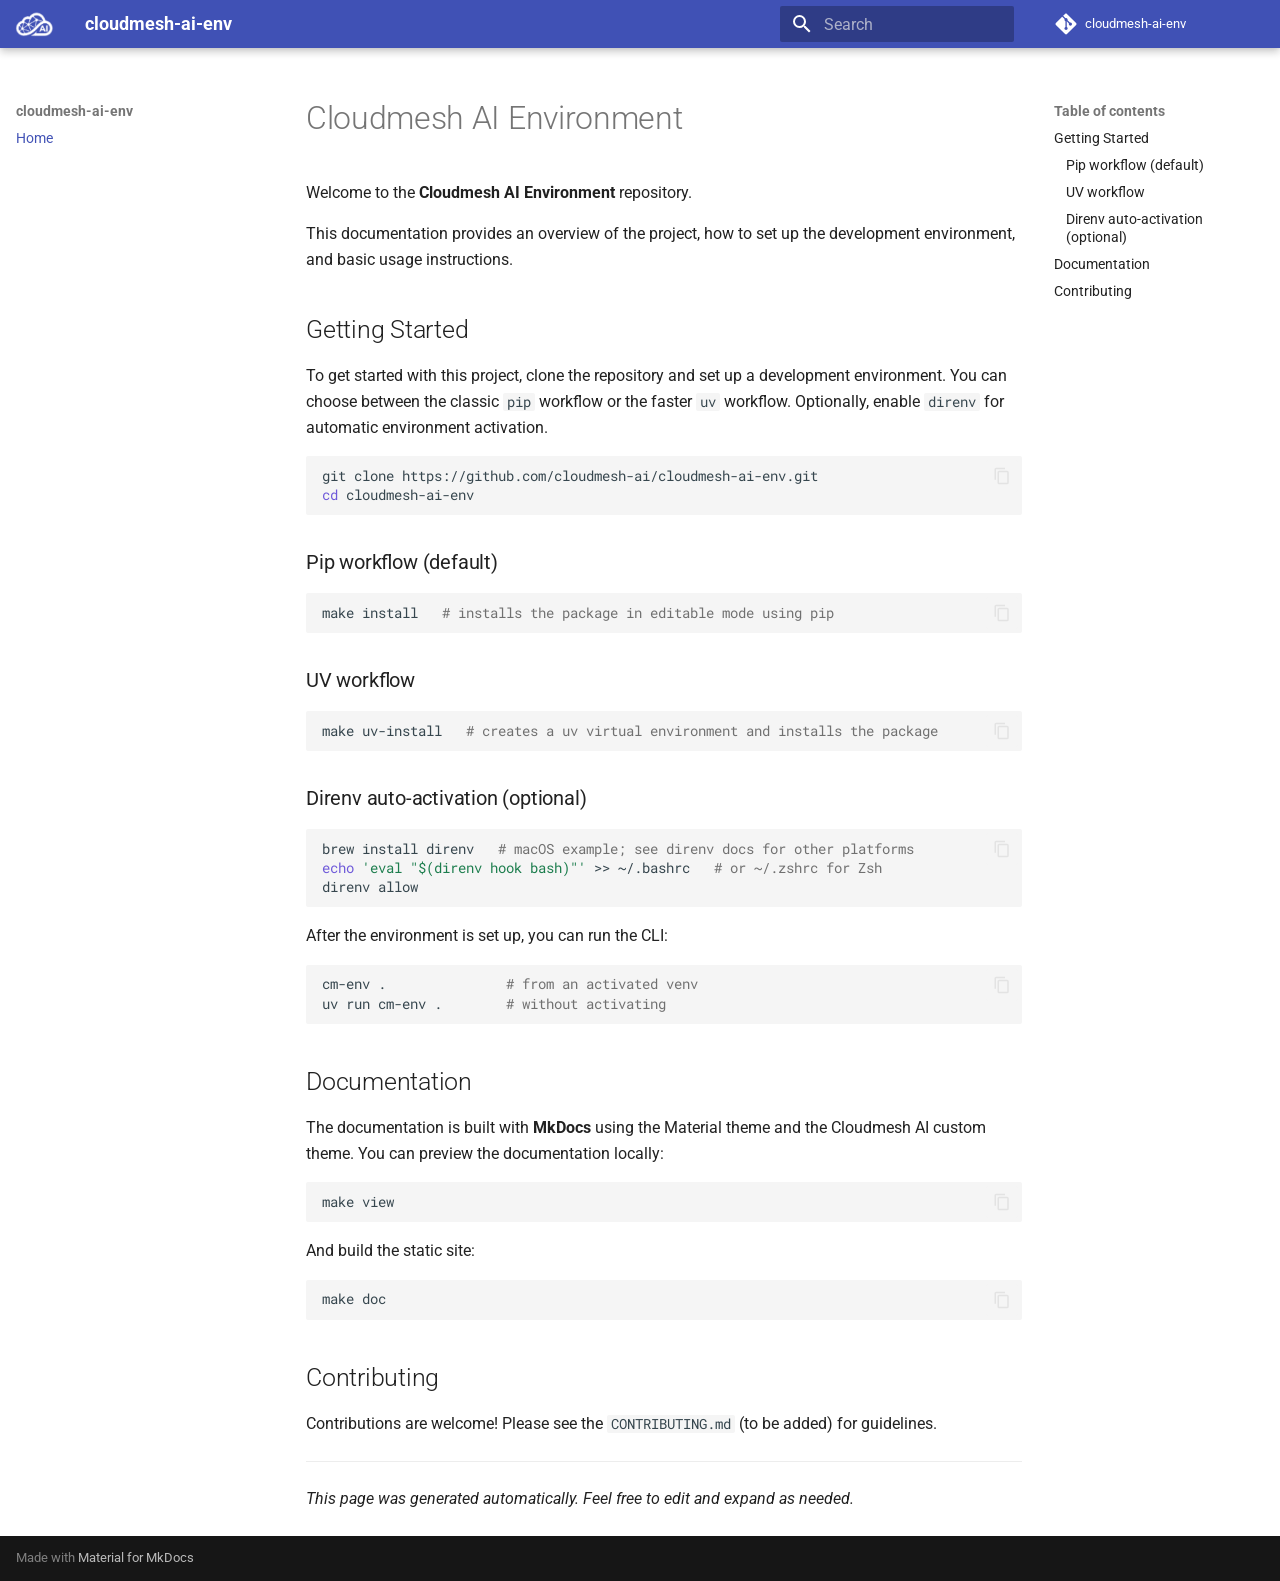
<file: index.html>
<!doctype html>
<html lang="en" class="no-js">
  <head>
    
      <meta charset="utf-8">
      <meta name="viewport" content="width=device-width,initial-scale=1">
      
        <meta name="description" content="Environment configuration for Cloudmesh AI.">
      
      
      
        <link rel="canonical" href="https://cloudmesh-ai.github.io/cloudmesh-ai-env/index.html">
      
      
      
      
        
      
      
      <link rel="icon" href="assets/theme/favicon.svg">
      <meta name="generator" content="mkdocs-1.6.1, mkdocs-material-9.8.2">
    
    
      
        <title>cloudmesh-ai-env</title>
      
    
    
      <link rel="stylesheet" href="assets/stylesheets/main.57a0d79d.min.css">
      
        
        <link rel="stylesheet" href="assets/stylesheets/palette.fb2fffe2.min.css">
      
      


    
    
      
    
    
      
        
        
        <link rel="preconnect" href="https://fonts.gstatic.com" crossorigin>
        <link rel="stylesheet" href="https://fonts.googleapis.com/css?family=Roboto:300,300i,400,400i,700,700i%7CRoboto+Mono:400,400i,700,700i&display=fallback">
        <style>:root{--md-text-font:"Roboto";--md-code-font:"Roboto Mono"}</style>
      
    
    
      <link rel="stylesheet" href="assets/_mkdocstrings.css">
    
      <link rel="stylesheet" href="css/custom.css">
    
    <script>__md_scope=new URL(".",location),__md_hash=e=>[...e].reduce(((e,_)=>(e<<5)-e+_.charCodeAt(0)),0),__md_get=(e,_=localStorage,t=__md_scope)=>JSON.parse(_.getItem(t.pathname+"."+e)),__md_set=(e,_,t=localStorage,a=__md_scope)=>{try{t.setItem(a.pathname+"."+e,JSON.stringify(_))}catch(e){}}</script>
    
      

    
    
  </head>
  
  
    
    
    
    
    
    <body dir="ltr" data-md-color-scheme="default" data-md-color-primary="indigo" data-md-color-accent="indigo">
  
    
    <input class="md-toggle" data-md-toggle="drawer" type="checkbox" id="__drawer" autocomplete="off">
    <input class="md-toggle" data-md-toggle="search" type="checkbox" id="__search" autocomplete="off">
    <label class="md-overlay" for="__drawer"></label>
    <div data-md-component="skip">
      
        
        <a href="#cloudmesh-ai-environment" class="md-skip">
          Skip to content
        </a>
      
    </div>
    <div data-md-component="announce">
      
    </div>
    
    
      

  

<header class="md-header md-header--shadow" data-md-component="header">
  <nav class="md-header__inner md-grid" aria-label="Header">
    <a href="index.html" title="cloudmesh-ai-env" class="md-header__button md-logo" aria-label="cloudmesh-ai-env" data-md-component="logo">
      
  <img src="assets/theme/logo-white.png" alt="logo">

    </a>
    <label class="md-header__button md-icon" for="__drawer">
      
      <svg xmlns="http://www.w3.org/2000/svg" viewBox="0 0 24 24"><path d="M3 6h18v2H3zm0 5h18v2H3zm0 5h18v2H3z"/></svg>
    </label>
    <div class="md-header__title" data-md-component="header-title">
      <div class="md-header__ellipsis">
        <div class="md-header__topic">
          <span class="md-ellipsis">
            cloudmesh-ai-env
          </span>
        </div>
        <div class="md-header__topic" data-md-component="header-topic">
          <span class="md-ellipsis">
            
              Home
            
          </span>
        </div>
      </div>
    </div>
    
      
    
    
    
    
      
      
        <label class="md-header__button md-icon" for="__search">
          
          <svg xmlns="http://www.w3.org/2000/svg" viewBox="0 0 24 24"><path d="M9.5 3A6.5 6.5 0 0 1 16 9.5c0 1.61-.59 3.09-1.56 4.23l.27.27h.79l5 5-1.5 1.5-5-5v-.79l-.27-.27A6.52 6.52 0 0 1 9.5 16 6.5 6.5 0 0 1 3 9.5 6.5 6.5 0 0 1 9.5 3m0 2C7 5 5 7 5 9.5S7 14 9.5 14 14 12 14 9.5 12 5 9.5 5"/></svg>
        </label>
        <div class="md-search" data-md-component="search" role="dialog">
  <label class="md-search__overlay" for="__search"></label>
  <div class="md-search__inner" role="search">
    <form class="md-search__form" name="search">
      <input type="text" class="md-search__input" name="query" aria-label="Search" placeholder="Search" autocapitalize="off" autocorrect="off" autocomplete="off" spellcheck="false" data-md-component="search-query" required>
      <label class="md-search__icon md-icon" for="__search">
        
        <svg xmlns="http://www.w3.org/2000/svg" viewBox="0 0 24 24"><path d="M9.5 3A6.5 6.5 0 0 1 16 9.5c0 1.61-.59 3.09-1.56 4.23l.27.27h.79l5 5-1.5 1.5-5-5v-.79l-.27-.27A6.52 6.52 0 0 1 9.5 16 6.5 6.5 0 0 1 3 9.5 6.5 6.5 0 0 1 9.5 3m0 2C7 5 5 7 5 9.5S7 14 9.5 14 14 12 14 9.5 12 5 9.5 5"/></svg>
        
        <svg xmlns="http://www.w3.org/2000/svg" viewBox="0 0 24 24"><path d="M20 11v2H8l5.5 5.5-1.42 1.42L4.16 12l7.92-7.92L13.5 5.5 8 11z"/></svg>
      </label>
      <nav class="md-search__options" aria-label="Search">
        
        <button type="reset" class="md-search__icon md-icon" title="Clear" aria-label="Clear" tabindex="-1">
          
          <svg xmlns="http://www.w3.org/2000/svg" viewBox="0 0 24 24"><path d="M19 6.41 17.59 5 12 10.59 6.41 5 5 6.41 10.59 12 5 17.59 6.41 19 12 13.41 17.59 19 19 17.59 13.41 12z"/></svg>
        </button>
      </nav>
      
    </form>
    <div class="md-search__output">
      <div class="md-search__scrollwrap" tabindex="0" data-md-scrollfix>
        <div class="md-search-result" data-md-component="search-result">
          <div class="md-search-result__meta">
            Initializing search
          </div>
          <ol class="md-search-result__list" role="presentation"></ol>
        </div>
      </div>
    </div>
  </div>
</div>
      
    
    
      <div class="md-header__source">
        <a href="https://github.com/cloudmesh-ai/cloudmesh-ai-env" title="Go to repository" class="md-source" data-md-component="source">
  <div class="md-source__icon md-icon">
    
    <svg xmlns="http://www.w3.org/2000/svg" viewBox="0 0 448 512"><!--! Font Awesome Free 7.1.0 by @fontawesome - https://fontawesome.com License - https://fontawesome.com/license/free (Icons: CC BY 4.0, Fonts: SIL OFL 1.1, Code: MIT License) Copyright 2025 Fonticons, Inc.--><path d="M439.6 236.1 244 40.5c-5.4-5.5-12.8-8.5-20.4-8.5s-15 3-20.4 8.4L162.5 81l51.5 51.5c27.1-9.1 52.7 16.8 43.4 43.7l49.7 49.7c34.2-11.8 61.2 31 35.5 56.7-26.5 26.5-70.2-2.9-56-37.3L240.3 199v121.9c25.3 12.5 22.3 41.8 9.1 55-6.4 6.4-15.2 10.1-24.3 10.1s-17.8-3.6-24.3-10.1c-17.6-17.6-11.1-46.9 11.2-56v-123c-20.8-8.5-24.6-30.7-18.6-45L142.6 101 8.5 235.1C3 240.6 0 247.9 0 255.5s3 15 8.5 20.4l195.6 195.7c5.4 5.4 12.7 8.4 20.4 8.4s15-3 20.4-8.4l194.7-194.7c5.4-5.4 8.4-12.8 8.4-20.4s-3-15-8.4-20.4"/></svg>
  </div>
  <div class="md-source__repository">
    cloudmesh-ai-env
  </div>
</a>
      </div>
    
  </nav>
  
</header>
    
    <div class="md-container" data-md-component="container">
      
      
        
          
        
      
      <main class="md-main" data-md-component="main">
        <div class="md-main__inner md-grid">
          
            
              
              <div class="md-sidebar md-sidebar--primary" data-md-component="sidebar" data-md-type="navigation" >
                <div class="md-sidebar__scrollwrap">
                  <div class="md-sidebar__inner">
                    



<nav class="md-nav md-nav--primary" aria-label="Navigation" data-md-level="0">
  <label class="md-nav__title" for="__drawer">
    <a href="index.html" title="cloudmesh-ai-env" class="md-nav__button md-logo" aria-label="cloudmesh-ai-env" data-md-component="logo">
      
  <img src="assets/theme/logo-white.png" alt="logo">

    </a>
    cloudmesh-ai-env
  </label>
  
    <div class="md-nav__source">
      <a href="https://github.com/cloudmesh-ai/cloudmesh-ai-env" title="Go to repository" class="md-source" data-md-component="source">
  <div class="md-source__icon md-icon">
    
    <svg xmlns="http://www.w3.org/2000/svg" viewBox="0 0 448 512"><!--! Font Awesome Free 7.1.0 by @fontawesome - https://fontawesome.com License - https://fontawesome.com/license/free (Icons: CC BY 4.0, Fonts: SIL OFL 1.1, Code: MIT License) Copyright 2025 Fonticons, Inc.--><path d="M439.6 236.1 244 40.5c-5.4-5.5-12.8-8.5-20.4-8.5s-15 3-20.4 8.4L162.5 81l51.5 51.5c27.1-9.1 52.7 16.8 43.4 43.7l49.7 49.7c34.2-11.8 61.2 31 35.5 56.7-26.5 26.5-70.2-2.9-56-37.3L240.3 199v121.9c25.3 12.5 22.3 41.8 9.1 55-6.4 6.4-15.2 10.1-24.3 10.1s-17.8-3.6-24.3-10.1c-17.6-17.6-11.1-46.9 11.2-56v-123c-20.8-8.5-24.6-30.7-18.6-45L142.6 101 8.5 235.1C3 240.6 0 247.9 0 255.5s3 15 8.5 20.4l195.6 195.7c5.4 5.4 12.7 8.4 20.4 8.4s15-3 20.4-8.4l194.7-194.7c5.4-5.4 8.4-12.8 8.4-20.4s-3-15-8.4-20.4"/></svg>
  </div>
  <div class="md-source__repository">
    cloudmesh-ai-env
  </div>
</a>
    </div>
  
  <ul class="md-nav__list" data-md-scrollfix>
    
      
      
  
  
    
  
  
  
    <li class="md-nav__item md-nav__item--active">
      
      <input class="md-nav__toggle md-toggle" type="checkbox" id="__toc">
      
      
        
      
      
        <label class="md-nav__link md-nav__link--active" for="__toc">
          
  
  
  <span class="md-ellipsis">
    
  
    Home
  

    
  </span>
  
  

          <span class="md-nav__icon md-icon"></span>
        </label>
      
      <a href="index.html" class="md-nav__link md-nav__link--active">
        
  
  
  <span class="md-ellipsis">
    
  
    Home
  

    
  </span>
  
  

      </a>
      
        

<nav class="md-nav md-nav--secondary" aria-label="Table of contents">
  
  
  
    
  
  
    <label class="md-nav__title" for="__toc">
      <span class="md-nav__icon md-icon"></span>
      Table of contents
    </label>
    <ul class="md-nav__list" data-md-component="toc" data-md-scrollfix>
      
        <li class="md-nav__item">
  <a href="#getting-started" class="md-nav__link">
    <span class="md-ellipsis">
      
        Getting Started
      
    </span>
  </a>
  
    <nav class="md-nav" aria-label="Getting Started">
      <ul class="md-nav__list">
        
          <li class="md-nav__item">
  <a href="#pip-workflow-default" class="md-nav__link">
    <span class="md-ellipsis">
      
        Pip workflow (default)
      
    </span>
  </a>
  
</li>
        
          <li class="md-nav__item">
  <a href="#uv-workflow" class="md-nav__link">
    <span class="md-ellipsis">
      
        UV workflow
      
    </span>
  </a>
  
</li>
        
          <li class="md-nav__item">
  <a href="#direnv-autoactivation-optional" class="md-nav__link">
    <span class="md-ellipsis">
      
        Direnv auto‑activation (optional)
      
    </span>
  </a>
  
</li>
        
      </ul>
    </nav>
  
</li>
      
        <li class="md-nav__item">
  <a href="#documentation" class="md-nav__link">
    <span class="md-ellipsis">
      
        Documentation
      
    </span>
  </a>
  
</li>
      
        <li class="md-nav__item">
  <a href="#contributing" class="md-nav__link">
    <span class="md-ellipsis">
      
        Contributing
      
    </span>
  </a>
  
</li>
      
    </ul>
  
</nav>
      
    </li>
  

    
  </ul>
</nav>
                  </div>
                </div>
              </div>
            
            
              
              <div class="md-sidebar md-sidebar--secondary" data-md-component="sidebar" data-md-type="toc" >
                <div class="md-sidebar__scrollwrap">
                  <div class="md-sidebar__inner">
                    

<nav class="md-nav md-nav--secondary" aria-label="Table of contents">
  
  
  
    
  
  
    <label class="md-nav__title" for="__toc">
      <span class="md-nav__icon md-icon"></span>
      Table of contents
    </label>
    <ul class="md-nav__list" data-md-component="toc" data-md-scrollfix>
      
        <li class="md-nav__item">
  <a href="#getting-started" class="md-nav__link">
    <span class="md-ellipsis">
      
        Getting Started
      
    </span>
  </a>
  
    <nav class="md-nav" aria-label="Getting Started">
      <ul class="md-nav__list">
        
          <li class="md-nav__item">
  <a href="#pip-workflow-default" class="md-nav__link">
    <span class="md-ellipsis">
      
        Pip workflow (default)
      
    </span>
  </a>
  
</li>
        
          <li class="md-nav__item">
  <a href="#uv-workflow" class="md-nav__link">
    <span class="md-ellipsis">
      
        UV workflow
      
    </span>
  </a>
  
</li>
        
          <li class="md-nav__item">
  <a href="#direnv-autoactivation-optional" class="md-nav__link">
    <span class="md-ellipsis">
      
        Direnv auto‑activation (optional)
      
    </span>
  </a>
  
</li>
        
      </ul>
    </nav>
  
</li>
      
        <li class="md-nav__item">
  <a href="#documentation" class="md-nav__link">
    <span class="md-ellipsis">
      
        Documentation
      
    </span>
  </a>
  
</li>
      
        <li class="md-nav__item">
  <a href="#contributing" class="md-nav__link">
    <span class="md-ellipsis">
      
        Contributing
      
    </span>
  </a>
  
</li>
      
    </ul>
  
</nav>
                  </div>
                </div>
              </div>
            
          
          
            <div class="md-content" data-md-component="content">
              
              <article class="md-content__inner md-typeset">
                
                  


  
  



<style>
.doc-object { 
    border: 1px solid rgba(0, 0, 0, 0.2) !important; 
    border-radius: 4px !important; 
    padding: 0.5rem !important; 
    margin: 0.5rem 0 !important; 
    background-color: #ffffff !important;
}

.doc-object .doc-object {
    background-color: transparent !important;
}

[data-md-color-scheme="slate"] .doc-object {
    border: 1px solid rgba(255, 255, 255, 0.2) !important;
}

/* Remove width restrictions to allow content to fill available space */
:root {
    --md-content-max-width: 100% !important;
}

.md-content__inner, 
.md-main__inner,
.md-grid {
    max-width: none !important;
    width: 100% !important;
}

/* Add breathing room between the middle column and sidebars */
.md-content__inner {
    padding-left: 2rem !important;
    padding-right: 2rem !important;
}
</style>
<h1 id="cloudmesh-ai-environment">Cloudmesh AI Environment</h1>
<p>Welcome to the <strong>Cloudmesh AI Environment</strong> repository.</p>
<p>This documentation provides an overview of the project, how to set up the development environment, and basic usage instructions.</p>
<h2 id="getting-started">Getting Started</h2>
<p>To get started with this project, clone the repository and set up a development environment. You can choose between the classic <code>pip</code> workflow or the faster <code>uv</code> workflow. Optionally, enable <code>direnv</code> for automatic environment activation.</p>
<div class="highlight"><pre><span></span><code><span id="__span-0-1"><a id="__codelineno-0-1" name="__codelineno-0-1" href="#__codelineno-0-1"></a>git<span class="w"> </span>clone<span class="w"> </span>https://github.com/cloudmesh-ai/cloudmesh-ai-env.git
</span><span id="__span-0-2"><a id="__codelineno-0-2" name="__codelineno-0-2" href="#__codelineno-0-2"></a><span class="nb">cd</span><span class="w"> </span>cloudmesh-ai-env
</span></code></pre></div>
<h3 id="pip-workflow-default">Pip workflow (default)</h3>
<div class="highlight"><pre><span></span><code><span id="__span-1-1"><a id="__codelineno-1-1" name="__codelineno-1-1" href="#__codelineno-1-1"></a>make<span class="w"> </span>install<span class="w">   </span><span class="c1"># installs the package in editable mode using pip</span>
</span></code></pre></div>
<h3 id="uv-workflow">UV workflow</h3>
<div class="highlight"><pre><span></span><code><span id="__span-2-1"><a id="__codelineno-2-1" name="__codelineno-2-1" href="#__codelineno-2-1"></a>make<span class="w"> </span>uv-install<span class="w">   </span><span class="c1"># creates a uv virtual environment and installs the package</span>
</span></code></pre></div>
<h3 id="direnv-autoactivation-optional">Direnv auto‑activation (optional)</h3>
<div class="highlight"><pre><span></span><code><span id="__span-3-1"><a id="__codelineno-3-1" name="__codelineno-3-1" href="#__codelineno-3-1"></a>brew<span class="w"> </span>install<span class="w"> </span>direnv<span class="w">   </span><span class="c1"># macOS example; see direnv docs for other platforms</span>
</span><span id="__span-3-2"><a id="__codelineno-3-2" name="__codelineno-3-2" href="#__codelineno-3-2"></a><span class="nb">echo</span><span class="w"> </span><span class="s1">'eval "$(direnv hook bash)"'</span><span class="w"> </span>&gt;&gt;<span class="w"> </span>~/.bashrc<span class="w">   </span><span class="c1"># or ~/.zshrc for Zsh</span>
</span><span id="__span-3-3"><a id="__codelineno-3-3" name="__codelineno-3-3" href="#__codelineno-3-3"></a>direnv<span class="w"> </span>allow
</span></code></pre></div>
<p>After the environment is set up, you can run the CLI:</p>
<div class="highlight"><pre><span></span><code><span id="__span-4-1"><a id="__codelineno-4-1" name="__codelineno-4-1" href="#__codelineno-4-1"></a>cm-env<span class="w"> </span>.<span class="w">               </span><span class="c1"># from an activated venv</span>
</span><span id="__span-4-2"><a id="__codelineno-4-2" name="__codelineno-4-2" href="#__codelineno-4-2"></a>uv<span class="w"> </span>run<span class="w"> </span>cm-env<span class="w"> </span>.<span class="w">        </span><span class="c1"># without activating</span>
</span></code></pre></div>
<h2 id="documentation">Documentation</h2>
<p>The documentation is built with <strong>MkDocs</strong> using the Material theme and the Cloudmesh AI custom theme. You can preview the documentation locally:</p>
<div class="highlight"><pre><span></span><code><span id="__span-5-1"><a id="__codelineno-5-1" name="__codelineno-5-1" href="#__codelineno-5-1"></a>make<span class="w"> </span>view
</span></code></pre></div>
<p>And build the static site:</p>
<div class="highlight"><pre><span></span><code><span id="__span-6-1"><a id="__codelineno-6-1" name="__codelineno-6-1" href="#__codelineno-6-1"></a>make<span class="w"> </span>doc
</span></code></pre></div>
<h2 id="contributing">Contributing</h2>
<p>Contributions are welcome! Please see the <code>CONTRIBUTING.md</code> (to be added) for guidelines.</p>
<hr />
<p><em>This page was generated automatically. Feel free to edit and expand as needed.</em></p>












                
              </article>
            </div>
          
          
<script>var target=document.getElementById(location.hash.slice(1));target&&target.name&&(target.checked=target.name.startsWith("__tabbed_"))</script>
        </div>
        
      </main>
      
        <footer class="md-footer">
  
  <div class="md-footer-meta md-typeset">
    <div class="md-footer-meta__inner md-grid">
      <div class="md-copyright">
  
  
    Made with
    <a href="https://squidfunk.github.io/mkdocs-material/" target="_blank" rel="noopener">
      Material for MkDocs
    </a>
  
</div>
      
    </div>
  </div>
</footer>
      
    </div>
    <div class="md-dialog" data-md-component="dialog">
      <div class="md-dialog__inner md-typeset"></div>
    </div>
    
    
    
      
      
      <script id="__config" type="application/json">{"annotate": null, "base": ".", "features": ["navigation.sections", "navigation.expand", "content.code.copy"], "search": "assets/javascripts/workers/search.a7633da7.min.js", "tags": null, "translations": {"clipboard.copied": "Copied to clipboard", "clipboard.copy": "Copy to clipboard", "search.result.more.one": "1 more on this page", "search.result.more.other": "# more on this page", "search.result.none": "No matching documents", "search.result.one": "1 matching document", "search.result.other": "# matching documents", "search.result.placeholder": "Type to start searching", "search.result.term.missing": "Missing", "select.version": "Select version"}, "version": null}</script>
    
    
      <script src="assets/javascripts/bundle.a5f9d56c.min.js"></script>
      
    
  </body>
</html>
</file>
<file: assets/_mkdocstrings.css>
/* Avoid breaking parameter names, etc. in table cells. */
.doc-contents td code {
  word-break: normal !important;
}

/* No line break before first paragraph of descriptions. */
.doc-md-description,
.doc-md-description>p:first-child {
  display: inline;
}

/* No text transformation from Material for MkDocs for H5 headings. */
.md-typeset h5 .doc-object-name {
  text-transform: none;
}

/* Max width for docstring sections tables. */
.doc .md-typeset__table,
.doc .md-typeset__table table {
  display: table !important;
  width: 100%;
}

.doc .md-typeset__table tr {
  display: table-row;
}

/* Defaults in Spacy table style. */
.doc-param-default,
.doc-type_param-default {
  float: right;
}

/* Parameter headings must be inline, not blocks. */
.doc-heading-parameter,
.doc-heading-type_parameter {
  display: inline;
}

/* Default font size for parameter headings. */
.md-typeset .doc-heading-parameter {
  font-size: inherit;
}

/* Prefer space on the right, not the left of parameter permalinks. */
.doc-heading-parameter .headerlink,
.doc-heading-type_parameter .headerlink {
  margin-left: 0 !important;
  margin-right: 0.2rem;
}

/* Backward-compatibility: docstring section titles in bold. */
.doc-section-title {
  font-weight: bold;
}

/* Backlinks crumb separator. */
.doc-backlink-crumb {
  display: inline-flex;
  gap: .2rem;
  white-space: nowrap;
  align-items: center;
  vertical-align: middle;
}
.doc-backlink-crumb:not(:first-child)::before {
  background-color: var(--md-default-fg-color--lighter);
  content: "";
  display: inline;
  height: 1rem;
  --md-path-icon: url('data:image/svg+xml;charset=utf-8,<svg xmlns="http://www.w3.org/2000/svg" viewBox="0 0 24 24"><path d="M8.59 16.58 13.17 12 8.59 7.41 10 6l6 6-6 6z"/></svg>');
  -webkit-mask-image: var(--md-path-icon);
  mask-image: var(--md-path-icon);
  width: 1rem;
}
.doc-backlink-crumb.last {
  font-weight: bold;
}

/* Symbols in Navigation and ToC. */
:root, :host,
[data-md-color-scheme="default"] {
  --doc-symbol-parameter-fg-color: #df50af;
  --doc-symbol-type_parameter-fg-color: #df50af;
  --doc-symbol-attribute-fg-color: #953800;
  --doc-symbol-function-fg-color: #8250df;
  --doc-symbol-method-fg-color: #8250df;
  --doc-symbol-class-fg-color: #0550ae;
  --doc-symbol-type_alias-fg-color: #0550ae;
  --doc-symbol-module-fg-color: #5cad0f;

  --doc-symbol-parameter-bg-color: #df50af1a;
  --doc-symbol-type_parameter-bg-color: #df50af1a;
  --doc-symbol-attribute-bg-color: #9538001a;
  --doc-symbol-function-bg-color: #8250df1a;
  --doc-symbol-method-bg-color: #8250df1a;
  --doc-symbol-class-bg-color: #0550ae1a;
  --doc-symbol-type_alias-bg-color: #0550ae1a;
  --doc-symbol-module-bg-color: #5cad0f1a;
}

[data-md-color-scheme="slate"] {
  --doc-symbol-parameter-fg-color: #ffa8cc;
  --doc-symbol-type_parameter-fg-color: #ffa8cc;
  --doc-symbol-attribute-fg-color: #ffa657;
  --doc-symbol-function-fg-color: #d2a8ff;
  --doc-symbol-method-fg-color: #d2a8ff;
  --doc-symbol-class-fg-color: #79c0ff;
  --doc-symbol-type_alias-fg-color: #79c0ff;
  --doc-symbol-module-fg-color: #baff79;

  --doc-symbol-parameter-bg-color: #ffa8cc1a;
  --doc-symbol-type_parameter-bg-color: #ffa8cc1a;
  --doc-symbol-attribute-bg-color: #ffa6571a;
  --doc-symbol-function-bg-color: #d2a8ff1a;
  --doc-symbol-method-bg-color: #d2a8ff1a;
  --doc-symbol-class-bg-color: #79c0ff1a;
  --doc-symbol-type_alias-bg-color: #79c0ff1a;
  --doc-symbol-module-bg-color: #baff791a;
}

code.doc-symbol {
  border-radius: .1rem;
  font-size: .85em;
  padding: 0 .3em;
  font-weight: bold;
}

code.doc-symbol-parameter,
a code.doc-symbol-parameter {
  color: var(--doc-symbol-parameter-fg-color);
  background-color: var(--doc-symbol-parameter-bg-color);
}

code.doc-symbol-parameter::after {
  content: "param";
}

code.doc-symbol-type_parameter,
a code.doc-symbol-type_parameter {
  color: var(--doc-symbol-type_parameter-fg-color);
  background-color: var(--doc-symbol-type_parameter-bg-color);
}

code.doc-symbol-type_parameter::after {
  content: "type-param";
}

code.doc-symbol-attribute,
a code.doc-symbol-attribute {
  color: var(--doc-symbol-attribute-fg-color);
  background-color: var(--doc-symbol-attribute-bg-color);
}

code.doc-symbol-attribute::after {
  content: "attr";
}

code.doc-symbol-function,
a code.doc-symbol-function {
  color: var(--doc-symbol-function-fg-color);
  background-color: var(--doc-symbol-function-bg-color);
}

code.doc-symbol-function::after {
  content: "func";
}

code.doc-symbol-method,
a code.doc-symbol-method {
  color: var(--doc-symbol-method-fg-color);
  background-color: var(--doc-symbol-method-bg-color);
}

code.doc-symbol-method::after {
  content: "meth";
}

code.doc-symbol-class,
a code.doc-symbol-class {
  color: var(--doc-symbol-class-fg-color);
  background-color: var(--doc-symbol-class-bg-color);
}

code.doc-symbol-class::after {
  content: "class";
}


code.doc-symbol-type_alias,
a code.doc-symbol-type_alias {
  color: var(--doc-symbol-type_alias-fg-color);
  background-color: var(--doc-symbol-type_alias-bg-color);
}

code.doc-symbol-type_alias::after {
  content: "type";
}

code.doc-symbol-module,
a code.doc-symbol-module {
  color: var(--doc-symbol-module-fg-color);
  background-color: var(--doc-symbol-module-bg-color);
}

code.doc-symbol-module::after {
  content: "mod";
}

.doc-signature .autorefs {
  color: inherit;
  border-bottom: 1px dotted currentcolor;
}

/* Source code blocks (admonitions). */
:root {
  --md-admonition-icon--mkdocstrings-source: url('data:image/svg+xml;charset=utf-8,<svg xmlns="http://www.w3.org/2000/svg" viewBox="0 0 24 24"><path d="M15.22 4.97a.75.75 0 0 1 1.06 0l6.5 6.5a.75.75 0 0 1 0 1.06l-6.5 6.5a.749.749 0 0 1-1.275-.326.75.75 0 0 1 .215-.734L21.19 12l-5.97-5.97a.75.75 0 0 1 0-1.06m-6.44 0a.75.75 0 0 1 0 1.06L2.81 12l5.97 5.97a.749.749 0 0 1-.326 1.275.75.75 0 0 1-.734-.215l-6.5-6.5a.75.75 0 0 1 0-1.06l6.5-6.5a.75.75 0 0 1 1.06 0"/></svg>')
}
.md-typeset .admonition.mkdocstrings-source,
.md-typeset details.mkdocstrings-source {
  border: none;
  padding: 0;
}
.md-typeset .admonition.mkdocstrings-source:focus-within,
.md-typeset details.mkdocstrings-source:focus-within {
  box-shadow: none;
}
.md-typeset .mkdocstrings-source > .admonition-title,
.md-typeset .mkdocstrings-source > summary {
  background-color: inherit;
}
.md-typeset .mkdocstrings-source > .admonition-title::before,
.md-typeset .mkdocstrings-source > summary::before {
  background-color: var(--md-default-fg-color);
  -webkit-mask-image: var(--md-admonition-icon--mkdocstrings-source);
          mask-image: var(--md-admonition-icon--mkdocstrings-source);
}
</file>
<file: css/custom.css>
/* Custom CSS for Cloudmesh AI Environment documentation */
</file>
<file: assets/stylesheets/main.57a0d79d.min.css>
@charset "UTF-8";html{box-sizing:border-box;-webkit-text-size-adjust:none;-moz-text-size-adjust:none;text-size-adjust:none}*,:after,:before{box-sizing:inherit}@media(prefers-reduced-motion){*,:after,:before{transition:none!important}}body{margin:0;-webkit-font-smoothing:antialiased;-moz-osx-font-smoothing:grayscale;--md-text-font-family:var(--md-text-font, _),
    -apple-system, BlinkMacSystemFont, Helvetica, Arial, sans-serif;--md-code-font-family:var(--md-code-font, _),
    SFMono-Regular, Consolas, Menlo, monospace}.md-typeset code:not(.focus-visible),a,button,input,label{-webkit-tap-highlight-color:transparent}a{color:inherit;text-decoration:none}hr{box-sizing:initial;display:block;height:.05rem;padding:0;overflow:visible;border:0}small{font-size:80%}sub,sup{line-height:1em}img{border-style:none}table{border-spacing:0;border-collapse:initial}td,th{font-weight:400;vertical-align:top}button{padding:0;margin:0;font-family:inherit;font-size:inherit;background:#0000;border:0}input{border:0;outline:none}:root{--md-primary-fg-color:#4051b5;--md-primary-fg-color--light:#5d6cc0;--md-primary-fg-color--dark:#303fa1;--md-primary-bg-color:#fff;--md-primary-bg-color--light:#ffffffb3;--md-accent-fg-color:#526cfe;--md-accent-fg-color--transparent:#526cfe1a;--md-accent-bg-color:#fff;--md-accent-bg-color--light:#ffffffb3;--md-typeset-table-sort-icon:url("data:image/svg+xml;charset=utf-8,<svg xmlns='http://www.w3.org/2000/svg' viewBox='0 0 24 24'><path d='m18 21-4-4h3V7h-3l4-4 4 4h-3v10h3M2 19v-2h10v2M2 13v-2h7v2M2 7V5h4v2z'/></svg>");--md-typeset-table-sort-icon--asc:url("data:image/svg+xml;charset=utf-8,<svg xmlns='http://www.w3.org/2000/svg' viewBox='0 0 24 24'><path d='M19 17h3l-4 4-4-4h3V3h2M2 17h10v2H2M6 5v2H2V5m0 6h7v2H2z'/></svg>");--md-typeset-table-sort-icon--desc:url("data:image/svg+xml;charset=utf-8,<svg xmlns='http://www.w3.org/2000/svg' viewBox='0 0 24 24'><path d='M19 7h3l-4-4-4 4h3v14h2M2 17h10v2H2M6 5v2H2V5m0 6h7v2H2z'/></svg>")}[data-md-color-scheme=default]{color-scheme:light}[data-md-color-scheme=default] img[src$="#gh-dark-mode-only"],[data-md-color-scheme=default] img[src$="#only-dark"]{display:none}:root,[data-md-color-scheme=default]{--md-hue:225deg;--md-default-fg-color:#000000de;--md-default-fg-color--light:#0000008a;--md-default-fg-color--lighter:#00000052;--md-default-fg-color--lightest:#00000012;--md-default-bg-color:#fff;--md-default-bg-color--light:#ffffffb3;--md-default-bg-color--lighter:#ffffff4d;--md-default-bg-color--lightest:#ffffff1f;--md-code-fg-color:#36464e;--md-code-bg-color:#f5f5f5;--md-code-bg-color--light:#f5f5f5b3;--md-code-bg-color--lighter:#f5f5f54d;--md-code-hl-color:#4287ff;--md-code-hl-color--light:#4287ff1a;--md-code-hl-number-color:#d52a2a;--md-code-hl-special-color:#db1457;--md-code-hl-function-color:#a846b9;--md-code-hl-constant-color:#6e59d9;--md-code-hl-keyword-color:#3f6ec6;--md-code-hl-string-color:#1c7d4d;--md-code-hl-name-color:var(--md-code-fg-color);--md-code-hl-operator-color:var(--md-default-fg-color--light);--md-code-hl-punctuation-color:var(--md-default-fg-color--light);--md-code-hl-comment-color:var(--md-default-fg-color--light);--md-code-hl-generic-color:var(--md-default-fg-color--light);--md-code-hl-variable-color:var(--md-default-fg-color--light);--md-typeset-color:var(--md-default-fg-color);--md-typeset-a-color:var(--md-primary-fg-color);--md-typeset-del-color:#f5503d26;--md-typeset-ins-color:#0bd57026;--md-typeset-kbd-color:#fafafa;--md-typeset-kbd-accent-color:#fff;--md-typeset-kbd-border-color:#b8b8b8;--md-typeset-mark-color:#ffff0080;--md-typeset-table-color:#0000001f;--md-typeset-table-color--light:#00000009;--md-admonition-fg-color:var(--md-default-fg-color);--md-admonition-bg-color:var(--md-default-bg-color);--md-warning-fg-color:#000000de;--md-warning-bg-color:#ff9;--md-footer-fg-color:#fff;--md-footer-fg-color--light:#ffffffb3;--md-footer-fg-color--lighter:#ffffff73;--md-footer-bg-color:#000000de;--md-footer-bg-color--dark:#00000052;--md-shadow-z1:0 0.2rem 0.5rem #0000000d,
    0 0 0.05rem #0000001a;--md-shadow-z2:0 0.2rem 0.5rem #0000001a,
    0 0 0.05rem #00000040;--md-shadow-z3:0 0.2rem 0.5rem #0003,
    0 0 0.05rem #00000059}.md-icon svg{display:block;width:1.2rem;height:1.2rem;fill:currentcolor}aside,body,input{font-family:var(--md-text-font-family);font-feature-settings:"kern","liga";color:var(--md-typeset-color)}code,kbd,pre{font-family:var(--md-code-font-family);font-feature-settings:"kern"}.md-typeset{font-size:.8rem;line-height:1.6;overflow-wrap:break-word;-webkit-print-color-adjust:exact;color-adjust:exact}@media print{.md-typeset{font-size:.68rem}.md-typeset code,.md-typeset kbd,.md-typeset pre{white-space:pre-wrap}}.md-typeset blockquote,.md-typeset dl,.md-typeset figure,.md-typeset ol,.md-typeset pre,.md-typeset ul{margin-top:1em;margin-bottom:1em}.md-typeset h1{margin:0 0 1.25em;font-size:2em;line-height:1.3;color:var(--md-default-fg-color--light)}.md-typeset h1,.md-typeset h2{font-weight:300;letter-spacing:-.01em}.md-typeset h2{margin:1.6em 0 .64em;font-size:1.5625em;line-height:1.4}.md-typeset h3{margin:1.6em 0 .8em;font-size:1.25em;font-weight:400;line-height:1.5;letter-spacing:-.01em}.md-typeset h2+h3{margin-top:.8em}.md-typeset h4{margin:1em 0;font-weight:700;letter-spacing:-.01em}.md-typeset h5,.md-typeset h6{margin:1.25em 0;font-size:.8em;font-weight:700;color:var(--md-default-fg-color--light);letter-spacing:-.01em}.md-typeset h5{text-transform:uppercase}.md-typeset h5 code{text-transform:none}.md-typeset hr{display:flow-root;margin:1.5em 0;border-bottom:.05rem solid var(--md-default-fg-color--lightest)}.md-typeset a{color:var(--md-typeset-a-color);word-break:break-word}.md-typeset a,.md-typeset a:before{transition:color 125ms}.md-typeset a:focus,.md-typeset a:hover{color:var(--md-accent-fg-color)}.md-typeset a:focus code,.md-typeset a:hover code{color:var(--md-accent-fg-color);background-color:var(--md-accent-fg-color--transparent)}.md-typeset a code{color:var(--md-typeset-a-color)}.md-typeset a.focus-visible{outline-color:var(--md-accent-fg-color);outline-offset:.2rem}.md-typeset code,.md-typeset kbd,.md-typeset pre{font-variant-ligatures:none;color:var(--md-code-fg-color);direction:ltr;transition:background-color 125ms}.md-typeset code{padding:0 .2941176471em;font-size:.85em;word-break:break-word;background-color:var(--md-code-bg-color);border-radius:.1rem;-webkit-box-decoration-break:clone;box-decoration-break:clone;transition:color 125ms,background-color 125ms}.md-typeset code:not(.focus-visible){outline:none}.md-typeset pre{position:relative;display:flow-root;line-height:1.4}.md-typeset pre>code{display:block;padding:.7720588235em 1.1764705882em;margin:0;overflow:auto;word-break:normal;touch-action:auto;scrollbar-color:var(--md-default-fg-color--lighter) #0000;scrollbar-width:thin;outline-color:var(--md-accent-fg-color);box-shadow:none;-webkit-box-decoration-break:slice;box-decoration-break:slice}.md-typeset pre>code:hover{scrollbar-color:var(--md-accent-fg-color) #0000}.md-typeset pre>code::-webkit-scrollbar{width:.2rem;height:.2rem}.md-typeset pre>code::-webkit-scrollbar-thumb{background-color:var(--md-default-fg-color--lighter)}.md-typeset pre>code::-webkit-scrollbar-thumb:hover{background-color:var(--md-accent-fg-color)}.md-typeset kbd{display:inline-block;padding:0 .6666666667em;font-size:.75em;color:var(--md-default-fg-color);word-break:break-word;vertical-align:text-top;background-color:var(--md-typeset-kbd-color);border-radius:.1rem;box-shadow:0 .1rem 0 .05rem var(--md-typeset-kbd-border-color),0 .1rem 0 var(--md-typeset-kbd-border-color),0 -.1rem .2rem var(--md-typeset-kbd-accent-color) inset}.md-typeset mark{color:inherit;word-break:break-word;background-color:var(--md-typeset-mark-color);-webkit-box-decoration-break:clone;box-decoration-break:clone}.md-typeset abbr{text-decoration:none;cursor:help}.md-typeset [data-preview],.md-typeset abbr{border-bottom:.05rem dotted var(--md-default-fg-color--light)}.md-typeset small{opacity:.75}[dir=ltr] .md-typeset sub,[dir=ltr] .md-typeset sup{margin-left:.078125em}[dir=rtl] .md-typeset sub,[dir=rtl] .md-typeset sup{margin-right:.078125em}[dir=ltr] .md-typeset blockquote{padding-left:.6rem;border-left:.2rem solid var(--md-default-fg-color--lighter)}[dir=rtl] .md-typeset blockquote{padding-right:.6rem;border-right:.2rem solid var(--md-default-fg-color--lighter)}.md-typeset blockquote{margin-left:0;margin-right:0;color:var(--md-default-fg-color--light)}.md-typeset ul{list-style-type:disc}.md-typeset ul[type]{list-style-type:revert-layer}[dir=ltr] .md-typeset ol,[dir=ltr] .md-typeset ol li ol,[dir=ltr] .md-typeset ol li ul,[dir=ltr] .md-typeset ul,[dir=ltr] .md-typeset ul li ol,[dir=ltr] .md-typeset ul li ul{margin-left:.625em}[dir=rtl] .md-typeset ol,[dir=rtl] .md-typeset ol li ol,[dir=rtl] .md-typeset ol li ul,[dir=rtl] .md-typeset ul,[dir=rtl] .md-typeset ul li ol,[dir=rtl] .md-typeset ul li ul{margin-right:.625em}.md-typeset ol,.md-typeset ul{padding:0}.md-typeset ol:not([hidden]),.md-typeset ul:not([hidden]){display:flow-root}.md-typeset ol ol,.md-typeset ul ol{list-style-type:lower-alpha}.md-typeset ol ol ol,.md-typeset ul ol ol{list-style-type:lower-roman}.md-typeset ol ol ol ol,.md-typeset ul ol ol ol{list-style-type:upper-alpha}.md-typeset ol ol ol ol ol,.md-typeset ul ol ol ol ol{list-style-type:upper-roman}.md-typeset ol[type],.md-typeset ul[type]{list-style-type:revert-layer}[dir=ltr] .md-typeset ol li,[dir=ltr] .md-typeset ul li{margin-left:1.25em}[dir=rtl] .md-typeset ol li,[dir=rtl] .md-typeset ul li{margin-right:1.25em}.md-typeset ol li,.md-typeset ul li{margin-bottom:.5em}.md-typeset ol li blockquote,.md-typeset ol li p,.md-typeset ul li blockquote,.md-typeset ul li p{margin:.5em 0}.md-typeset ol li:last-child,.md-typeset ul li:last-child{margin-bottom:0}.md-typeset ol li ol,.md-typeset ol li ul,.md-typeset ul li ol,.md-typeset ul li ul{margin-top:.5em;margin-bottom:.5em}[dir=ltr] .md-typeset dd{margin-left:1.875em}[dir=rtl] .md-typeset dd{margin-right:1.875em}.md-typeset dd{margin-top:1em;margin-bottom:1.5em}.md-typeset img,.md-typeset svg,.md-typeset video{max-width:100%;height:auto}.md-typeset img[align=left]{margin:1em 1em 1em 0}.md-typeset img[align=right]{margin:1em 0 1em 1em}.md-typeset img[align]:only-child{margin-top:0}.md-typeset figure{display:flow-root;width:fit-content;max-width:100%;margin:1em auto;text-align:center}.md-typeset figure img{display:block;margin:0 auto}.md-typeset figcaption{max-width:24rem;margin:1em auto;font-style:italic}.md-typeset iframe{max-width:100%}.md-typeset table:not([class]){display:inline-block;max-width:100%;overflow:auto;font-size:.64rem;touch-action:auto;background-color:var(--md-default-bg-color);border:.05rem solid var(--md-typeset-table-color);border-radius:.1rem}@media print{.md-typeset table:not([class]){display:table}}.md-typeset table:not([class])+*{margin-top:1.5em}.md-typeset table:not([class]) td>:first-child,.md-typeset table:not([class]) th>:first-child{margin-top:0}.md-typeset table:not([class]) td>:last-child,.md-typeset table:not([class]) th>:last-child{margin-bottom:0}.md-typeset table:not([class]) td:not([align]),.md-typeset table:not([class]) th:not([align]){text-align:left}[dir=rtl] .md-typeset table:not([class]) td:not([align]),[dir=rtl] .md-typeset table:not([class]) th:not([align]){text-align:right}.md-typeset table:not([class]) th{min-width:5rem;padding:.9375em 1.25em;font-weight:700;vertical-align:top}.md-typeset table:not([class]) td{padding:.9375em 1.25em;vertical-align:top;border-top:.05rem solid var(--md-typeset-table-color)}.md-typeset table:not([class]) tbody tr{transition:background-color 125ms}.md-typeset table:not([class]) tbody tr:hover{background-color:var(--md-typeset-table-color--light);box-shadow:0 .05rem 0 var(--md-default-bg-color) inset}.md-typeset table:not([class]) a{word-break:normal}.md-typeset table th[role=columnheader]{cursor:pointer}[dir=ltr] .md-typeset table th[role=columnheader]:after{margin-left:.5em}[dir=rtl] .md-typeset table th[role=columnheader]:after{margin-right:.5em}.md-typeset table th[role=columnheader]:after{display:inline-block;width:1.2em;height:1.2em;vertical-align:text-bottom;content:"";-webkit-mask-image:var(--md-typeset-table-sort-icon);mask-image:var(--md-typeset-table-sort-icon);-webkit-mask-repeat:no-repeat;mask-repeat:no-repeat;-webkit-mask-size:contain;mask-size:contain;transition:background-color 125ms}.md-typeset table th[role=columnheader]:hover:after{background-color:var(--md-default-fg-color--lighter)}.md-typeset table th[role=columnheader][aria-sort=ascending]:after{background-color:var(--md-default-fg-color--light);-webkit-mask-image:var(--md-typeset-table-sort-icon--asc);mask-image:var(--md-typeset-table-sort-icon--asc)}.md-typeset table th[role=columnheader][aria-sort=descending]:after{background-color:var(--md-default-fg-color--light);-webkit-mask-image:var(--md-typeset-table-sort-icon--desc);mask-image:var(--md-typeset-table-sort-icon--desc)}.md-typeset__scrollwrap{margin:1em -.8rem;overflow-x:auto;touch-action:auto}.md-typeset__table{display:inline-block;padding:0 .8rem;margin-bottom:.5em}@media print{.md-typeset__table{display:block}}html .md-typeset__table table{display:table;width:100%;margin:0;overflow:hidden}@media screen and (max-width:44.984375em){.md-content__inner>pre{margin:1em -.8rem}.md-content__inner>pre code{border-radius:0}}.md-typeset .md-author{position:relative;display:block;flex-shrink:0;width:1.6rem;height:1.6rem;overflow:hidden;border-radius:100%;transition:color 125ms,transform 125ms}.md-typeset .md-author img{display:block}.md-typeset .md-author--more{font-size:.6rem;font-weight:700;line-height:1.6rem;color:var(--md-default-fg-color--lighter);text-align:center;background:var(--md-default-fg-color--lightest)}.md-typeset .md-author--long{width:2.4rem;height:2.4rem}.md-typeset a.md-author{transform:scale(1)}.md-typeset a.md-author img{filter:grayscale(100%) opacity(75%);border-radius:100%;transition:filter 125ms}.md-typeset a.md-author:focus,.md-typeset a.md-author:hover{z-index:1;transform:scale(1.1)}.md-typeset a.md-author:focus img,.md-typeset a.md-author:hover img{filter:grayscale(0)}.md-banner{overflow:auto;color:var(--md-footer-fg-color);background-color:var(--md-footer-bg-color)}@media print{.md-banner{display:none}}.md-banner--warning{color:var(--md-warning-fg-color);background-color:var(--md-warning-bg-color)}.md-banner__inner{padding:0 .8rem;margin:.6rem auto;font-size:.7rem}[dir=ltr] .md-banner__button{float:right}[dir=rtl] .md-banner__button{float:left}.md-banner__button{color:inherit;cursor:pointer;transition:opacity .25s}.no-js .md-banner__button{display:none}.md-banner__button:hover{opacity:.7}html{height:100%;overflow-x:hidden;font-size:125%}@media screen and (min-width:100em){html{font-size:137.5%}}@media screen and (min-width:125em){html{font-size:150%}}body{position:relative;display:flex;flex-direction:column;width:100%;min-height:100%;font-size:.5rem;background-color:var(--md-default-bg-color)}@media print{body{display:block}}@media screen and (max-width:59.984375em){body[data-md-scrolllock]{position:fixed}}.md-grid{max-width:61rem;margin-left:auto;margin-right:auto}.md-container{display:flex;flex-grow:1;flex-direction:column}@media print{.md-container{display:block}}.md-main{flex-grow:1}.md-main__inner{display:flex;height:100%;margin-top:1.5rem}.md-ellipsis{overflow:hidden;text-overflow:ellipsis}.md-toggle{display:none}.md-option{position:absolute;width:0;height:0;opacity:0}.md-option:checked+label:not([hidden]){display:block}.md-option.focus-visible+label{outline-style:auto;outline-color:var(--md-accent-fg-color)}.md-skip{position:fixed;z-index:-1;padding:.3rem .5rem;margin:.5rem;font-size:.64rem;color:var(--md-default-bg-color);background-color:var(--md-default-fg-color);border-radius:.1rem;outline-color:var(--md-accent-fg-color);opacity:0;transform:translateY(.4rem)}.md-skip:focus{z-index:10;opacity:1;transition:transform .25s cubic-bezier(.4,0,.2,1),opacity 175ms 75ms;transform:translateY(0)}@page{margin:25mm}:root{--md-clipboard-icon:url("data:image/svg+xml;charset=utf-8,<svg xmlns='http://www.w3.org/2000/svg' viewBox='0 0 24 24'><path d='M19 21H8V7h11m0-2H8a2 2 0 0 0-2 2v14a2 2 0 0 0 2 2h11a2 2 0 0 0 2-2V7a2 2 0 0 0-2-2m-3-4H4a2 2 0 0 0-2 2v14h2V3h12z'/></svg>");--md-code-select-icon:url("data:image/svg+xml;charset=utf-8,<svg xmlns='http://www.w3.org/2000/svg' viewBox='0 0 24 24'><path d='M19 19h-4v2h4c1.1 0 2-.9 2-2v-4h-2m0-12h-4v2h4v4h2V5c0-1.1-.9-2-2-2M5 5h4V3H5c-1.1 0-2 .9-2 2v4h2m0 6H3v4c0 1.1.9 2 2 2h4v-2H5zm2-4h2v2H7zm4 0h2v2h-2zm4 0h2v2h-2zM7 7h2v2H7zm4 0h2v2h-2zm4 0h2v2h-2zm-8 8h2v2H7zm4 0h2v2h-2zm4 0h2v2h-2z'/></svg>");--md-code-copy-icon:url("data:image/svg+xml;charset=utf-8,<svg xmlns='http://www.w3.org/2000/svg' viewBox='0 0 24 24'><path d='M19 21H8V7h11m0-2H8a2 2 0 0 0-2 2v14a2 2 0 0 0 2 2h11a2 2 0 0 0 2-2V7a2 2 0 0 0-2-2m-3-4H4a2 2 0 0 0-2 2v14h2V3h12z'/></svg>")}.md-clipboard{z-index:1;width:1.5em;height:1.5em;color:var(--md-default-fg-color--lightest);cursor:pointer;border-radius:.1rem;outline-color:var(--md-accent-fg-color);outline-offset:.1rem;transition:color .25s}@media print{.md-clipboard{display:none}}.md-clipboard:not(.focus-visible){outline:none;-webkit-tap-highlight-color:transparent}:hover>.md-clipboard{color:var(--md-default-fg-color--light)}.md-clipboard:focus,.md-clipboard:hover{color:var(--md-accent-fg-color)}.md-clipboard:after{display:block;width:1.125em;height:1.125em;margin:0 auto;content:"";background-color:currentcolor;-webkit-mask-image:var(--md-clipboard-icon);mask-image:var(--md-clipboard-icon);-webkit-mask-repeat:no-repeat;mask-repeat:no-repeat;-webkit-mask-position:center;mask-position:center;-webkit-mask-size:contain;mask-size:contain}.md-clipboard--inline{cursor:pointer}.md-clipboard--inline code{transition:color .25s,background-color .25s}.md-clipboard--inline:focus code,.md-clipboard--inline:hover code{color:var(--md-accent-fg-color);background-color:var(--md-accent-fg-color--transparent)}.md-typeset .md-code__content{display:grid}.md-code__nav{position:absolute;top:.25em;right:.25em;z-index:1;display:flex;gap:.2rem;padding:.2rem;background-color:var(--md-code-bg-color--lighter);border-radius:.1rem;transition:background-color .25s}:hover>.md-code__nav{background-color:var(--md-code-bg-color--light)}.md-code__button{display:block;width:1.5em;height:1.5em;color:var(--md-default-fg-color--lightest);cursor:pointer;outline-color:var(--md-accent-fg-color);outline-offset:.1rem;transition:color .25s}:hover>*>.md-code__button{color:var(--md-default-fg-color--light)}.md-code__button.focus-visible,.md-code__button:hover{color:var(--md-accent-fg-color)}.md-code__button--active{color:var(--md-default-fg-color)!important}.md-code__button:after{display:block;width:1.125em;height:1.125em;margin:0 auto;content:"";background-color:currentcolor;-webkit-mask-repeat:no-repeat;mask-repeat:no-repeat;-webkit-mask-position:center;mask-position:center;-webkit-mask-size:contain;mask-size:contain}.md-code__button[data-md-type=select]:after{-webkit-mask-image:var(--md-code-select-icon);mask-image:var(--md-code-select-icon)}.md-code__button[data-md-type=copy]:after{-webkit-mask-image:var(--md-code-copy-icon);mask-image:var(--md-code-copy-icon)}@keyframes consent{0%{opacity:0;transform:translateY(100%)}to{opacity:1;transform:translateY(0)}}@keyframes overlay{0%{opacity:0}to{opacity:1}}.md-consent__overlay{position:fixed;top:0;z-index:5;width:100%;height:100%;background-color:#0000008a;-webkit-backdrop-filter:blur(.1rem);backdrop-filter:blur(.1rem);opacity:1;animation:overlay .25s both}.md-consent__inner{position:fixed;bottom:0;z-index:5;width:100%;max-height:100%;padding:0;overflow:auto;background-color:var(--md-default-bg-color);border:0;border-radius:.1rem;box-shadow:0 0 .2rem #0000001a,0 .2rem .4rem #0003;animation:consent .5s cubic-bezier(.1,.7,.1,1) both}.md-consent__form{padding:.8rem}.md-consent__settings{display:none;margin:1em 0}input:checked+.md-consent__settings{display:block}.md-consent__controls{margin-bottom:.8rem}.md-typeset .md-consent__controls .md-button{display:inline}@media screen and (max-width:44.984375em){.md-typeset .md-consent__controls .md-button{display:block;width:100%;margin-top:.4rem;text-align:center}}.md-consent label{cursor:pointer}.md-content{flex-grow:1;min-width:0}.md-content__inner{padding-top:.6rem;margin:0 .8rem 1.2rem}@media screen and (min-width:76.25em){[dir=ltr] .md-sidebar--primary:not([hidden])~.md-content>.md-content__inner,[dir=rtl] .md-sidebar--secondary:not([hidden])~.md-content>.md-content__inner{margin-left:1.2rem}[dir=ltr] .md-sidebar--secondary:not([hidden])~.md-content>.md-content__inner,[dir=rtl] .md-sidebar--primary:not([hidden])~.md-content>.md-content__inner{margin-right:1.2rem}}.md-content__inner:before{display:block;height:.4rem;content:""}.md-content__inner>:last-child{margin-bottom:0}[dir=ltr] .md-content__button{float:right;margin-left:.4rem}[dir=rtl] .md-content__button{float:left;margin-right:.4rem}.md-content__button{padding:0;margin:.4rem 0}@media print{.md-content__button{display:none}}.md-typeset .md-content__button{color:var(--md-default-fg-color--lighter)}.md-content__button svg{display:inline;vertical-align:top}[dir=rtl] .md-content__button svg{transform:scaleX(-1)}[dir=ltr] .md-dialog{right:.8rem}[dir=rtl] .md-dialog{left:.8rem}.md-dialog{position:fixed;bottom:.8rem;z-index:4;min-width:11.1rem;padding:.4rem .6rem;pointer-events:none;background-color:var(--md-default-fg-color);border-radius:.1rem;box-shadow:var(--md-shadow-z3);opacity:0;transition:transform 0s .4s,opacity .4s;transform:translateY(100%)}@media print{.md-dialog{display:none}}.md-dialog--active{pointer-events:auto;opacity:1;transition:transform .4s cubic-bezier(.075,.85,.175,1),opacity .4s;transform:translateY(0)}.md-dialog__inner{font-size:.7rem;color:var(--md-default-bg-color)}.md-feedback{margin:2em 0 1em;text-align:center}.md-feedback fieldset{padding:0;margin:0;border:none}.md-feedback__title{margin:1em auto;font-weight:700}.md-feedback__inner{position:relative}.md-feedback__list{position:relative;display:flex;flex-wrap:wrap;place-content:baseline center}.md-feedback__list:hover .md-icon:not(:disabled){color:var(--md-default-fg-color--lighter)}:disabled .md-feedback__list{min-height:1.8rem}.md-feedback__icon{flex-shrink:0;margin:0 .1rem;color:var(--md-default-fg-color--light);cursor:pointer;transition:color 125ms}.md-feedback__icon:not(:disabled).md-icon:hover{color:var(--md-accent-fg-color)}.md-feedback__icon:disabled{color:var(--md-default-fg-color--lightest);pointer-events:none}.md-feedback__note{position:relative;opacity:0;transition:transform .4s cubic-bezier(.1,.7,.1,1),opacity .15s;transform:translateY(.4rem)}.md-feedback__note>*{max-width:16rem;margin:0 auto}:disabled .md-feedback__note{opacity:1;transform:translateY(0)}@media print{.md-feedback,.md-footer{display:none}}.md-footer{color:var(--md-footer-fg-color);background-color:var(--md-footer-bg-color)}.md-footer__inner{justify-content:space-between;padding:.2rem;overflow:auto}.md-footer__inner:not([hidden]){display:flex}.md-footer__link{display:flex;flex-grow:.01;align-items:end;max-width:100%;margin-top:1rem;margin-bottom:.4rem;overflow:hidden;outline-color:var(--md-accent-fg-color);transition:opacity .25s}.md-footer__link:focus,.md-footer__link:hover{opacity:.7}[dir=rtl] .md-footer__link svg{transform:scaleX(-1)}@media screen and (max-width:44.984375em){.md-footer__link--prev{flex-shrink:0}.md-footer__link--prev .md-footer__title{display:none}}[dir=ltr] .md-footer__link--next{margin-left:auto}.md-footer__link--next{text-align:right}[dir=rtl] .md-footer__link--next{margin-right:auto;text-align:left}.md-footer__title{flex-grow:1;max-width:calc(100% - 2.4rem);padding:0 1rem;margin-bottom:.7rem;font-size:.9rem;white-space:nowrap}.md-footer__button{padding:.4rem;margin:.2rem}.md-footer__direction{font-size:.64rem;opacity:.7}.md-footer-meta{background-color:var(--md-footer-bg-color--dark)}.md-footer-meta__inner{display:flex;flex-wrap:wrap;justify-content:space-between;padding:.2rem}html .md-footer-meta.md-typeset a{color:var(--md-footer-fg-color--light)}html .md-footer-meta.md-typeset a:focus,html .md-footer-meta.md-typeset a:hover{color:var(--md-footer-fg-color)}.md-copyright{width:100%;padding:.4rem 0;margin:auto .6rem;font-size:.64rem;color:var(--md-footer-fg-color--lighter)}.md-copyright__highlight{color:var(--md-footer-fg-color--light)}.md-social{display:inline-flex;gap:.2rem;padding:.2rem 0 .6rem;margin:0 .4rem}@media screen and (min-width:45em){.md-copyright{width:auto}.md-social{padding:.6rem 0}}.md-social__link{display:inline-block;width:1.6rem;height:1.6rem;text-align:center}.md-social__link:before{line-height:1.9}.md-social__link svg{max-height:.8rem;vertical-align:-25%;fill:currentcolor}.md-typeset .md-button{display:inline-block;padding:.625em 2em;font-weight:700;color:var(--md-primary-fg-color);cursor:pointer;border:.1rem solid;border-radius:.1rem;transition:color 125ms,background-color 125ms,border-color 125ms}.md-typeset .md-button--primary{color:var(--md-primary-bg-color);background-color:var(--md-primary-fg-color);border-color:var(--md-primary-fg-color)}.md-typeset .md-button:focus,.md-typeset .md-button:hover{color:var(--md-accent-bg-color);background-color:var(--md-accent-fg-color);border-color:var(--md-accent-fg-color)}[dir=ltr] .md-typeset .md-input,[dir=rtl] .md-typeset .md-input{border-top-left-radius:.1rem}[dir=ltr] .md-typeset .md-input,[dir=rtl] .md-typeset .md-input{border-top-right-radius:.1rem}.md-typeset .md-input{height:1.8rem;padding:0 .6rem;font-size:.8rem;border-bottom:.1rem solid var(--md-default-fg-color--lighter);box-shadow:var(--md-shadow-z1);transition:border .25s,box-shadow .25s}.md-typeset .md-input:focus,.md-typeset .md-input:hover{border-bottom-color:var(--md-accent-fg-color);box-shadow:var(--md-shadow-z2)}.md-typeset .md-input--stretch{width:100%}.md-header{position:sticky;left:0;right:0;top:0;z-index:4;display:block;color:var(--md-primary-bg-color);background-color:var(--md-primary-fg-color);box-shadow:0 0 .2rem #0000,0 .2rem .4rem #0000}@media print{.md-header{display:none}}.md-header[hidden]{transition:transform .25s cubic-bezier(.8,0,.6,1),box-shadow .25s;transform:translateY(-100%)}.md-header--shadow{box-shadow:0 0 .2rem #0000001a,0 .2rem .4rem #0003;transition:transform .25s cubic-bezier(.1,.7,.1,1),box-shadow .25s}.md-header__inner{display:flex;align-items:center;padding:0 .2rem}.md-header__button{position:relative;z-index:1;padding:.4rem;margin:.2rem;color:currentcolor;vertical-align:middle;cursor:pointer;outline-color:var(--md-accent-fg-color);transition:opacity .25s}.md-header__button:hover{opacity:.7}.md-header__button:not([hidden]){display:inline-block}.md-header__button:not(.focus-visible){outline:none;-webkit-tap-highlight-color:transparent}.md-header__button.md-logo{padding:.4rem;margin:.2rem}@media screen and (max-width:76.234375em){.md-header__button.md-logo{display:none}}.md-header__button.md-logo img,.md-header__button.md-logo svg{display:block;width:auto;height:1.2rem;fill:currentcolor}@media screen and (min-width:60em){.md-header__button[for=__search]{display:none}}.no-js .md-header__button[for=__search]{display:none}[dir=rtl] .md-header__button[for=__search] svg{transform:scaleX(-1)}@media screen and (min-width:76.25em){.md-header__button[for=__drawer]{display:none}}.md-header__topic{position:absolute;display:flex;max-width:100%;white-space:nowrap;transition:transform .4s cubic-bezier(.1,.7,.1,1),opacity .15s}.md-header__topic+.md-header__topic{z-index:-1;pointer-events:none;opacity:0;transition:transform .4s cubic-bezier(1,.7,.1,.1),opacity .15s;transform:translateX(1.25rem)}[dir=rtl] .md-header__topic+.md-header__topic{transform:translateX(-1.25rem)}.md-draft,.md-header__topic:first-child,.md-nav__title{font-weight:700}[dir=ltr] .md-header__title{margin-left:1rem;margin-right:.4rem}[dir=rtl] .md-header__title{margin-right:1rem;margin-left:.4rem}.md-header__title{flex-grow:1;height:2.4rem;font-size:.9rem;line-height:2.4rem}.md-header__title--active .md-header__topic{z-index:-1;pointer-events:none;opacity:0;transition:transform .4s cubic-bezier(1,.7,.1,.1),opacity .15s;transform:translateX(-1.25rem)}[dir=rtl] .md-header__title--active .md-header__topic{transform:translateX(1.25rem)}.md-header__title--active .md-header__topic+.md-header__topic{z-index:0;pointer-events:auto;opacity:1;transition:transform .4s cubic-bezier(.1,.7,.1,1),opacity .15s;transform:translateX(0)}.md-header__title>.md-header__ellipsis{position:relative;width:100%;height:100%}.md-header__option{display:flex;flex-shrink:0;max-width:100%;white-space:nowrap;transition:max-width 0s .25s,opacity .25s .25s}[data-md-toggle=search]:checked~.md-header .md-header__option{max-width:0;opacity:0;transition:max-width,opacity}.md-header__option>input{bottom:0}.md-header__source{display:none}@media screen and (min-width:60em){[dir=ltr] .md-header__source{margin-left:1rem}[dir=rtl] .md-header__source{margin-right:1rem}.md-header__source{display:block;width:11.7rem;max-width:11.7rem}}@media screen and (min-width:76.25em){[dir=ltr] .md-header__source{margin-left:1.4rem}[dir=rtl] .md-header__source{margin-right:1.4rem}}.md-meta{font-size:.7rem;line-height:1.3;color:var(--md-default-fg-color--light)}.md-meta__list{display:inline-flex;flex-wrap:wrap;padding:0;margin:0;list-style:none}.md-meta__item:not(:last-child):after{margin-left:.2rem;margin-right:.2rem;content:"·"}.md-meta__link{color:var(--md-typeset-a-color)}.md-meta__link:focus,.md-meta__link:hover{color:var(--md-accent-fg-color)}.md-draft{display:inline-block;padding-left:.5714285714em;padding-right:.5714285714em;color:#fff;background-color:#ff1744;border-radius:.125em}:root{--md-nav-icon--prev:url("data:image/svg+xml;charset=utf-8,<svg xmlns='http://www.w3.org/2000/svg' viewBox='0 0 24 24'><path d='M20 11v2H8l5.5 5.5-1.42 1.42L4.16 12l7.92-7.92L13.5 5.5 8 11z'/></svg>");--md-nav-icon--next:url("data:image/svg+xml;charset=utf-8,<svg xmlns='http://www.w3.org/2000/svg' viewBox='0 0 24 24'><path d='M8.59 16.58 13.17 12 8.59 7.41 10 6l6 6-6 6z'/></svg>");--md-toc-icon:url("data:image/svg+xml;charset=utf-8,<svg xmlns='http://www.w3.org/2000/svg' viewBox='0 0 24 24'><path d='M3 9h14V7H3zm0 4h14v-2H3zm0 4h14v-2H3zm16 0h2v-2h-2zm0-10v2h2V7zm0 6h2v-2h-2z'/></svg>");--md-path-icon:url("data:image/svg+xml;charset=utf-8,<svg xmlns='http://www.w3.org/2000/svg' viewBox='0 0 24 24'><path d='M8.59 16.58 13.17 12 8.59 7.41 10 6l6 6-6 6z'/></svg>");--md-post-pin-icon:url("data:image/svg+xml;charset=utf-8,<svg xmlns='http://www.w3.org/2000/svg' viewBox='0 0 24 24'><path d='M16 12V4h1V2H7v2h1v8l-2 2v2h5.2v6h1.6v-6H18v-2z'/></svg>");--md-progress-value:0;--md-progress-delay:400ms;--md-search-result-icon:url("data:image/svg+xml;charset=utf-8,<svg xmlns='http://www.w3.org/2000/svg' viewBox='0 0 24 24'><path d='M14 2H6a2 2 0 0 0-2 2v16a2 2 0 0 0 2 2h7c-.41-.25-.8-.56-1.14-.9-.33-.33-.61-.7-.86-1.1H6V4h7v5h5v1.18c.71.16 1.39.43 2 .82V8zm6.31 16.9c1.33-2.11.69-4.9-1.4-6.22-2.11-1.33-4.91-.68-6.22 1.4-1.34 2.11-.69 4.89 1.4 6.22 1.46.93 3.32.93 4.79.02L22 23.39 23.39 22zm-3.81.1a2.5 2.5 0 0 1-2.5-2.5 2.5 2.5 0 0 1 2.5-2.5 2.5 2.5 0 0 1 2.5 2.5 2.5 2.5 0 0 1-2.5 2.5'/></svg>")}.md-nav,.md-nav__link .md-typeset{font-size:.7rem;line-height:1.3}.md-nav__title{display:block;padding:0 .6rem;overflow:hidden;color:var(--md-default-fg-color--light);text-overflow:ellipsis}.md-nav__title .md-nav__button{display:none}.md-nav__title .md-nav__button img{width:auto;height:100%}.md-nav__title .md-nav__button.md-logo img,.md-nav__title .md-nav__button.md-logo svg{display:block;width:auto;max-width:100%;height:2.4rem;object-fit:contain;fill:currentcolor}.md-nav__list{padding:0;margin:0;list-style:none}.md-nav__link{display:flex;gap:.4rem;align-items:flex-start;margin-top:.625em;scroll-snap-align:start;transition:color 125ms}.md-nav__link--passed,.md-nav__link--passed code{color:var(--md-default-fg-color--light)}.md-nav__item .md-nav__link--active,.md-nav__item .md-nav__link--active code{color:var(--md-typeset-a-color)}.md-nav__link .md-ellipsis{position:relative}.md-nav__link .md-ellipsis code{word-break:normal}[dir=ltr] .md-nav__link .md-icon:last-child{margin-left:auto}[dir=rtl] .md-nav__link .md-icon:last-child{margin-right:auto}.md-nav__link svg{position:relative;flex-shrink:0;height:1.3em;fill:currentcolor}.md-nav__link[for]:focus,.md-nav__link[for]:hover,.md-nav__link[href]:focus,.md-nav__link[href]:hover{color:var(--md-accent-fg-color);cursor:pointer}.md-nav__link[for]:focus code,.md-nav__link[for]:hover code,.md-nav__link[href]:focus code,.md-nav__link[href]:hover code{color:var(--md-accent-fg-color);background-color:var(--md-accent-fg-color--transparent)}.md-nav__link.focus-visible,.md-pagination__link.focus-visible{outline-color:var(--md-accent-fg-color);outline-offset:.2rem}.md-nav--primary .md-nav__link[for=__toc]{display:none}.md-nav--primary .md-nav__link[for=__toc] .md-icon:after{display:block;width:100%;height:100%;background-color:currentcolor;-webkit-mask-image:var(--md-toc-icon);mask-image:var(--md-toc-icon)}.md-nav--primary .md-nav__link[for=__toc]~.md-nav,.md-nav__source{display:none}.md-nav__container>.md-nav__link{margin-top:0}.md-nav__container>.md-nav__link:first-child{flex-grow:1;min-width:0}.md-nav__icon{flex-shrink:0}@media screen and (max-width:76.234375em){.md-nav--primary,.md-nav--primary .md-nav{position:absolute;left:0;right:0;top:0;z-index:1;display:flex;flex-direction:column;height:100%;background-color:var(--md-default-bg-color)}.md-nav--primary .md-nav__item,.md-nav--primary .md-nav__title{font-size:.8rem;line-height:1.5}.md-nav--primary .md-nav__title{position:relative;height:5.6rem;padding:3rem .8rem .2rem;line-height:2.4rem;color:var(--md-default-fg-color--light);white-space:nowrap;cursor:pointer;background-color:var(--md-default-fg-color--lightest)}[dir=ltr] .md-nav--primary .md-nav__title .md-nav__icon{left:.4rem}[dir=rtl] .md-nav--primary .md-nav__title .md-nav__icon{right:.4rem}.md-nav--primary .md-nav__title .md-nav__icon{position:absolute;top:.4rem;display:block;width:1.2rem;height:1.2rem;margin:.2rem}.md-nav--primary .md-nav__title .md-nav__icon:after{display:block;width:100%;height:100%;content:"";background-color:currentcolor;-webkit-mask-image:var(--md-nav-icon--prev);mask-image:var(--md-nav-icon--prev);-webkit-mask-repeat:no-repeat;mask-repeat:no-repeat;-webkit-mask-position:center;mask-position:center;-webkit-mask-size:contain;mask-size:contain}.md-nav--primary .md-nav__title~.md-nav__list{overflow-y:auto;touch-action:pan-y;scroll-snap-type:y mandatory;background-color:var(--md-default-bg-color);box-shadow:0 .05rem 0 var(--md-default-fg-color--lightest) inset}.md-nav--primary .md-nav__title~.md-nav__list>:first-child{border-top:0}.md-nav--primary .md-nav__title[for=__drawer]{font-weight:700;color:var(--md-primary-bg-color);background-color:var(--md-primary-fg-color)}.md-nav--primary .md-nav__title .md-logo{position:absolute;left:.2rem;right:.2rem;top:.2rem;display:block;padding:.4rem;margin:.2rem}.md-nav--primary .md-nav__list{flex:1}.md-nav--primary .md-nav__item{border-top:.05rem solid var(--md-default-fg-color--lightest)}.md-nav--primary .md-nav__item--active>.md-nav__link{color:var(--md-typeset-a-color)}.md-nav--primary .md-nav__item--active>.md-nav__link:focus,.md-nav--primary .md-nav__item--active>.md-nav__link:hover{color:var(--md-accent-fg-color)}.md-nav--primary .md-nav__link{padding:.6rem .8rem;margin-top:0}.md-nav--primary .md-nav__link svg{margin-top:.1em}.md-nav--primary .md-nav__link>.md-nav__link{padding:0}[dir=ltr] .md-nav--primary .md-nav__link .md-nav__icon{margin-right:-.2rem}[dir=rtl] .md-nav--primary .md-nav__link .md-nav__icon{margin-left:-.2rem}.md-nav--primary .md-nav__link .md-nav__icon{width:1.2rem;height:1.2rem;font-size:1.2rem}.md-nav--primary .md-nav__link .md-nav__icon:after{display:block;width:100%;height:100%;content:"";background-color:currentcolor;-webkit-mask-image:var(--md-nav-icon--next);mask-image:var(--md-nav-icon--next);-webkit-mask-repeat:no-repeat;mask-repeat:no-repeat;-webkit-mask-position:center;mask-position:center;-webkit-mask-size:contain;mask-size:contain}[dir=rtl] .md-nav--primary .md-nav__icon:after{transform:scale(-1)}.md-nav--primary .md-nav--secondary .md-nav{position:static;background-color:initial}[dir=ltr] .md-nav--primary .md-nav--secondary .md-nav .md-nav__link{padding-left:1.4rem}[dir=rtl] .md-nav--primary .md-nav--secondary .md-nav .md-nav__link{padding-right:1.4rem}[dir=ltr] .md-nav--primary .md-nav--secondary .md-nav .md-nav .md-nav__link{padding-left:2rem}[dir=rtl] .md-nav--primary .md-nav--secondary .md-nav .md-nav .md-nav__link{padding-right:2rem}[dir=ltr] .md-nav--primary .md-nav--secondary .md-nav .md-nav .md-nav .md-nav__link{padding-left:2.6rem}[dir=rtl] .md-nav--primary .md-nav--secondary .md-nav .md-nav .md-nav .md-nav__link{padding-right:2.6rem}[dir=ltr] .md-nav--primary .md-nav--secondary .md-nav .md-nav .md-nav .md-nav .md-nav__link{padding-left:3.2rem}[dir=rtl] .md-nav--primary .md-nav--secondary .md-nav .md-nav .md-nav .md-nav .md-nav__link{padding-right:3.2rem}.md-nav--secondary{background-color:initial}.md-nav__toggle~.md-nav{display:flex;opacity:0;transition:transform .25s cubic-bezier(.8,0,.6,1),opacity 125ms 50ms;transform:translateX(100%)}[dir=rtl] .md-nav__toggle~.md-nav{transform:translateX(-100%)}.md-nav__toggle:checked~.md-nav{opacity:1;transition:transform .25s cubic-bezier(.4,0,.2,1),opacity 125ms 125ms;transform:translateX(0)}.md-nav__toggle:checked~.md-nav>.md-nav__list{backface-visibility:hidden}}@media screen and (max-width:59.984375em){.md-nav--primary .md-nav__link[for=__toc]{display:flex}.md-nav--primary .md-nav__link[for=__toc] .md-icon:after{content:""}.md-nav--primary .md-nav__link[for=__toc]+.md-nav__link{display:none}.md-nav--primary .md-nav__link[for=__toc]~.md-nav{display:flex}.md-nav__source{display:block;padding:0 .2rem;color:var(--md-primary-bg-color);background-color:var(--md-primary-fg-color--dark)}}@media screen and (min-width:60em) and (max-width:76.234375em){.md-nav--integrated .md-nav__link[for=__toc]{display:flex}.md-nav--integrated .md-nav__link[for=__toc] .md-icon:after{content:""}.md-nav--integrated .md-nav__link[for=__toc]+.md-nav__link{display:none}.md-nav--integrated .md-nav__link[for=__toc]~.md-nav{display:flex}}@media screen and (min-width:60em){.md-nav{margin-bottom:-.4rem}.md-nav--secondary .md-nav__title{position:sticky;top:0;z-index:1;background:var(--md-default-bg-color);box-shadow:0 0 .4rem .4rem var(--md-default-bg-color)}.md-nav--secondary .md-nav__title[for=__toc]{scroll-snap-align:start}.md-nav--secondary .md-nav__title .md-nav__icon{display:none}[dir=ltr] .md-nav--secondary .md-nav__list{padding-left:.6rem}[dir=rtl] .md-nav--secondary .md-nav__list{padding-right:.6rem}.md-nav--secondary .md-nav__list{padding-bottom:.4rem}[dir=ltr] .md-nav--secondary .md-nav__item>.md-nav__link{margin-right:.4rem}[dir=rtl] .md-nav--secondary .md-nav__item>.md-nav__link{margin-left:.4rem}}@media screen and (min-width:76.25em){.md-nav{margin-bottom:-.4rem;transition:max-height .25s cubic-bezier(.86,0,.07,1)}.md-nav--primary .md-nav__title{position:sticky;top:0;z-index:1;background:var(--md-default-bg-color);box-shadow:0 0 .4rem .4rem var(--md-default-bg-color)}.md-nav--primary .md-nav__title[for=__drawer]{scroll-snap-align:start}.md-nav--primary .md-nav__title .md-nav__icon{display:none}[dir=ltr] .md-nav--primary .md-nav__list{padding-left:.6rem}[dir=rtl] .md-nav--primary .md-nav__list{padding-right:.6rem}.md-nav--primary .md-nav__list{padding-bottom:.4rem}[dir=ltr] .md-nav--primary .md-nav__item>.md-nav__link{margin-right:.4rem}[dir=rtl] .md-nav--primary .md-nav__item>.md-nav__link{margin-left:.4rem}.md-nav__toggle~.md-nav{display:grid;grid-template-rows:minmax(.4rem,0fr);visibility:collapse;opacity:0;transition:grid-template-rows .25s cubic-bezier(.86,0,.07,1),opacity .25s,visibility 0s .25s}.md-nav__toggle~.md-nav>.md-nav__list{overflow:hidden}.md-nav__toggle.md-toggle--indeterminate~.md-nav,.md-nav__toggle:checked~.md-nav{grid-template-rows:minmax(.4rem,1fr);visibility:visible;opacity:1;transition:grid-template-rows .25s cubic-bezier(.86,0,.07,1),opacity .15s .1s,visibility}.md-nav__toggle.md-toggle--indeterminate~.md-nav{transition:none}.md-nav__item--nested>.md-nav>.md-nav__title{display:none}.md-nav__item--section{display:block;margin:1.25em 0}.md-nav__item--section:last-child{margin-bottom:0}.md-nav__item--section>.md-nav__link{font-weight:700}.md-nav--lifted>.md-nav__list>.md-nav__item>[for],.md-nav__item--section>.md-nav__link[for]{color:var(--md-default-fg-color--light)}.md-nav--lifted>.md-nav__list>.md-nav__item--active>.md-nav__link:not(.md-nav__container),.md-nav__item--section>.md-nav__link:not(.md-nav__container){pointer-events:none}.md-nav__item--section>.md-nav__link .md-icon,.md-nav__item--section>.md-nav__link>[for]{display:none}[dir=ltr] .md-nav__item--section>.md-nav{margin-left:-.6rem}[dir=rtl] .md-nav__item--section>.md-nav{margin-right:-.6rem}.md-nav__item--section>.md-nav{display:block;visibility:visible;opacity:1}.md-nav__item--section>.md-nav>.md-nav__list>.md-nav__item{padding:0}.md-nav__icon{width:.9rem;height:.9rem;border-radius:100%;transition:background-color .25s}.md-nav__icon:hover{background-color:var(--md-accent-fg-color--transparent)}.md-nav__icon:after{display:inline-block;width:100%;height:100%;vertical-align:-.1rem;content:"";background-color:currentcolor;border-radius:100%;-webkit-mask-image:var(--md-nav-icon--next);mask-image:var(--md-nav-icon--next);-webkit-mask-repeat:no-repeat;mask-repeat:no-repeat;-webkit-mask-position:center;mask-position:center;-webkit-mask-size:contain;mask-size:contain;transition:transform .25s}[dir=rtl] .md-nav__icon:after{transform:rotate(180deg)}.md-nav__item--nested .md-nav__toggle:checked~.md-nav__link .md-nav__icon:after,.md-nav__item--nested .md-toggle--indeterminate~.md-nav__link .md-nav__icon:after{transform:rotate(90deg)}.md-nav--lifted>.md-nav__list>.md-nav__item,.md-nav--lifted>.md-nav__title{display:none}.md-nav--lifted>.md-nav__list>.md-nav__item--active{display:block}.md-nav--lifted>.md-nav__list>.md-nav__item--active>.md-nav__link{position:sticky;top:0;z-index:1;margin-top:0;background:var(--md-default-bg-color);box-shadow:0 0 .4rem .4rem var(--md-default-bg-color)}.md-nav--lifted>.md-nav__list>.md-nav__item--active.md-nav__item--section{margin:0}[dir=ltr] .md-nav--lifted>.md-nav__list>.md-nav__item>.md-nav:not(.md-nav--secondary){margin-left:-.6rem}[dir=rtl] .md-nav--lifted>.md-nav__list>.md-nav__item>.md-nav:not(.md-nav--secondary){margin-right:-.6rem}.md-nav--lifted .md-nav[data-md-level="1"]{grid-template-rows:minmax(.4rem,1fr);visibility:visible;opacity:1}[dir=ltr] .md-nav--integrated>.md-nav__list>.md-nav__item--active .md-nav--secondary{border-left:.05rem solid var(--md-primary-fg-color)}[dir=rtl] .md-nav--integrated>.md-nav__list>.md-nav__item--active .md-nav--secondary{border-right:.05rem solid var(--md-primary-fg-color)}.md-nav--integrated>.md-nav__list>.md-nav__item--active .md-nav--secondary{display:block;margin-bottom:1.25em;visibility:visible;opacity:1}.md-nav--integrated>.md-nav__list>.md-nav__item--active .md-nav--secondary>.md-nav__list{padding-bottom:0;overflow:visible}.md-nav--integrated>.md-nav__list>.md-nav__item--active .md-nav--secondary>.md-nav__title{display:none}}.md-pagination{gap:.4rem;font-size:.8rem;font-weight:700}.md-pagination,.md-pagination>*{display:flex;align-items:center;justify-content:center}.md-pagination>*{min-width:1.8rem;height:1.8rem;text-align:center;border-radius:.2rem}.md-pagination__current{color:var(--md-default-fg-color--light);background-color:var(--md-default-fg-color--lightest)}.md-pagination__link{transition:color 125ms,background-color 125ms}.md-pagination__link:focus,.md-pagination__link:hover{color:var(--md-accent-fg-color);background-color:var(--md-accent-fg-color--transparent)}.md-pagination__link:focus svg,.md-pagination__link:hover svg{color:var(--md-accent-fg-color)}.md-pagination__link svg{display:block;width:1.2rem;max-height:100%;color:var(--md-default-fg-color--lighter);fill:currentcolor}.md-path{padding-top:1.2rem;margin:0 .8rem;overflow:auto;font-size:.7rem}.md-path:not([hidden]){display:block}@media screen and (min-width:76.25em){.md-path{margin:0 1.2rem}}.md-path__list{display:flex;gap:.2rem;align-items:center;padding:0;margin:0;list-style:none}.md-path__item:not(:first-child){display:inline-flex;gap:.2rem;white-space:nowrap}.md-path__item:not(:first-child):before{display:inline;width:.8rem;height:.8rem;content:"";background-color:var(--md-default-fg-color--lighter);-webkit-mask-image:var(--md-path-icon);mask-image:var(--md-path-icon)}.md-path__link{display:flex;align-items:center;color:var(--md-default-fg-color--light)}.md-path__link:focus,.md-path__link:hover,.md-post .md-post__meta a:focus,.md-post .md-post__meta a:hover{color:var(--md-accent-fg-color)}.md-post__back{padding-bottom:1.2rem;margin-bottom:1.2rem;border-bottom:.05rem solid var(--md-default-fg-color--lightest)}@media screen and (max-width:76.234375em){.md-post__back{display:none}}[dir=rtl] .md-post__back svg{transform:scaleX(-1)}.md-post__authors{display:flex;flex-direction:column;gap:.6rem;margin:0 .6rem 1.2rem}.md-post .md-post__meta a{transition:color 125ms}.md-post__title{font-weight:700;color:var(--md-default-fg-color--light)}.md-post--excerpt{margin-bottom:3.2rem}.md-post--excerpt .md-post__header{display:flex;gap:.6rem;align-items:center;min-height:1.6rem}.md-post--excerpt .md-post__authors{display:inline-flex;flex-direction:row;gap:.2rem;align-items:center;min-height:2.4rem;margin:0}[dir=ltr] .md-post--excerpt .md-post__meta .md-meta__list{margin-right:.4rem}[dir=rtl] .md-post--excerpt .md-post__meta .md-meta__list{margin-left:.4rem}.md-post--excerpt .md-post__content>:first-child{--md-scroll-margin:6rem;margin-top:0}.md-post>.md-nav--secondary{margin:1em 0}.md-pin{padding:.2rem;margin-top:-.05rem;background:var(--md-default-fg-color--lightest);border-radius:1rem}.md-pin:after{display:block;width:.6rem;height:.6rem;margin:0 auto;content:"";background-color:currentcolor;-webkit-mask-image:var(--md-post-pin-icon);mask-image:var(--md-post-pin-icon);-webkit-mask-repeat:no-repeat;mask-repeat:no-repeat;-webkit-mask-position:center;mask-position:center;-webkit-mask-size:contain;mask-size:contain}.md-profile{display:flex;gap:.6rem;align-items:center;width:100%;font-size:.7rem;line-height:1.4}.md-profile__description{flex-grow:1}.md-content--post{display:flex}.md-content--post>.md-content__inner{flex-grow:1;min-width:0}@media screen and (min-width:76.25em){[dir=ltr] .md-content--post>.md-content__inner{margin-left:1.2rem}[dir=rtl] .md-content--post>.md-content__inner{margin-right:1.2rem}}@media screen and (max-width:76.234375em){.md-content--post{flex-flow:column-reverse}.md-sidebar.md-sidebar--post{position:static;width:100%;padding:0}.md-sidebar.md-sidebar--post .md-sidebar__scrollwrap{overflow:visible}.md-sidebar.md-sidebar--post .md-sidebar__inner{padding:0}.md-sidebar.md-sidebar--post .md-post__meta{margin-left:.6rem;margin-right:.6rem}.md-sidebar.md-sidebar--post .md-nav__item{display:inline;border:none}.md-sidebar.md-sidebar--post .md-nav__list{display:inline-flex;flex-wrap:wrap;gap:.6rem;padding-top:.6rem;padding-bottom:.6rem}.md-sidebar.md-sidebar--post .md-nav__link{padding:0}.md-sidebar.md-sidebar--post .md-nav{position:static;height:auto;margin-bottom:0}}.md-progress{position:fixed;top:0;z-index:4;width:100%;height:.075rem;background:var(--md-primary-bg-color);opacity:min(clamp(0,var(--md-progress-value),1),clamp(0,100 - var(--md-progress-value),1));transition:transform .5s cubic-bezier(.19,1,.22,1),opacity .25s var(--md-progress-delay);transform:scaleX(calc(var(--md-progress-value) * 1%));transform-origin:left}.md-search{position:relative}.no-js .md-search{display:none}.md-search__overlay{z-index:1;opacity:0}@media screen and (max-width:59.984375em){[dir=ltr] .md-search__overlay{left:-2.2rem}[dir=rtl] .md-search__overlay{right:-2.2rem}.md-search__overlay{position:absolute;top:-1rem;width:2rem;height:2rem;overflow:hidden;pointer-events:none;background-color:var(--md-default-bg-color);border-radius:1rem;transition:transform .3s .1s,opacity .2s .2s;transform-origin:center}[data-md-toggle=search]:checked~.md-header .md-search__overlay{opacity:1;transition:transform .4s,opacity .1s}}@media screen and (min-width:60em){.md-search{padding:.2rem 0}[dir=ltr] .md-search__overlay{left:0}[dir=rtl] .md-search__overlay{right:0}.md-search__overlay{position:fixed;top:0;width:0;height:0;cursor:pointer;background-color:#0000008a;transition:width 0s .25s,height 0s .25s,opacity .25s}[data-md-toggle=search]:checked~.md-header .md-search__overlay{width:100%;height:200vh;opacity:1;transition:width,height,opacity .25s}}@media screen and (max-width:29.984375em){[data-md-toggle=search]:checked~.md-header .md-search__overlay{transform:scale(45)}}@media screen and (min-width:30em) and (max-width:44.984375em){[data-md-toggle=search]:checked~.md-header .md-search__overlay{transform:scale(60)}}@media screen and (min-width:45em) and (max-width:59.984375em){[data-md-toggle=search]:checked~.md-header .md-search__overlay{transform:scale(75)}}.md-search__inner,.md-search__scrollwrap,.md-sidebar__scrollwrap{backface-visibility:hidden}@media screen and (max-width:59.984375em){[dir=ltr] .md-search__inner{left:0}.md-search__inner{position:fixed;top:0;z-index:2;width:0;height:0;overflow:hidden;opacity:0;transition:width 0s .3s,height 0s .3s,transform .15s cubic-bezier(.4,0,.2,1) .15s,opacity .15s .15s;transform:translateX(5%)}[dir=rtl] .md-search__inner{right:0;transform:translateX(-5%)}[data-md-toggle=search]:checked~.md-header .md-search__inner{width:100%;height:100%;opacity:1;transition:width,height,transform .15s cubic-bezier(.1,.7,.1,1) .15s,opacity .15s .15s;transform:translateX(0)}}@media screen and (min-width:60em){[dir=ltr] .md-search__inner{float:right}[dir=rtl] .md-search__inner{float:left}.md-search__inner{position:relative;width:11.7rem;padding:.1rem 0;transition:width .25s cubic-bezier(.1,.7,.1,1)}}@media screen and (min-width:60em) and (max-width:76.234375em){[data-md-toggle=search]:checked~.md-header .md-search__inner{width:23.4rem}}@media screen and (min-width:76.25em){[data-md-toggle=search]:checked~.md-header .md-search__inner{width:34.4rem}}.md-search__form{position:relative;z-index:2;height:2.4rem;background-color:var(--md-default-bg-color);box-shadow:0 0 .6rem #0000;transition:color .25s,background-color .25s}@media screen and (min-width:60em){.md-search__form{height:1.8rem;background-color:#00000042;border-radius:.1rem}.md-search__form:hover{background-color:#ffffff1f}}[data-md-toggle=search]:checked~.md-header .md-search__form{color:var(--md-default-fg-color);background-color:var(--md-default-bg-color);border-radius:.1rem .1rem 0 0;box-shadow:0 0 .6rem #00000012}[dir=ltr] .md-search__input{padding-left:3.6rem;padding-right:2.2rem}[dir=rtl] .md-search__input{padding-right:3.6rem;padding-left:2.2rem}.md-search__input{position:relative;z-index:2;width:100%;height:100%;font-size:.9rem;text-overflow:ellipsis;background:#0000}.md-search__input::placeholder{transition:color .25s}.md-search__input::placeholder,.md-search__input~.md-search__icon{color:var(--md-default-fg-color--light)}.md-search__input::-ms-clear{display:none}@media screen and (max-width:59.984375em){.md-search__input{width:100%;height:2.4rem;font-size:.9rem}}.md-search__icon{display:inline-block;width:1.2rem;height:1.2rem;cursor:pointer;transition:color .25s,opacity .25s}.md-search__icon:hover{opacity:.7}[dir=ltr] .md-search__icon[for=__search]{left:.5rem}[dir=rtl] .md-search__icon[for=__search]{right:.5rem}.md-search__icon[for=__search]{position:absolute;top:.3rem;z-index:2}[dir=rtl] .md-search__icon[for=__search] svg{transform:scaleX(-1)}@media screen and (max-width:59.984375em){[dir=ltr] .md-search__icon[for=__search]{left:.8rem}[dir=rtl] .md-search__icon[for=__search]{right:.8rem}.md-search__icon[for=__search]{top:.6rem}.md-search__icon[for=__search] svg:first-child{display:none}}@media screen and (min-width:60em){[dir=ltr] .md-search__input{padding-left:2.2rem}[dir=rtl] .md-search__input{padding-right:2.2rem}.md-search__input{font-size:.8rem;color:inherit}.md-search__input::placeholder{color:var(--md-primary-bg-color--light)}.md-search__input+.md-search__icon{color:var(--md-primary-bg-color)}[data-md-toggle=search]:checked~.md-header .md-search__input{text-overflow:clip}[data-md-toggle=search]:checked~.md-header .md-search__input+.md-search__icon{color:var(--md-default-fg-color--light)}[data-md-toggle=search]:checked~.md-header .md-search__input::placeholder{color:#0000}.md-search__icon[for=__search]{pointer-events:none}.md-search__icon[for=__search] svg:last-child{display:none}}[dir=ltr] .md-search__options{right:.5rem}[dir=rtl] .md-search__options{left:.5rem}.md-search__options{position:absolute;top:.3rem;z-index:2;pointer-events:none}@media screen and (max-width:59.984375em){[dir=ltr] .md-search__options{right:.8rem}[dir=rtl] .md-search__options{left:.8rem}.md-search__options{top:.6rem}}[dir=ltr] .md-search__options>.md-icon{margin-left:.2rem}[dir=rtl] .md-search__options>.md-icon{margin-right:.2rem}.md-search__options>.md-icon{color:var(--md-default-fg-color--light);opacity:0;transition:transform .15s cubic-bezier(.1,.7,.1,1),opacity .15s;transform:scale(.75)}.md-search__options>.md-icon:not(.focus-visible){outline:none;-webkit-tap-highlight-color:transparent}[data-md-toggle=search]:checked~.md-header .md-search__input:valid~.md-search__options>.md-icon{pointer-events:auto;opacity:1;transform:scale(1)}[data-md-toggle=search]:checked~.md-header .md-search__input:valid~.md-search__options>.md-icon:hover{opacity:.7}[dir=ltr] .md-search__suggest{padding-left:3.6rem;padding-right:2.2rem}[dir=rtl] .md-search__suggest{padding-right:3.6rem;padding-left:2.2rem}.md-search__suggest{position:absolute;top:0;display:flex;align-items:center;width:100%;height:100%;font-size:.9rem;color:var(--md-default-fg-color--lighter);white-space:pre;opacity:0;transition:opacity 50ms}[data-md-toggle=search]:checked~.md-header .md-search__suggest{opacity:1;transition:opacity .3s .1s}[dir=ltr] .md-search__output,[dir=rtl] .md-search__output{border-bottom-left-radius:.1rem}[dir=ltr] .md-search__output,[dir=rtl] .md-search__output{border-bottom-right-radius:.1rem}.md-search__output{position:absolute;z-index:1;width:100%;overflow:hidden}@media screen and (max-width:59.984375em){.md-search__output{top:2.4rem;bottom:0}}.md-search__scrollwrap{height:100%;overflow-y:auto;touch-action:pan-y;background-color:var(--md-default-bg-color)}@media(max-resolution:1dppx){.md-search__scrollwrap{transform:translateZ(0)}}@media screen and (min-width:60em) and (max-width:76.234375em){.md-search__scrollwrap{width:23.4rem}}@media screen and (min-width:76.25em){.md-search__scrollwrap{width:34.4rem}}@media screen and (min-width:60em){[dir=ltr] .md-search__suggest{padding-left:2.2rem}[dir=rtl] .md-search__suggest{padding-right:2.2rem}.md-search__suggest{font-size:.8rem}.md-search__output{top:1.9rem;opacity:0;transition:opacity .4s}[data-md-toggle=search]:checked~.md-header .md-search__output{box-shadow:var(--md-shadow-z3);opacity:1}.md-search__scrollwrap{max-height:0;scrollbar-color:var(--md-default-fg-color--lighter) #0000;scrollbar-width:thin}[data-md-toggle=search]:checked~.md-header .md-search__scrollwrap{max-height:75vh}.md-search__scrollwrap:hover{scrollbar-color:var(--md-accent-fg-color) #0000}.md-search__scrollwrap::-webkit-scrollbar{width:.2rem;height:.2rem}.md-search__scrollwrap::-webkit-scrollbar-thumb{background-color:var(--md-default-fg-color--lighter)}.md-search__scrollwrap::-webkit-scrollbar-thumb:hover{background-color:var(--md-accent-fg-color)}}.md-search-result{color:var(--md-default-fg-color);word-break:break-word}.md-search-result__meta{padding:0 .8rem;font-size:.64rem;line-height:1.8rem;color:var(--md-default-fg-color--light);scroll-snap-align:start;background-color:var(--md-default-fg-color--lightest)}@media screen and (min-width:60em){[dir=ltr] .md-search-result__meta{padding-left:2.2rem}[dir=rtl] .md-search-result__meta{padding-right:2.2rem}}.md-search-result__list{padding:0;margin:0;list-style:none;-webkit-user-select:none;user-select:none}.md-search-result__item{box-shadow:0 -.05rem var(--md-default-fg-color--lightest)}.md-search-result__item:first-child{box-shadow:none}.md-search-result__link{display:block;scroll-snap-align:start;outline:none;transition:background-color .25s}.md-search-result__link:focus,.md-search-result__link:hover{background-color:var(--md-accent-fg-color--transparent)}.md-search-result__link:last-child p:last-child{margin-bottom:.6rem}.md-search-result__more>summary{position:sticky;top:0;z-index:1;display:block;cursor:pointer;scroll-snap-align:start;outline:none}.md-search-result__more>summary::marker{display:none}.md-search-result__more>summary::-webkit-details-marker{display:none}.md-search-result__more>summary>div{padding:.75em .8rem;font-size:.64rem;color:var(--md-typeset-a-color);transition:color .25s,background-color .25s}@media screen and (min-width:60em){[dir=ltr] .md-search-result__more>summary>div{padding-left:2.2rem}[dir=rtl] .md-search-result__more>summary>div{padding-right:2.2rem}}.md-search-result__more>summary:focus>div,.md-search-result__more>summary:hover>div{color:var(--md-accent-fg-color);background-color:var(--md-accent-fg-color--transparent)}.md-search-result__more[open]>summary{background-color:var(--md-default-bg-color)}.md-search-result__article{position:relative;padding:0 .8rem;overflow:hidden}@media screen and (min-width:60em){[dir=ltr] .md-search-result__article{padding-left:2.2rem}[dir=rtl] .md-search-result__article{padding-right:2.2rem}}[dir=ltr] .md-search-result__icon{left:0}[dir=rtl] .md-search-result__icon{right:0}.md-search-result__icon{position:absolute;width:1.2rem;height:1.2rem;margin:.5rem;color:var(--md-default-fg-color--light)}@media screen and (max-width:59.984375em){.md-search-result__icon{display:none}}.md-search-result__icon:after{display:inline-block;width:100%;height:100%;content:"";background-color:currentcolor;-webkit-mask-image:var(--md-search-result-icon);mask-image:var(--md-search-result-icon);-webkit-mask-repeat:no-repeat;mask-repeat:no-repeat;-webkit-mask-position:center;mask-position:center;-webkit-mask-size:contain;mask-size:contain}[dir=rtl] .md-search-result__icon:after{transform:scaleX(-1)}.md-search-result .md-typeset{font-size:.64rem;line-height:1.6;color:var(--md-default-fg-color--light)}.md-search-result .md-typeset h1{margin:.55rem 0;font-size:.8rem;font-weight:400;line-height:1.4;color:var(--md-default-fg-color)}.md-search-result .md-typeset h1 mark,.md-search-result .md-typeset h2 mark{text-decoration:none}.md-search-result .md-typeset h2{font-weight:700;line-height:1.6}.md-search-result .md-typeset h2,.md-search-result__terms{margin:.5em 0;font-size:.64rem;color:var(--md-default-fg-color)}.md-search-result__terms{display:block;font-style:italic}.md-search-result mark{color:var(--md-accent-fg-color);text-decoration:underline;background-color:initial}.md-select{position:relative;z-index:1}.md-select__inner{position:absolute;top:calc(100% - .2rem);left:50%;max-height:0;margin-top:.2rem;color:var(--md-default-fg-color);background-color:var(--md-default-bg-color);border-radius:.1rem;box-shadow:var(--md-shadow-z2);opacity:0;transition:transform .25s 375ms,opacity .25s .25s,max-height 0s .5s;transform:translate3d(-50%,.3rem,0)}.md-select:focus-within .md-select__inner,.md-select:hover .md-select__inner{max-height:10rem;opacity:1;transition:transform .25s cubic-bezier(.1,.7,.1,1),opacity .25s,max-height;transform:translate3d(-50%,0,0)}.md-select__inner:after{position:absolute;top:0;left:50%;width:0;height:0;margin-top:-.2rem;margin-left:-.2rem;content:"";border:.2rem solid #0000;border-top:0;border-bottom-color:var(--md-default-bg-color)}.md-select__list{max-height:inherit;padding:0;margin:0;overflow:auto;font-size:.8rem;list-style-type:none;border-radius:.1rem}.md-select__item{line-height:1.8rem}[dir=ltr] .md-select__link{padding-left:.6rem;padding-right:1.2rem}[dir=rtl] .md-select__link{padding-right:.6rem;padding-left:1.2rem}.md-select__link{display:block;width:100%;cursor:pointer;scroll-snap-align:start;outline:none;transition:background-color .25s,color .25s}.md-select__link:focus,.md-select__link:hover{color:var(--md-accent-fg-color)}.md-select__link:focus{background-color:var(--md-default-fg-color--lightest)}.md-sidebar{position:sticky;top:2.4rem;flex-shrink:0;align-self:flex-start;width:12.1rem;padding:1.2rem 0}@media print{.md-sidebar{display:none}}@media screen and (max-width:76.234375em){[dir=ltr] .md-sidebar--primary{left:-12.1rem}[dir=rtl] .md-sidebar--primary{right:-12.1rem}.md-sidebar--primary{position:fixed;top:0;z-index:5;display:block;width:12.1rem;height:100%;background-color:var(--md-default-bg-color);transition:transform .25s cubic-bezier(.4,0,.2,1),box-shadow .25s;transform:translateX(0)}[data-md-toggle=drawer]:checked~.md-container .md-sidebar--primary{box-shadow:var(--md-shadow-z3);transform:translateX(12.1rem)}[dir=rtl] [data-md-toggle=drawer]:checked~.md-container .md-sidebar--primary{transform:translateX(-12.1rem)}.md-sidebar--primary .md-sidebar__scrollwrap{position:absolute;top:0;right:0;bottom:0;left:0;margin:0;overflow:hidden;scroll-snap-type:none}}@media screen and (min-width:76.25em){.md-sidebar{height:0}.no-js .md-sidebar{height:auto}.md-header--lifted~.md-container .md-sidebar{top:4.8rem}}.md-sidebar--secondary{display:none;order:2}@media screen and (min-width:60em){.md-sidebar--secondary{height:0}.no-js .md-sidebar--secondary{height:auto}.md-sidebar--secondary:not([hidden]){display:block}.md-sidebar--secondary .md-sidebar__scrollwrap{touch-action:pan-y}.md-sidebar__scrollwrap{scrollbar-gutter:stable;scrollbar-width:thin}}.md-sidebar__scrollwrap{margin:0 .2rem;overflow-y:auto;scrollbar-color:var(--md-default-fg-color--lighter) #0000}.md-sidebar__scrollwrap::-webkit-scrollbar{width:.2rem;height:.2rem}.md-sidebar__scrollwrap:focus-within,.md-sidebar__scrollwrap:hover{scrollbar-color:var(--md-accent-fg-color) #0000}.md-sidebar__scrollwrap:focus-within::-webkit-scrollbar-thumb,.md-sidebar__scrollwrap:hover::-webkit-scrollbar-thumb{background-color:var(--md-default-fg-color--lighter)}.md-sidebar__scrollwrap:focus-within::-webkit-scrollbar-thumb:hover,.md-sidebar__scrollwrap:hover::-webkit-scrollbar-thumb:hover{background-color:var(--md-accent-fg-color)}@supports selector(::-webkit-scrollbar){.md-sidebar__scrollwrap{scrollbar-gutter:auto}[dir=ltr] .md-sidebar__inner{padding-right:calc(100% - 11.5rem)}[dir=rtl] .md-sidebar__inner{padding-left:calc(100% - 11.5rem)}}@media screen and (max-width:76.234375em){.md-overlay{position:fixed;top:0;z-index:5;width:0;height:0;background-color:#0000008a;opacity:0;transition:width 0s .25s,height 0s .25s,opacity .25s}[data-md-toggle=drawer]:checked~.md-overlay{width:100%;height:100%;opacity:1;transition:width,height,opacity .25s}}@keyframes facts{0%{height:0}to{height:.65rem}}@keyframes fact{0%{opacity:0;transform:translateY(100%)}50%{opacity:0}to{opacity:1;transform:translateY(0)}}:root{--md-source-forks-icon:url("data:image/svg+xml;charset=utf-8,<svg xmlns='http://www.w3.org/2000/svg' viewBox='0 0 16 16'><path d='M5 5.372v.878c0 .414.336.75.75.75h4.5a.75.75 0 0 0 .75-.75v-.878a2.25 2.25 0 1 1 1.5 0v.878a2.25 2.25 0 0 1-2.25 2.25h-1.5v2.128a2.251 2.251 0 1 1-1.5 0V8.5h-1.5A2.25 2.25 0 0 1 3.5 6.25v-.878a2.25 2.25 0 1 1 1.5 0M5 3.25a.75.75 0 1 0-1.5 0 .75.75 0 0 0 1.5 0m6.75.75a.75.75 0 1 0 0-1.5.75.75 0 0 0 0 1.5m-3 8.75a.75.75 0 1 0-1.5 0 .75.75 0 0 0 1.5 0'/></svg>");--md-source-repositories-icon:url("data:image/svg+xml;charset=utf-8,<svg xmlns='http://www.w3.org/2000/svg' viewBox='0 0 16 16'><path d='M2 2.5A2.5 2.5 0 0 1 4.5 0h8.75a.75.75 0 0 1 .75.75v12.5a.75.75 0 0 1-.75.75h-2.5a.75.75 0 0 1 0-1.5h1.75v-2h-8a1 1 0 0 0-.714 1.7.75.75 0 1 1-1.072 1.05A2.5 2.5 0 0 1 2 11.5Zm10.5-1h-8a1 1 0 0 0-1 1v6.708A2.5 2.5 0 0 1 4.5 9h8ZM5 12.25a.25.25 0 0 1 .25-.25h3.5a.25.25 0 0 1 .25.25v3.25a.25.25 0 0 1-.4.2l-1.45-1.087a.25.25 0 0 0-.3 0L5.4 15.7a.25.25 0 0 1-.4-.2Z'/></svg>");--md-source-stars-icon:url("data:image/svg+xml;charset=utf-8,<svg xmlns='http://www.w3.org/2000/svg' viewBox='0 0 16 16'><path d='M8 .25a.75.75 0 0 1 .673.418l1.882 3.815 4.21.612a.75.75 0 0 1 .416 1.279l-3.046 2.97.719 4.192a.751.751 0 0 1-1.088.791L8 12.347l-3.766 1.98a.75.75 0 0 1-1.088-.79l.72-4.194L.818 6.374a.75.75 0 0 1 .416-1.28l4.21-.611L7.327.668A.75.75 0 0 1 8 .25m0 2.445L6.615 5.5a.75.75 0 0 1-.564.41l-3.097.45 2.24 2.184a.75.75 0 0 1 .216.664l-.528 3.084 2.769-1.456a.75.75 0 0 1 .698 0l2.77 1.456-.53-3.084a.75.75 0 0 1 .216-.664l2.24-2.183-3.096-.45a.75.75 0 0 1-.564-.41z'/></svg>");--md-source-version-icon:url("data:image/svg+xml;charset=utf-8,<svg xmlns='http://www.w3.org/2000/svg' viewBox='0 0 16 16'><path d='M1 7.775V2.75C1 1.784 1.784 1 2.75 1h5.025c.464 0 .91.184 1.238.513l6.25 6.25a1.75 1.75 0 0 1 0 2.474l-5.026 5.026a1.75 1.75 0 0 1-2.474 0l-6.25-6.25A1.75 1.75 0 0 1 1 7.775m1.5 0c0 .066.026.13.073.177l6.25 6.25a.25.25 0 0 0 .354 0l5.025-5.025a.25.25 0 0 0 0-.354l-6.25-6.25a.25.25 0 0 0-.177-.073H2.75a.25.25 0 0 0-.25.25ZM6 5a1 1 0 1 1 0 2 1 1 0 0 1 0-2'/></svg>");--md-status:url("data:image/svg+xml;charset=utf-8,<svg xmlns='http://www.w3.org/2000/svg' viewBox='0 0 24 24'><path d='M11 9h2V7h-2m1 13c-4.41 0-8-3.59-8-8s3.59-8 8-8 8 3.59 8 8-3.59 8-8 8m0-18A10 10 0 0 0 2 12a10 10 0 0 0 10 10 10 10 0 0 0 10-10A10 10 0 0 0 12 2m-1 15h2v-6h-2z'/></svg>");--md-status--new:url("data:image/svg+xml;charset=utf-8,<svg xmlns='http://www.w3.org/2000/svg' viewBox='0 0 24 24'><path d='m23 12-2.44-2.78.34-3.68-3.61-.82-1.89-3.18L12 3 8.6 1.54 6.71 4.72l-3.61.81.34 3.68L1 12l2.44 2.78-.34 3.69 3.61.82 1.89 3.18L12 21l3.4 1.46 1.89-3.18 3.61-.82-.34-3.68zm-10 5h-2v-2h2zm0-4h-2V7h2z'/></svg>");--md-status--deprecated:url("data:image/svg+xml;charset=utf-8,<svg xmlns='http://www.w3.org/2000/svg' viewBox='0 0 24 24'><path d='M9 3v1H4v2h1v13a2 2 0 0 0 2 2h10a2 2 0 0 0 2-2V6h1V4h-5V3zm0 5h2v9H9zm4 0h2v9h-2z'/></svg>");--md-status--encrypted:url("data:image/svg+xml;charset=utf-8,<svg xmlns='http://www.w3.org/2000/svg' viewBox='0 0 24 24'><path d='M12 1 3 5v6c0 5.55 3.84 10.74 9 12 5.16-1.26 9-6.45 9-12V5zm0 6c1.4 0 2.8 1.1 2.8 2.5V11c.6 0 1.2.6 1.2 1.3v3.5c0 .6-.6 1.2-1.3 1.2H9.2c-.6 0-1.2-.6-1.2-1.3v-3.5c0-.6.6-1.2 1.2-1.2V9.5C9.2 8.1 10.6 7 12 7m0 1.2c-.8 0-1.5.5-1.5 1.3V11h3V9.5c0-.8-.7-1.3-1.5-1.3'/></svg>");--md-tag-icon:url("data:image/svg+xml;charset=utf-8,<svg xmlns='http://www.w3.org/2000/svg' viewBox='0 0 24 24'><path d='m5.41 21 .71-4h-4l.35-2h4l1.06-6h-4l.35-2h4l.71-4h2l-.71 4h6l.71-4h2l-.71 4h4l-.35 2h-4l-1.06 6h4l-.35 2h-4l-.71 4h-2l.71-4h-6l-.71 4zM9.53 9l-1.06 6h6l1.06-6z'/></svg>")}.md-source{display:block;font-size:.65rem;line-height:1.2;white-space:nowrap;outline-color:var(--md-accent-fg-color);backface-visibility:hidden;transition:opacity .25s}.md-source:hover{opacity:.7}.md-source__icon{display:inline-block;width:2rem;height:2.4rem;vertical-align:middle}[dir=ltr] .md-source__icon svg{margin-left:.6rem}[dir=rtl] .md-source__icon svg{margin-right:.6rem}.md-source__icon svg{margin-top:.6rem}[dir=ltr] .md-source__icon+.md-source__repository{padding-left:2rem;margin-left:-2rem}[dir=rtl] .md-source__icon+.md-source__repository{padding-right:2rem;margin-right:-2rem}[dir=ltr] .md-source__repository{margin-left:.6rem}[dir=rtl] .md-source__repository{margin-right:.6rem}.md-source__repository{display:inline-block;max-width:calc(100% - 1.2rem);overflow:hidden;text-overflow:ellipsis;vertical-align:middle}.md-source__facts{display:flex;gap:.4rem;width:100%;padding:0;margin:.1rem 0 0;overflow:hidden;font-size:.55rem;list-style-type:none;opacity:.75}.md-source__repository--active .md-source__facts{animation:facts .25s ease-in}.md-source__fact{overflow:hidden;text-overflow:ellipsis}.md-source__repository--active .md-source__fact{animation:fact .4s ease-out}[dir=ltr] .md-source__fact:before{margin-right:.1rem}[dir=rtl] .md-source__fact:before{margin-left:.1rem}.md-source__fact:before{display:inline-block;width:.6rem;height:.6rem;vertical-align:text-top;content:"";background-color:currentcolor;-webkit-mask-repeat:no-repeat;mask-repeat:no-repeat;-webkit-mask-position:center;mask-position:center;-webkit-mask-size:contain;mask-size:contain}.md-source__fact:nth-child(1n+2){flex-shrink:0}.md-source__fact--version:before{-webkit-mask-image:var(--md-source-version-icon);mask-image:var(--md-source-version-icon)}.md-source__fact--stars:before{-webkit-mask-image:var(--md-source-stars-icon);mask-image:var(--md-source-stars-icon)}.md-source__fact--forks:before{-webkit-mask-image:var(--md-source-forks-icon);mask-image:var(--md-source-forks-icon)}.md-source__fact--repositories:before{-webkit-mask-image:var(--md-source-repositories-icon);mask-image:var(--md-source-repositories-icon)}.md-source-file{margin:1em 0}[dir=ltr] .md-source-file__fact{margin-right:.6rem}[dir=rtl] .md-source-file__fact{margin-left:.6rem}.md-source-file__fact{display:inline-flex;gap:.3rem;align-items:center;font-size:.68rem;color:var(--md-default-fg-color--light)}.md-source-file__fact .md-icon{flex-shrink:0;margin-bottom:.05rem}[dir=ltr] .md-source-file__fact .md-author{float:left}[dir=rtl] .md-source-file__fact .md-author{float:right}.md-source-file__fact .md-author,[dir=rtl] .md-tabs__list{margin-right:.2rem}.md-source-file__fact svg{width:.9rem}.md-status:after{display:inline-block;width:1.125em;height:1.125em;vertical-align:text-bottom;content:"";background-color:var(--md-default-fg-color--light);-webkit-mask-image:var(--md-status);mask-image:var(--md-status);-webkit-mask-repeat:no-repeat;mask-repeat:no-repeat;-webkit-mask-position:center;mask-position:center;-webkit-mask-size:contain;mask-size:contain}.md-status:hover:after{background-color:currentcolor}.md-status--new:after{-webkit-mask-image:var(--md-status--new);mask-image:var(--md-status--new)}.md-status--deprecated:after{-webkit-mask-image:var(--md-status--deprecated);mask-image:var(--md-status--deprecated)}.md-status--encrypted:after{-webkit-mask-image:var(--md-status--encrypted);mask-image:var(--md-status--encrypted)}.md-tabs{z-index:3;display:block;width:100%;overflow:auto;line-height:1.3;color:var(--md-primary-bg-color);background-color:var(--md-primary-fg-color)}@media print{.md-tabs{display:none}}@media screen and (max-width:76.234375em){.md-tabs{display:none}}.md-tabs[hidden]{pointer-events:none}[dir=ltr] .md-tabs__list{margin-left:.2rem}.md-tabs__list{display:flex;padding:0;margin:0;overflow:auto;white-space:nowrap;list-style:none;contain:content;scrollbar-width:none}.md-tabs__list::-webkit-scrollbar{display:none}.md-tabs__item{height:2.4rem;padding-left:.6rem;padding-right:.6rem}.md-tabs__item--active .md-tabs__link{color:inherit;opacity:1}.md-tabs__link{display:flex;margin-top:.8rem;font-size:.7rem;outline-color:var(--md-accent-fg-color);outline-offset:.2rem;backface-visibility:hidden;opacity:.7;transition:transform .4s cubic-bezier(.1,.7,.1,1),opacity .25s}.md-tabs__link:focus,.md-tabs__link:hover{color:inherit;opacity:1}[dir=ltr] .md-tabs__link svg{margin-right:.4rem}[dir=rtl] .md-tabs__link svg{margin-left:.4rem}.md-tabs__link svg{height:1.3em;fill:currentcolor}.md-tabs__item:nth-child(2) .md-tabs__link{transition-delay:20ms}.md-tabs__item:nth-child(3) .md-tabs__link{transition-delay:40ms}.md-tabs__item:nth-child(4) .md-tabs__link{transition-delay:60ms}.md-tabs__item:nth-child(5) .md-tabs__link{transition-delay:80ms}.md-tabs__item:nth-child(6) .md-tabs__link{transition-delay:.1s}.md-tabs__item:nth-child(7) .md-tabs__link{transition-delay:.12s}.md-tabs__item:nth-child(8) .md-tabs__link{transition-delay:.14s}.md-tabs__item:nth-child(9) .md-tabs__link{transition-delay:.16s}.md-tabs__item:nth-child(10) .md-tabs__link{transition-delay:.18s}.md-tabs__item:nth-child(11) .md-tabs__link{transition-delay:.2s}.md-tabs__item:nth-child(12) .md-tabs__link{transition-delay:.22s}.md-tabs__item:nth-child(13) .md-tabs__link{transition-delay:.24s}.md-tabs__item:nth-child(14) .md-tabs__link{transition-delay:.26s}.md-tabs__item:nth-child(15) .md-tabs__link{transition-delay:.28s}.md-tabs__item:nth-child(16) .md-tabs__link{transition-delay:.3s}.md-tabs[hidden] .md-tabs__link{opacity:0;transition:transform 0s .1s,opacity .1s;transform:translateY(50%)}.md-typeset .md-tags:not([hidden]){display:inline-flex;flex-wrap:wrap;gap:.5em;margin-top:-.125em;margin-bottom:.75em}.md-typeset .md-tag{display:inline-flex;gap:.5em;align-items:center;padding:.3125em .78125em;font-size:.64rem;font-size:calc(min(.8em,.64rem));font-weight:700;line-height:1.6;letter-spacing:normal;background:var(--md-default-fg-color--lightest);border-radius:2.4rem}.md-typeset .md-tag[href]{color:inherit;outline:none;-webkit-tap-highlight-color:transparent;transition:color 125ms,background-color 125ms}.md-typeset .md-tag[href]:focus,.md-typeset .md-tag[href]:hover{color:var(--md-accent-bg-color);background-color:var(--md-accent-fg-color)}[id]>.md-typeset .md-tag{vertical-align:text-top}.md-typeset .md-tag-shadow{opacity:.5}.md-typeset .md-tag-icon:before{display:inline-block;width:1.2em;height:1.2em;vertical-align:text-bottom;content:"";background-color:var(--md-default-fg-color--lighter);-webkit-mask-image:var(--md-tag-icon);mask-image:var(--md-tag-icon);-webkit-mask-repeat:no-repeat;mask-repeat:no-repeat;-webkit-mask-position:center;mask-position:center;-webkit-mask-size:contain;mask-size:contain;transition:background-color 125ms}.md-typeset .md-tag-icon[href]:focus:before,.md-typeset .md-tag-icon[href]:hover:before{background-color:var(--md-accent-bg-color)}@keyframes pulse{0%{transform:scale(.95)}75%{transform:scale(1)}to{transform:scale(.95)}}:root{--md-annotation-bg-icon:url("data:image/svg+xml;charset=utf-8,<svg xmlns='http://www.w3.org/2000/svg' viewBox='0 0 24 24'><path d='M12 2A10 10 0 0 0 2 12a10 10 0 0 0 10 10 10 10 0 0 0 10-10A10 10 0 0 0 12 2'/></svg>");--md-annotation-icon:url("data:image/svg+xml;charset=utf-8,<svg xmlns='http://www.w3.org/2000/svg' viewBox='0 0 24 24'><path d='M17 13h-4v4h-2v-4H7v-2h4V7h2v4h4m-5-9A10 10 0 0 0 2 12a10 10 0 0 0 10 10 10 10 0 0 0 10-10A10 10 0 0 0 12 2'/></svg>");--md-tooltip-width:20rem;--md-tooltip-tail:0.3rem}.md-tooltip{position:absolute;top:var(--md-tooltip-y);left:clamp(.8rem + var(--md-tooltip-0,0rem),var(--md-tooltip-x),100vw - .8rem + var(--md-tooltip-0,0rem) - var(--md-tooltip-width));z-index:0;width:var(--md-tooltip-width);max-width:calc(100vw - 1.6rem);font-family:var(--md-text-font-family);color:var(--md-default-fg-color);background-color:var(--md-default-bg-color);border-radius:.1rem;box-shadow:var(--md-shadow-z2);opacity:0;transition:transform 0s .25s,opacity .25s,z-index .25s;transform:translateY(-.4rem);backface-visibility:hidden}.md-tooltip--active{z-index:2;opacity:1;transition:transform .25s cubic-bezier(.1,.7,.1,1),opacity .25s,z-index;transform:translateY(0)}.md-tooltip--inline{width:auto;font-weight:700;-webkit-user-select:none;user-select:none}.md-tooltip--inline:not(.md-tooltip--active){transform:translateY(.2rem) scale(.9)}.md-tooltip--inline .md-tooltip__inner{padding:.2rem .4rem;font-size:.5rem}[hidden]+.md-tooltip--inline{display:none}.focus-visible>.md-tooltip,.md-tooltip:target{outline:var(--md-accent-fg-color) auto}.md-tooltip__inner{padding:.8rem;font-size:.64rem}.md-tooltip2__inner.md-typeset>:first-child,.md-tooltip__inner.md-typeset>:first-child{margin-top:0}.md-tooltip2__inner.md-typeset>:last-child,.md-tooltip__inner.md-typeset>:last-child{margin-bottom:0}.md-annotation{font-style:normal;font-weight:400;text-align:initial;white-space:normal;vertical-align:text-bottom;outline:none}[dir=rtl] .md-annotation{direction:rtl}code .md-annotation{font-family:var(--md-code-font-family);font-size:inherit}.md-annotation:not([hidden]){display:inline-block;line-height:1.25}.md-annotation__index{position:relative;z-index:0;display:inline-block;margin-left:.4ch;margin-right:.4ch;vertical-align:text-top;cursor:pointer;-webkit-user-select:none;user-select:none;outline:none;overflow:hidden;border-radius:.01px}.md-annotation .md-annotation__index{transition:z-index .25s}@media screen{.md-annotation__index{width:2.2ch}[data-md-visible]>.md-annotation__index{animation:pulse 2s infinite}.md-annotation__index:before{background:var(--md-default-bg-color);-webkit-mask-image:var(--md-annotation-bg-icon);mask-image:var(--md-annotation-bg-icon)}.md-annotation__index:after,.md-annotation__index:before{position:absolute;top:-.1ch;z-index:-1;width:2.2ch;height:2.2ch;content:"";-webkit-mask-repeat:no-repeat;mask-repeat:no-repeat;-webkit-mask-position:center;mask-position:center;-webkit-mask-size:contain;mask-size:contain}.md-annotation__index:after{background-color:var(--md-default-fg-color--lighter);-webkit-mask-image:var(--md-annotation-icon);mask-image:var(--md-annotation-icon);transition:background-color .25s,transform .25s;transform:scale(1.0001)}.md-tooltip--active+.md-annotation__index:after{transform:rotate(45deg)}.md-tooltip--active+.md-annotation__index:after,:hover>.md-annotation__index:after{background-color:var(--md-accent-fg-color)}}.md-tooltip--active+.md-annotation__index{z-index:2;transition-duration:0s;animation-play-state:paused}.md-annotation__index [data-md-annotation-id]{display:inline-block}@media print{.md-annotation__index [data-md-annotation-id]{padding:0 .6ch;font-weight:700;color:var(--md-default-bg-color);white-space:nowrap;background:var(--md-default-fg-color--lighter);border-radius:2ch}.md-annotation__index [data-md-annotation-id]:after{content:attr(data-md-annotation-id)}}.md-typeset .md-annotation-list{list-style:none!important;counter-reset:annotation}.md-typeset .md-annotation-list li{position:relative}[dir=ltr] .md-typeset .md-annotation-list li:before{left:-2.125em}[dir=rtl] .md-typeset .md-annotation-list li:before{right:-2.125em}.md-typeset .md-annotation-list li:before{position:absolute;top:.25em;min-width:2ch;height:2ch;padding:0 .6ch;font-size:.8875em;font-weight:700;line-height:1.25;color:var(--md-default-bg-color);text-align:center;content:counter(annotation);counter-increment:annotation;background:var(--md-default-fg-color--lighter);border-radius:2ch}.md-tooltip2{position:absolute;top:calc(var(--md-tooltip-host-y) + var(--md-tooltip-y));z-index:0;width:100%;font-family:var(--md-text-font-family);color:var(--md-default-fg-color);pointer-events:none;opacity:0;transition:transform 0s .25s,opacity .25s,z-index .25s;transform:translateY(-.4rem);transform-origin:calc(var(--md-tooltip-host-x) + var(--md-tooltip-x)) 0;backface-visibility:hidden}.md-tooltip2:before{position:absolute;left:clamp(1.2rem,var(--md-tooltip-host-x) + var(--md-tooltip-x) - var(--md-tooltip-tail),100vw - 1.2rem - 2 * var(--md-tooltip-tail));z-index:1;display:block;content:"";border-left:var(--md-tooltip-tail) solid #0000;border-right:var(--md-tooltip-tail) solid #0000}.md-tooltip2--top:before{bottom:calc(.025rem + -1 * var(--md-tooltip-tail));filter:drop-shadow(0 1px 0 hsla(0,0%,0%,.05));border-top:var(--md-tooltip-tail) solid var(--md-default-bg-color)}.md-tooltip2--bottom:before{top:calc(.025rem + -1 * var(--md-tooltip-tail));filter:drop-shadow(0 -1px 0 hsla(0,0%,0%,.05));border-bottom:var(--md-tooltip-tail) solid var(--md-default-bg-color)}.md-tooltip2--active{z-index:2;opacity:1;transition:transform .4s cubic-bezier(0,1,.5,1),opacity .25s,z-index;transform:translateY(0)}.md-tooltip2__inner{position:relative;left:clamp(.8rem,-.8rem + var(--md-tooltip-host-x),100vw - .8rem - var(--md-tooltip-width));max-width:calc(100vw - 1.6rem);max-height:40vh;scrollbar-gutter:stable;scrollbar-width:thin;background-color:var(--md-default-bg-color);border-radius:.1rem;box-shadow:var(--md-shadow-z2)}.md-tooltip2__inner::-webkit-scrollbar{width:.2rem;height:.2rem}.md-tooltip2__inner::-webkit-scrollbar-thumb{background-color:var(--md-default-fg-color--lighter)}.md-tooltip2__inner::-webkit-scrollbar-thumb:hover{background-color:var(--md-accent-fg-color)}[role=dialog]>.md-tooltip2__inner{width:var(--md-tooltip-width);padding:0 .8rem;overflow:auto;font-size:.64rem;pointer-events:auto}[role=dialog]>.md-tooltip2__inner:after,[role=dialog]>.md-tooltip2__inner:before{position:sticky;z-index:10;display:block;width:100%;height:.8rem;content:""}[role=dialog]>.md-tooltip2__inner:before{top:0;background:linear-gradient(var(--md-default-bg-color),#0000 75%)}[role=dialog]>.md-tooltip2__inner:after{bottom:0;background:linear-gradient(#0000,var(--md-default-bg-color) 75%)}[role=tooltip]>.md-tooltip2__inner{left:clamp(.8rem,var(--md-tooltip-host-x) + var(--md-tooltip-x) - var(--md-tooltip-width) / 2,100vw - .8rem - var(--md-tooltip-width));width:fit-content;max-width:calc(min(100vw - 1.6rem,400px));padding:.2rem .4rem;font-size:.5rem;font-weight:700;-webkit-user-select:none;user-select:none}[dir=ltr] .md-top{margin-left:50%}.md-top{position:fixed;top:3.2rem;z-index:2;display:block;padding:.4rem .8rem;font-size:.7rem;color:var(--md-default-fg-color--light);cursor:pointer;background-color:var(--md-default-bg-color);border-radius:1.6rem;outline:none;box-shadow:var(--md-shadow-z2);transition:color 125ms,background-color 125ms,transform 125ms cubic-bezier(.4,0,.2,1),opacity 125ms;transform:translate(-50%)}@media print{.md-top{display:none}}[dir=rtl] .md-top{margin-right:50%;transform:translate(50%)}.md-top[hidden]{pointer-events:none;opacity:0;transition-duration:0s;transform:translate(-50%,.2rem)}[dir=rtl] .md-top[hidden]{transform:translate(50%,.2rem)}.md-top:focus,.md-top:hover{color:var(--md-accent-bg-color);background-color:var(--md-accent-fg-color)}.md-top svg{display:inline-block;vertical-align:-.5em}@keyframes hoverfix{0%{pointer-events:none}}:root{--md-version-icon:url("data:image/svg+xml;charset=utf-8,<svg xmlns='http://www.w3.org/2000/svg' viewBox='0 0 320 512'>\3c !--! Font Awesome Free 7.1.0 by @fontawesome - https://fontawesome.com License - https://fontawesome.com/license/free (Icons: CC BY 4.0, Fonts: SIL OFL 1.1, Code: MIT License) Copyright 2025 Fonticons, Inc.--><path d='M140.3 376.8c12.6 10.2 31.1 9.5 42.8-2.2l128-128c9.2-9.2 11.9-22.9 6.9-34.9S301.4 192 288.5 192h-256c-12.9 0-24.6 7.8-29.6 19.8s-2.2 25.7 7 34.8l128 128z'/></svg>");--md-admonition-icon--note:url("data:image/svg+xml;charset=utf-8,<svg xmlns='http://www.w3.org/2000/svg' viewBox='0 0 24 24'><path d='M12 2C6.47 2 2 6.47 2 12s4.47 10 10 10 10-4.47 10-10S17.53 2 12 2m3.1 5.07c.14 0 .28.05.4.16l1.27 1.27c.23.22.23.57 0 .78l-1 1-2.05-2.05 1-1c.1-.11.24-.16.38-.16m-1.97 1.74 2.06 2.06-6.06 6.06H7.07v-2.06z'/></svg>");--md-admonition-icon--abstract:url("data:image/svg+xml;charset=utf-8,<svg xmlns='http://www.w3.org/2000/svg' viewBox='0 0 24 24'><path d='M17 9H7V7h10m0 6H7v-2h10m-3 6H7v-2h7M12 3a1 1 0 0 1 1 1 1 1 0 0 1-1 1 1 1 0 0 1-1-1 1 1 0 0 1 1-1m7 0h-4.18C14.4 1.84 13.3 1 12 1s-2.4.84-2.82 2H5a2 2 0 0 0-2 2v14a2 2 0 0 0 2 2h14a2 2 0 0 0 2-2V5a2 2 0 0 0-2-2'/></svg>");--md-admonition-icon--info:url("data:image/svg+xml;charset=utf-8,<svg xmlns='http://www.w3.org/2000/svg' viewBox='0 0 24 24'><path d='M13 9h-2V7h2m0 10h-2v-6h2m-1-9A10 10 0 0 0 2 12a10 10 0 0 0 10 10 10 10 0 0 0 10-10A10 10 0 0 0 12 2'/></svg>");--md-admonition-icon--tip:url("data:image/svg+xml;charset=utf-8,<svg xmlns='http://www.w3.org/2000/svg' viewBox='0 0 24 24'><path d='M17.66 11.2c-.23-.3-.51-.56-.77-.82-.67-.6-1.43-1.03-2.07-1.66C13.33 7.26 13 4.85 13.95 3c-.95.23-1.78.75-2.49 1.32-2.59 2.08-3.61 5.75-2.39 8.9.04.1.08.2.08.33 0 .22-.15.42-.35.5-.23.1-.47.04-.66-.12a.6.6 0 0 1-.14-.17c-1.13-1.43-1.31-3.48-.55-5.12C5.78 10 4.87 12.3 5 14.47c.06.5.12 1 .29 1.5.14.6.41 1.2.71 1.73 1.08 1.73 2.95 2.97 4.96 3.22 2.14.27 4.43-.12 6.07-1.6 1.83-1.66 2.47-4.32 1.53-6.6l-.13-.26c-.21-.46-.77-1.26-.77-1.26m-3.16 6.3c-.28.24-.74.5-1.1.6-1.12.4-2.24-.16-2.9-.82 1.19-.28 1.9-1.16 2.11-2.05.17-.8-.15-1.46-.28-2.23-.12-.74-.1-1.37.17-2.06.19.38.39.76.63 1.06.77 1 1.98 1.44 2.24 2.8.04.14.06.28.06.43.03.82-.33 1.72-.93 2.27'/></svg>");--md-admonition-icon--success:url("data:image/svg+xml;charset=utf-8,<svg xmlns='http://www.w3.org/2000/svg' viewBox='0 0 24 24'><path d='M21 7 9 19l-5.5-5.5 1.41-1.41L9 16.17 19.59 5.59z'/></svg>");--md-admonition-icon--question:url("data:image/svg+xml;charset=utf-8,<svg xmlns='http://www.w3.org/2000/svg' viewBox='0 0 24 24'><path d='m15.07 11.25-.9.92C13.45 12.89 13 13.5 13 15h-2v-.5c0-1.11.45-2.11 1.17-2.83l1.24-1.26c.37-.36.59-.86.59-1.41a2 2 0 0 0-2-2 2 2 0 0 0-2 2H8a4 4 0 0 1 4-4 4 4 0 0 1 4 4 3.2 3.2 0 0 1-.93 2.25M13 19h-2v-2h2M12 2A10 10 0 0 0 2 12a10 10 0 0 0 10 10 10 10 0 0 0 10-10c0-5.53-4.5-10-10-10'/></svg>");--md-admonition-icon--warning:url("data:image/svg+xml;charset=utf-8,<svg xmlns='http://www.w3.org/2000/svg' viewBox='0 0 24 24'><path d='M13 14h-2V9h2m0 9h-2v-2h2M1 21h22L12 2z'/></svg>");--md-admonition-icon--failure:url("data:image/svg+xml;charset=utf-8,<svg xmlns='http://www.w3.org/2000/svg' viewBox='0 0 24 24'><path d='M19 6.41 17.59 5 12 10.59 6.41 5 5 6.41 10.59 12 5 17.59 6.41 19 12 13.41 17.59 19 19 17.59 13.41 12z'/></svg>");--md-admonition-icon--danger:url("data:image/svg+xml;charset=utf-8,<svg xmlns='http://www.w3.org/2000/svg' viewBox='0 0 24 24'><path d='m11.5 20 4.86-9.73H13V4l-5 9.73h3.5zM12 2c2.75 0 5.1 1 7.05 2.95S22 9.25 22 12s-1 5.1-2.95 7.05S14.75 22 12 22s-5.1-1-7.05-2.95S2 14.75 2 12s1-5.1 2.95-7.05S9.25 2 12 2'/></svg>");--md-admonition-icon--bug:url("data:image/svg+xml;charset=utf-8,<svg xmlns='http://www.w3.org/2000/svg' viewBox='0 0 24 24'><path d='M11 13h2v1h-2zm10-8v6c0 5.5-3.8 10.7-9 12-5.2-1.3-9-6.5-9-12V5l9-4zm-4 5h-2.2c-.2-.6-.6-1.1-1.1-1.5l1.2-1.2-.7-.7L12.8 8H12c-.2 0-.5 0-.7.1L9.9 6.6l-.8.8 1.2 1.2c-.5.3-.9.8-1.1 1.4H7v1h2v1H7v1h2v1H7v1h2.2c.4 1.2 1.5 2 2.8 2s2.4-.8 2.8-2H17v-1h-2v-1h2v-1h-2v-1h2zm-6 2h2v-1h-2z'/></svg>");--md-admonition-icon--example:url("data:image/svg+xml;charset=utf-8,<svg xmlns='http://www.w3.org/2000/svg' viewBox='0 0 24 24'><path d='M7 2v2h1v14a4 4 0 0 0 4 4 4 4 0 0 0 4-4V4h1V2zm4 14c-.6 0-1-.4-1-1s.4-1 1-1 1 .4 1 1-.4 1-1 1m2-4c-.6 0-1-.4-1-1s.4-1 1-1 1 .4 1 1-.4 1-1 1m1-5h-4V4h4z'/></svg>");--md-admonition-icon--quote:url("data:image/svg+xml;charset=utf-8,<svg xmlns='http://www.w3.org/2000/svg' viewBox='0 0 24 24'><path d='M14 17h3l2-4V7h-6v6h3M6 17h3l2-4V7H5v6h3z'/></svg>");--md-footnotes-icon:url("data:image/svg+xml;charset=utf-8,<svg xmlns='http://www.w3.org/2000/svg' viewBox='0 0 24 24'><path d='M19 7v4H5.83l3.58-3.59L8 6l-6 6 6 6 1.41-1.42L5.83 13H21V7z'/></svg>");--md-details-icon:url("data:image/svg+xml;charset=utf-8,<svg xmlns='http://www.w3.org/2000/svg' viewBox='0 0 24 24'><path d='M8.59 16.58 13.17 12 8.59 7.41 10 6l6 6-6 6z'/></svg>");--md-tabbed-icon--prev:url("data:image/svg+xml;charset=utf-8,<svg xmlns='http://www.w3.org/2000/svg' viewBox='0 0 24 24'><path d='M15.41 16.58 10.83 12l4.58-4.59L14 6l-6 6 6 6z'/></svg>");--md-tabbed-icon--next:url("data:image/svg+xml;charset=utf-8,<svg xmlns='http://www.w3.org/2000/svg' viewBox='0 0 24 24'><path d='M8.59 16.58 13.17 12 8.59 7.41 10 6l6 6-6 6z'/></svg>");--md-tasklist-icon:url("data:image/svg+xml;charset=utf-8,<svg xmlns='http://www.w3.org/2000/svg' viewBox='0 0 24 24'><path d='M1 12C1 5.925 5.925 1 12 1s11 4.925 11 11-4.925 11-11 11S1 18.075 1 12m16.28-2.72a.75.75 0 0 0-.018-1.042.75.75 0 0 0-1.042-.018l-5.97 5.97-2.47-2.47a.75.75 0 0 0-1.042.018.75.75 0 0 0-.018 1.042l3 3a.75.75 0 0 0 1.06 0Z'/></svg>");--md-tasklist-icon--checked:url("data:image/svg+xml;charset=utf-8,<svg xmlns='http://www.w3.org/2000/svg' viewBox='0 0 24 24'><path d='M1 12C1 5.925 5.925 1 12 1s11 4.925 11 11-4.925 11-11 11S1 18.075 1 12m16.28-2.72a.75.75 0 0 0-.018-1.042.75.75 0 0 0-1.042-.018l-5.97 5.97-2.47-2.47a.75.75 0 0 0-1.042.018.75.75 0 0 0-.018 1.042l3 3a.75.75 0 0 0 1.06 0Z'/></svg>")}.md-version{flex-shrink:0;height:2.4rem;font-size:.8rem}[dir=ltr] .md-version__current{margin-left:1.4rem;margin-right:.4rem}[dir=rtl] .md-version__current{margin-right:1.4rem;margin-left:.4rem}.md-version__current{position:relative;top:.05rem;color:inherit;cursor:pointer;outline:none}[dir=ltr] .md-version__current:after{margin-left:.4rem}[dir=rtl] .md-version__current:after{margin-right:.4rem}.md-version__current:after{display:inline-block;width:.4rem;height:.6rem;content:"";background-color:currentcolor;-webkit-mask-image:var(--md-version-icon);mask-image:var(--md-version-icon);-webkit-mask-repeat:no-repeat;mask-repeat:no-repeat;-webkit-mask-position:center;mask-position:center;-webkit-mask-size:contain;mask-size:contain}.md-version__alias{margin-left:.3rem;opacity:.7}.md-version__list{position:absolute;top:.15rem;z-index:3;max-height:0;padding:0;margin:.2rem .8rem;overflow:auto;color:var(--md-default-fg-color);list-style-type:none;scroll-snap-type:y mandatory;background-color:var(--md-default-bg-color);border-radius:.1rem;box-shadow:var(--md-shadow-z2);opacity:0;transition:max-height 0s .5s,opacity .25s .25s}.md-version:focus-within .md-version__list,.md-version:hover .md-version__list{max-height:10rem;opacity:1;transition:max-height,opacity .25s}@media(hover:none),(pointer:coarse){.md-version:hover .md-version__list{animation:hoverfix .25s forwards}.md-version:focus-within .md-version__list{animation:none}}.md-version__item{line-height:1.8rem}[dir=ltr] .md-version__link{padding-left:.6rem;padding-right:1.2rem}[dir=rtl] .md-version__link{padding-right:.6rem;padding-left:1.2rem}.md-version__link{display:block;width:100%;white-space:nowrap;cursor:pointer;scroll-snap-align:start;outline:none;transition:color .25s,background-color .25s}.md-version__link:focus,.md-version__link:hover{color:var(--md-accent-fg-color)}.md-version__link:focus{background-color:var(--md-default-fg-color--lightest)}.md-typeset .admonition,.md-typeset details{display:flow-root;padding:0 .6rem;margin:1.5625em 0;font-size:.64rem;color:var(--md-admonition-fg-color);background-color:var(--md-admonition-bg-color);border:.075rem solid #448aff;border-radius:.2rem;box-shadow:var(--md-shadow-z1);transition:box-shadow 125ms;page-break-inside:avoid}@media print{.md-typeset .admonition,.md-typeset details{box-shadow:none}}.md-typeset .admonition:focus-within,.md-typeset details:focus-within{box-shadow:0 0 0 .2rem #448aff1a}.md-typeset .admonition>*,.md-typeset details>*{box-sizing:border-box}.md-typeset .admonition .admonition,.md-typeset .admonition details,.md-typeset details .admonition,.md-typeset details details{margin-top:1em;margin-bottom:1em}.md-typeset .admonition .md-typeset__scrollwrap,.md-typeset details .md-typeset__scrollwrap{margin:1em -.6rem}.md-typeset .admonition .md-typeset__table,.md-typeset details .md-typeset__table{padding:0 .6rem}.md-typeset .admonition>.tabbed-set:only-child,.md-typeset details>.tabbed-set:only-child{margin-top:0}html .md-typeset .admonition>:last-child,html .md-typeset details>:last-child{margin-bottom:.6rem}[dir=ltr] .md-typeset .admonition-title,[dir=ltr] .md-typeset summary{padding-left:2rem;padding-right:.6rem;border-left-width:.2rem;border-top-left-radius:.1rem}[dir=rtl] .md-typeset .admonition-title,[dir=rtl] .md-typeset summary{padding-right:2rem;padding-left:.6rem;border-right-width:.2rem;border-top-left-radius:.1rem}[dir=ltr] .md-typeset .admonition-title,[dir=ltr] .md-typeset summary,[dir=rtl] .md-typeset .admonition-title,[dir=rtl] .md-typeset summary{border-top-right-radius:.1rem}.md-typeset .admonition-title,.md-typeset summary{position:relative;padding-top:.4rem;padding-bottom:.4rem;margin:0 -.6rem;font-weight:700;background-color:#448aff1a;border:none}html .md-typeset .admonition-title:last-child,html .md-typeset summary:last-child{margin-bottom:0}[dir=ltr] .md-typeset .admonition-title:before,[dir=ltr] .md-typeset summary:before{left:.6rem}[dir=rtl] .md-typeset .admonition-title:before,[dir=rtl] .md-typeset summary:before{right:.6rem}.md-typeset .admonition-title:before,.md-typeset summary:before{position:absolute;top:.625em;width:1rem;height:1rem;content:"";background-color:#448aff;-webkit-mask-image:var(--md-admonition-icon--note);mask-image:var(--md-admonition-icon--note);-webkit-mask-repeat:no-repeat;mask-repeat:no-repeat;-webkit-mask-position:center;mask-position:center;-webkit-mask-size:contain;mask-size:contain}.md-typeset .admonition-title code,.md-typeset summary code{box-shadow:0 0 0 .05rem var(--md-default-fg-color--lightest)}.md-typeset .admonition.note,.md-typeset details.note{border-color:#448aff}.md-typeset .admonition.note:focus-within,.md-typeset details.note:focus-within{box-shadow:0 0 0 .2rem #448aff1a}.md-typeset .note>.admonition-title,.md-typeset .note>summary{background-color:#448aff1a}.md-typeset .note>.admonition-title:before,.md-typeset .note>summary:before{background-color:#448aff;-webkit-mask-image:var(--md-admonition-icon--note);mask-image:var(--md-admonition-icon--note)}.md-typeset .note>.admonition-title:after,.md-typeset .note>summary:after{color:#448aff}.md-typeset .admonition.abstract,.md-typeset details.abstract{border-color:#00b0ff}.md-typeset .admonition.abstract:focus-within,.md-typeset details.abstract:focus-within{box-shadow:0 0 0 .2rem #00b0ff1a}.md-typeset .abstract>.admonition-title,.md-typeset .abstract>summary{background-color:#00b0ff1a}.md-typeset .abstract>.admonition-title:before,.md-typeset .abstract>summary:before{background-color:#00b0ff;-webkit-mask-image:var(--md-admonition-icon--abstract);mask-image:var(--md-admonition-icon--abstract)}.md-typeset .abstract>.admonition-title:after,.md-typeset .abstract>summary:after{color:#00b0ff}.md-typeset .admonition.info,.md-typeset details.info{border-color:#00b8d4}.md-typeset .admonition.info:focus-within,.md-typeset details.info:focus-within{box-shadow:0 0 0 .2rem #00b8d41a}.md-typeset .info>.admonition-title,.md-typeset .info>summary{background-color:#00b8d41a}.md-typeset .info>.admonition-title:before,.md-typeset .info>summary:before{background-color:#00b8d4;-webkit-mask-image:var(--md-admonition-icon--info);mask-image:var(--md-admonition-icon--info)}.md-typeset .info>.admonition-title:after,.md-typeset .info>summary:after{color:#00b8d4}.md-typeset .admonition.tip,.md-typeset details.tip{border-color:#00bfa5}.md-typeset .admonition.tip:focus-within,.md-typeset details.tip:focus-within{box-shadow:0 0 0 .2rem #00bfa51a}.md-typeset .tip>.admonition-title,.md-typeset .tip>summary{background-color:#00bfa51a}.md-typeset .tip>.admonition-title:before,.md-typeset .tip>summary:before{background-color:#00bfa5;-webkit-mask-image:var(--md-admonition-icon--tip);mask-image:var(--md-admonition-icon--tip)}.md-typeset .tip>.admonition-title:after,.md-typeset .tip>summary:after{color:#00bfa5}.md-typeset .admonition.success,.md-typeset details.success{border-color:#00c853}.md-typeset .admonition.success:focus-within,.md-typeset details.success:focus-within{box-shadow:0 0 0 .2rem #00c8531a}.md-typeset .success>.admonition-title,.md-typeset .success>summary{background-color:#00c8531a}.md-typeset .success>.admonition-title:before,.md-typeset .success>summary:before{background-color:#00c853;-webkit-mask-image:var(--md-admonition-icon--success);mask-image:var(--md-admonition-icon--success)}.md-typeset .success>.admonition-title:after,.md-typeset .success>summary:after{color:#00c853}.md-typeset .admonition.question,.md-typeset details.question{border-color:#64dd17}.md-typeset .admonition.question:focus-within,.md-typeset details.question:focus-within{box-shadow:0 0 0 .2rem #64dd171a}.md-typeset .question>.admonition-title,.md-typeset .question>summary{background-color:#64dd171a}.md-typeset .question>.admonition-title:before,.md-typeset .question>summary:before{background-color:#64dd17;-webkit-mask-image:var(--md-admonition-icon--question);mask-image:var(--md-admonition-icon--question)}.md-typeset .question>.admonition-title:after,.md-typeset .question>summary:after{color:#64dd17}.md-typeset .admonition.warning,.md-typeset details.warning{border-color:#ff9100}.md-typeset .admonition.warning:focus-within,.md-typeset details.warning:focus-within{box-shadow:0 0 0 .2rem #ff91001a}.md-typeset .warning>.admonition-title,.md-typeset .warning>summary{background-color:#ff91001a}.md-typeset .warning>.admonition-title:before,.md-typeset .warning>summary:before{background-color:#ff9100;-webkit-mask-image:var(--md-admonition-icon--warning);mask-image:var(--md-admonition-icon--warning)}.md-typeset .warning>.admonition-title:after,.md-typeset .warning>summary:after{color:#ff9100}.md-typeset .admonition.failure,.md-typeset details.failure{border-color:#ff5252}.md-typeset .admonition.failure:focus-within,.md-typeset details.failure:focus-within{box-shadow:0 0 0 .2rem #ff52521a}.md-typeset .failure>.admonition-title,.md-typeset .failure>summary{background-color:#ff52521a}.md-typeset .failure>.admonition-title:before,.md-typeset .failure>summary:before{background-color:#ff5252;-webkit-mask-image:var(--md-admonition-icon--failure);mask-image:var(--md-admonition-icon--failure)}.md-typeset .failure>.admonition-title:after,.md-typeset .failure>summary:after{color:#ff5252}.md-typeset .admonition.danger,.md-typeset details.danger{border-color:#ff1744}.md-typeset .admonition.danger:focus-within,.md-typeset details.danger:focus-within{box-shadow:0 0 0 .2rem #ff17441a}.md-typeset .danger>.admonition-title,.md-typeset .danger>summary{background-color:#ff17441a}.md-typeset .danger>.admonition-title:before,.md-typeset .danger>summary:before{background-color:#ff1744;-webkit-mask-image:var(--md-admonition-icon--danger);mask-image:var(--md-admonition-icon--danger)}.md-typeset .danger>.admonition-title:after,.md-typeset .danger>summary:after{color:#ff1744}.md-typeset .admonition.bug,.md-typeset details.bug{border-color:#f50057}.md-typeset .admonition.bug:focus-within,.md-typeset details.bug:focus-within{box-shadow:0 0 0 .2rem #f500571a}.md-typeset .bug>.admonition-title,.md-typeset .bug>summary{background-color:#f500571a}.md-typeset .bug>.admonition-title:before,.md-typeset .bug>summary:before{background-color:#f50057;-webkit-mask-image:var(--md-admonition-icon--bug);mask-image:var(--md-admonition-icon--bug)}.md-typeset .bug>.admonition-title:after,.md-typeset .bug>summary:after{color:#f50057}.md-typeset .admonition.example,.md-typeset details.example{border-color:#7c4dff}.md-typeset .admonition.example:focus-within,.md-typeset details.example:focus-within{box-shadow:0 0 0 .2rem #7c4dff1a}.md-typeset .example>.admonition-title,.md-typeset .example>summary{background-color:#7c4dff1a}.md-typeset .example>.admonition-title:before,.md-typeset .example>summary:before{background-color:#7c4dff;-webkit-mask-image:var(--md-admonition-icon--example);mask-image:var(--md-admonition-icon--example)}.md-typeset .example>.admonition-title:after,.md-typeset .example>summary:after{color:#7c4dff}.md-typeset .admonition.quote,.md-typeset details.quote{border-color:#9e9e9e}.md-typeset .admonition.quote:focus-within,.md-typeset details.quote:focus-within{box-shadow:0 0 0 .2rem #9e9e9e1a}.md-typeset .quote>.admonition-title,.md-typeset .quote>summary{background-color:#9e9e9e1a}.md-typeset .quote>.admonition-title:before,.md-typeset .quote>summary:before{background-color:#9e9e9e;-webkit-mask-image:var(--md-admonition-icon--quote);mask-image:var(--md-admonition-icon--quote)}.md-typeset .quote>.admonition-title:after,.md-typeset .quote>summary:after{color:#9e9e9e}.md-typeset .footnote{font-size:.64rem;color:var(--md-default-fg-color--light)}[dir=ltr] .md-typeset .footnote>ol{margin-left:0}[dir=rtl] .md-typeset .footnote>ol{margin-right:0}.md-typeset .footnote>ol>li{transition:color 125ms}.md-typeset .footnote>ol>li:target{color:var(--md-default-fg-color)}.md-typeset .footnote>ol>li:focus-within .footnote-backref{opacity:1;transition:none;transform:translateX(0)}.md-typeset .footnote>ol>li:hover .footnote-backref,.md-typeset .footnote>ol>li:target .footnote-backref{opacity:1;transform:translateX(0)}.md-typeset .footnote>ol>li>:first-child{margin-top:0}.md-typeset .footnote-ref{font-size:.75em;font-weight:700}html .md-typeset .footnote-ref{outline-offset:.1rem}.md-typeset [id^="fnref:"]:target>.footnote-ref{outline:auto}.md-typeset .footnote-backref{display:inline-block;font-size:0;color:var(--md-typeset-a-color);vertical-align:text-bottom;opacity:0;transition:color .25s,transform .25s .25s,opacity 125ms .25s;transform:translateX(.25rem)}@media print{.md-typeset .footnote-backref{color:var(--md-typeset-a-color);opacity:1;transform:translateX(0)}}[dir=rtl] .md-typeset .footnote-backref{transform:translateX(-.25rem)}.md-typeset .footnote-backref:hover{color:var(--md-accent-fg-color)}.md-typeset .footnote-backref:before{display:inline-block;width:.8rem;height:.8rem;content:"";background-color:currentcolor;-webkit-mask-image:var(--md-footnotes-icon);mask-image:var(--md-footnotes-icon);-webkit-mask-repeat:no-repeat;mask-repeat:no-repeat;-webkit-mask-position:center;mask-position:center;-webkit-mask-size:contain;mask-size:contain}[dir=rtl] .md-typeset .footnote-backref:before{transform:scaleX(-1)}[dir=ltr] .md-typeset .headerlink{margin-left:.5rem}[dir=rtl] .md-typeset .headerlink{margin-right:.5rem}.md-typeset .headerlink{display:inline-block;color:var(--md-default-fg-color--lighter);opacity:0;transition:color .25s,opacity 125ms}@media print{.md-typeset .headerlink{display:none}}.md-typeset .headerlink:focus,.md-typeset :hover>.headerlink,.md-typeset :target>.headerlink{opacity:1;transition:color .25s,opacity 125ms}.md-typeset .headerlink:focus,.md-typeset .headerlink:hover,.md-typeset :target>.headerlink{color:var(--md-accent-fg-color)}.md-typeset :target{--md-scroll-margin:3.6rem;--md-scroll-offset:0rem;scroll-margin-top:calc(var(--md-scroll-margin) - var(--md-scroll-offset))}@media screen and (min-width:76.25em){.md-header--lifted~.md-container .md-typeset :target{--md-scroll-margin:6rem}}.md-typeset h1:target,.md-typeset h2:target,.md-typeset h3:target{--md-scroll-offset:0.2rem}.md-typeset h4:target{--md-scroll-offset:0.15rem}.md-typeset div.arithmatex{overflow:auto}@media screen and (max-width:44.984375em){.md-typeset div.arithmatex{margin:0 -.8rem}.md-typeset div.arithmatex>*{width:min-content}}.md-typeset div.arithmatex>*{padding:0 .8rem;margin-left:auto!important;margin-right:auto!important;touch-action:auto}.md-typeset div.arithmatex>* mjx-container{margin:0!important}.md-typeset div.arithmatex mjx-assistive-mml{height:0}.md-typeset .katex-html svg{max-width:revert}.md-typeset del.critic{background-color:var(--md-typeset-del-color)}.md-typeset .critic.comment,.md-typeset del.critic,.md-typeset ins.critic{-webkit-box-decoration-break:clone;box-decoration-break:clone}.md-typeset ins.critic{background-color:var(--md-typeset-ins-color)}.md-typeset .critic.comment{color:var(--md-code-hl-comment-color)}.md-typeset .critic.comment:before{content:"/* "}.md-typeset .critic.comment:after{content:" */"}.md-typeset .critic.block{display:block;padding-left:.8rem;padding-right:.8rem;margin:1em 0;overflow:auto;box-shadow:none}.md-typeset .critic.block>:first-child{margin-top:.5em}.md-typeset .critic.block>:last-child{margin-bottom:.5em}.md-typeset details{display:flow-root;padding-top:0;overflow:visible}.md-typeset details[open]>summary:after{transform:rotate(90deg)}.md-typeset details:not([open]){padding-bottom:0;box-shadow:none}.md-typeset details:not([open])>summary{border-radius:.1rem}[dir=ltr] .md-typeset summary{padding-right:1.8rem;border-top-left-radius:.1rem}[dir=rtl] .md-typeset summary{padding-left:1.8rem;border-top-left-radius:.1rem}[dir=ltr] .md-typeset summary,[dir=rtl] .md-typeset summary{border-top-right-radius:.1rem}.md-typeset summary{display:block;min-height:1rem;overflow:hidden;cursor:pointer}.md-typeset summary.focus-visible{outline-color:var(--md-accent-fg-color);outline-offset:.2rem}.md-typeset summary:not(.focus-visible){outline:none;-webkit-tap-highlight-color:transparent}[dir=ltr] .md-typeset summary:after{right:.4rem}.md-typeset summary:after{position:absolute;top:.625em;width:1rem;height:1rem;content:"";background-color:currentcolor;-webkit-mask-image:var(--md-details-icon);mask-image:var(--md-details-icon);-webkit-mask-repeat:no-repeat;mask-repeat:no-repeat;-webkit-mask-position:center;mask-position:center;-webkit-mask-size:contain;mask-size:contain;transition:transform .25s;transform:rotate(0deg)}[dir=rtl] .md-typeset summary:after{left:.4rem;transform:rotate(180deg)}.md-typeset summary::marker{display:none}.md-typeset summary::-webkit-details-marker{display:none}.md-typeset .emojione,.md-typeset .gemoji,.md-typeset .twemoji{--md-icon-size:1.125em;display:inline-flex;height:var(--md-icon-size);vertical-align:text-top}.md-typeset .emojione svg,.md-typeset .gemoji svg,.md-typeset .twemoji svg{width:var(--md-icon-size);max-height:100%;fill:currentcolor}.md-typeset .lg,.md-typeset .xl,.md-typeset .xxl,.md-typeset .xxxl{vertical-align:text-bottom}.md-typeset .middle{vertical-align:middle}.md-typeset .lg{--md-icon-size:1.5em}.md-typeset .xl{--md-icon-size:2.25em}.md-typeset .xxl{--md-icon-size:3em}.md-typeset .xxxl{--md-icon-size:4em}.highlight .o,.highlight .ow{color:var(--md-code-hl-operator-color)}.highlight .p{color:var(--md-code-hl-punctuation-color)}.highlight .cpf,.highlight .l,.highlight .s,.highlight .s1,.highlight .s2,.highlight .sb,.highlight .sc,.highlight .si,.highlight .ss{color:var(--md-code-hl-string-color)}.highlight .cp,.highlight .se,.highlight .sh,.highlight .sr,.highlight .sx{color:var(--md-code-hl-special-color)}.highlight .il,.highlight .m,.highlight .mb,.highlight .mf,.highlight .mh,.highlight .mi,.highlight .mo{color:var(--md-code-hl-number-color)}.highlight .k,.highlight .kd,.highlight .kn,.highlight .kp,.highlight .kr,.highlight .kt{color:var(--md-code-hl-keyword-color)}.highlight .kc,.highlight .n{color:var(--md-code-hl-name-color)}.highlight .bp,.highlight .nb,.highlight .no{color:var(--md-code-hl-constant-color)}.highlight .nc,.highlight .ne,.highlight .nf,.highlight .nn{color:var(--md-code-hl-function-color)}.highlight .nd,.highlight .ni,.highlight .nl,.highlight .nt{color:var(--md-code-hl-keyword-color)}.highlight .c,.highlight .c1,.highlight .ch,.highlight .cm,.highlight .cs,.highlight .sd{color:var(--md-code-hl-comment-color)}.highlight .na,.highlight .nv,.highlight .vc,.highlight .vg,.highlight .vi{color:var(--md-code-hl-variable-color)}.highlight .ge,.highlight .gh,.highlight .go,.highlight .gp,.highlight .gr,.highlight .gs,.highlight .gt,.highlight .gu{color:var(--md-code-hl-generic-color)}.highlight .gd,.highlight .gi{padding:0 .125em;margin:0 -.125em;border-radius:.1rem}.highlight .gd{background-color:var(--md-typeset-del-color)}.highlight .gi{background-color:var(--md-typeset-ins-color)}.highlight .hll{display:block;padding:0 1.1764705882em;margin:0 -1.1764705882em;background-color:var(--md-code-hl-color--light);box-shadow:2px 0 0 0 var(--md-code-hl-color) inset}.highlight span.filename{position:relative;display:flow-root;padding:.6617647059em 1.1764705882em;margin-top:1em;font-size:.85em;font-weight:700;background-color:var(--md-code-bg-color);border-bottom:.05rem solid var(--md-default-fg-color--lightest);border-top-left-radius:.1rem;border-top-right-radius:.1rem}.highlight span.filename+pre{margin-top:0}.highlight span.filename+pre>code{border-top-left-radius:0;border-top-right-radius:0}.highlight [data-linenos]:before{position:sticky;left:-1.1764705882em;z-index:3;float:left;padding-left:1.1764705882em;margin-right:1.1764705882em;margin-left:-1.1764705882em;color:var(--md-default-fg-color--light);content:attr(data-linenos);-webkit-user-select:none;user-select:none;background-color:var(--md-code-bg-color);box-shadow:-.05rem 0 var(--md-default-fg-color--lightest) inset}.highlight code a[id]{position:absolute;visibility:hidden}.highlight code[data-md-copying]{display:initial}.highlight code[data-md-copying] .hll{display:contents}.highlight code[data-md-copying] .md-annotation{display:none}.highlighttable{display:flow-root}.highlighttable tbody,.highlighttable td{display:block;padding:0}.highlighttable tr{display:flex}.highlighttable pre{margin:0}.highlighttable th.filename{flex-grow:1;padding:0;text-align:left}.highlighttable th.filename span.filename{margin-top:0}.highlighttable .linenos{padding:.7720588235em 0 .7720588235em 1.1764705882em;font-size:.85em;-webkit-user-select:none;user-select:none;background-color:var(--md-code-bg-color);border-top-left-radius:.1rem;border-bottom-left-radius:.1rem}.highlighttable .linenodiv{box-shadow:-.05rem 0 var(--md-default-fg-color--lightest) inset}.highlighttable .linenodiv pre{color:var(--md-default-fg-color--light);text-align:right}.highlighttable .linenodiv span[class]{padding-right:.5882352941em}.highlighttable .code{flex:1;min-width:0}.linenodiv a{color:inherit}.md-typeset .highlighttable{margin:1em 0;direction:ltr}.md-typeset .highlighttable>tbody>tr>.code>div>pre>code{border-top-left-radius:0;border-bottom-left-radius:0}.md-typeset .highlight+.result{padding:0 1em;margin-top:calc(-1.125em);overflow:visible;border:.05rem solid var(--md-code-bg-color);border-top-width:.1rem;border-bottom-right-radius:.1rem;border-bottom-left-radius:.1rem}.md-typeset .highlight+.result:after{display:block;clear:both;content:""}@media screen and (max-width:44.984375em){.md-content__inner>.highlight{margin:1em -.8rem}.md-content__inner>.highlight>.filename,.md-content__inner>.highlight>.highlighttable>tbody>tr>.code>div>pre>code,.md-content__inner>.highlight>.highlighttable>tbody>tr>.filename span.filename,.md-content__inner>.highlight>.highlighttable>tbody>tr>.linenos,.md-content__inner>.highlight>pre>code{border-radius:0}.md-content__inner>.highlight+.result{margin-left:-.8rem;margin-right:-.8rem;border-left-width:0;border-right-width:0;border-radius:0}}.md-typeset .keys kbd:after,.md-typeset .keys kbd:before{position:relative;margin:0;color:inherit;-moz-osx-font-smoothing:initial;-webkit-font-smoothing:initial}.md-typeset .keys span{padding:0 .2em;color:var(--md-default-fg-color--light)}.md-typeset .keys .key-alt:before,.md-typeset .keys .key-left-alt:before,.md-typeset .keys .key-right-alt:before{padding-right:.4em;content:"⎇"}.md-typeset .keys .key-command:before,.md-typeset .keys .key-left-command:before,.md-typeset .keys .key-right-command:before{padding-right:.4em;content:"⌘"}.md-typeset .keys .key-control:before,.md-typeset .keys .key-left-control:before,.md-typeset .keys .key-right-control:before{padding-right:.4em;content:"⌃"}.md-typeset .keys .key-left-meta:before,.md-typeset .keys .key-meta:before,.md-typeset .keys .key-right-meta:before{padding-right:.4em;content:"◆"}.md-typeset .keys .key-left-option:before,.md-typeset .keys .key-option:before,.md-typeset .keys .key-right-option:before{padding-right:.4em;content:"⌥"}.md-typeset .keys .key-left-shift:before,.md-typeset .keys .key-right-shift:before,.md-typeset .keys .key-shift:before{padding-right:.4em;content:"⇧"}.md-typeset .keys .key-left-super:before,.md-typeset .keys .key-right-super:before,.md-typeset .keys .key-super:before{padding-right:.4em;content:"❖"}.md-typeset .keys .key-left-windows:before,.md-typeset .keys .key-right-windows:before,.md-typeset .keys .key-windows:before{padding-right:.4em;content:"⊞"}.md-typeset .keys .key-arrow-down:before{padding-right:.4em;content:"↓"}.md-typeset .keys .key-arrow-left:before{padding-right:.4em;content:"←"}.md-typeset .keys .key-arrow-right:before{padding-right:.4em;content:"→"}.md-typeset .keys .key-arrow-up:before{padding-right:.4em;content:"↑"}.md-typeset .keys .key-backspace:before{padding-right:.4em;content:"⌫"}.md-typeset .keys .key-backtab:before{padding-right:.4em;content:"⇤"}.md-typeset .keys .key-caps-lock:before{padding-right:.4em;content:"⇪"}.md-typeset .keys .key-clear:before{padding-right:.4em;content:"⌧"}.md-typeset .keys .key-context-menu:before{padding-right:.4em;content:"☰"}.md-typeset .keys .key-delete:before{padding-right:.4em;content:"⌦"}.md-typeset .keys .key-eject:before{padding-right:.4em;content:"⏏"}.md-typeset .keys .key-end:before{padding-right:.4em;content:"⤓"}.md-typeset .keys .key-escape:before{padding-right:.4em;content:"⎋"}.md-typeset .keys .key-home:before{padding-right:.4em;content:"⤒"}.md-typeset .keys .key-insert:before{padding-right:.4em;content:"⎀"}.md-typeset .keys .key-page-down:before{padding-right:.4em;content:"⇟"}.md-typeset .keys .key-page-up:before{padding-right:.4em;content:"⇞"}.md-typeset .keys .key-print-screen:before{padding-right:.4em;content:"⎙"}.md-typeset .keys .key-tab:after{padding-left:.4em;content:"⇥"}.md-typeset .keys .key-num-enter:after{padding-left:.4em;content:"⌤"}.md-typeset .keys .key-enter:after{padding-left:.4em;content:"⏎"}.md-typeset .tabbed-set{position:relative;display:flex;flex-flow:column wrap;margin:1em 0;border-radius:.1rem}.md-typeset .tabbed-set>input{position:absolute;width:0;height:0;opacity:0}.md-typeset .tabbed-set>input:target{--md-scroll-offset:0.625em}.md-typeset .tabbed-set>input.focus-visible~.tabbed-labels:before{background-color:var(--md-accent-fg-color)}.md-typeset .tabbed-labels{display:flex;max-width:100%;overflow:auto;scrollbar-width:none;box-shadow:0 -.05rem var(--md-default-fg-color--lightest) inset;-ms-overflow-style:none}@media print{.md-typeset .tabbed-labels{display:contents}.md-typeset .tabbed-labels>label:first-child{order:1}.md-typeset .tabbed-labels>label:nth-child(2){order:2}.md-typeset .tabbed-labels>label:nth-child(3){order:3}.md-typeset .tabbed-labels>label:nth-child(4){order:4}.md-typeset .tabbed-labels>label:nth-child(5){order:5}.md-typeset .tabbed-labels>label:nth-child(6){order:6}.md-typeset .tabbed-labels>label:nth-child(7){order:7}.md-typeset .tabbed-labels>label:nth-child(8){order:8}.md-typeset .tabbed-labels>label:nth-child(9){order:9}.md-typeset .tabbed-labels>label:nth-child(10){order:10}.md-typeset .tabbed-labels>label:nth-child(11){order:11}.md-typeset .tabbed-labels>label:nth-child(12){order:12}.md-typeset .tabbed-labels>label:nth-child(13){order:13}.md-typeset .tabbed-labels>label:nth-child(14){order:14}.md-typeset .tabbed-labels>label:nth-child(15){order:15}.md-typeset .tabbed-labels>label:nth-child(16){order:16}.md-typeset .tabbed-labels>label:nth-child(17){order:17}.md-typeset .tabbed-labels>label:nth-child(18){order:18}.md-typeset .tabbed-labels>label:nth-child(19){order:19}.md-typeset .tabbed-labels>label:nth-child(20){order:20}}@media screen{.js .md-typeset .tabbed-labels{position:relative}.js .md-typeset .tabbed-labels:before{position:absolute;bottom:0;left:0;display:block;width:var(--md-indicator-width);height:2px;content:"";background:var(--md-default-fg-color);transition:width 225ms,background-color .25s,transform .25s;transition-timing-function:cubic-bezier(.4,0,.2,1);transform:translateX(var(--md-indicator-x))}}.md-typeset .tabbed-labels::-webkit-scrollbar{display:none}.md-typeset .tabbed-labels>label{flex-shrink:0;width:auto;padding:.78125em 1.25em .625em;font-size:.64rem;font-weight:700;color:var(--md-default-fg-color--light);white-space:nowrap;cursor:pointer;scroll-margin-inline-start:1rem;border-bottom:.1rem solid #0000;border-radius:.1rem .1rem 0 0;transition:background-color .25s,color .25s}.md-typeset .tabbed-labels>label:hover{color:var(--md-default-fg-color)}.md-typeset .tabbed-labels>label>[href]:first-child{color:inherit}.md-typeset .tabbed-labels--linked>label{padding:0}.md-typeset .tabbed-labels--linked>label>a{display:block;padding:.78125em 1.25em .625em}.md-typeset .tabbed-content{width:100%}@media print{.md-typeset .tabbed-content{display:contents}}.md-typeset .tabbed-block{display:none}@media print{.md-typeset .tabbed-block{display:block}.md-typeset .tabbed-block:first-child{order:1}.md-typeset .tabbed-block:nth-child(2){order:2}.md-typeset .tabbed-block:nth-child(3){order:3}.md-typeset .tabbed-block:nth-child(4){order:4}.md-typeset .tabbed-block:nth-child(5){order:5}.md-typeset .tabbed-block:nth-child(6){order:6}.md-typeset .tabbed-block:nth-child(7){order:7}.md-typeset .tabbed-block:nth-child(8){order:8}.md-typeset .tabbed-block:nth-child(9){order:9}.md-typeset .tabbed-block:nth-child(10){order:10}.md-typeset .tabbed-block:nth-child(11){order:11}.md-typeset .tabbed-block:nth-child(12){order:12}.md-typeset .tabbed-block:nth-child(13){order:13}.md-typeset .tabbed-block:nth-child(14){order:14}.md-typeset .tabbed-block:nth-child(15){order:15}.md-typeset .tabbed-block:nth-child(16){order:16}.md-typeset .tabbed-block:nth-child(17){order:17}.md-typeset .tabbed-block:nth-child(18){order:18}.md-typeset .tabbed-block:nth-child(19){order:19}.md-typeset .tabbed-block:nth-child(20){order:20}}.md-typeset .tabbed-block>.highlight:first-child>pre,.md-typeset .tabbed-block>pre:first-child{margin:0}.md-typeset .tabbed-block>.highlight:first-child>pre>code,.md-typeset .tabbed-block>pre:first-child>code{border-top-left-radius:0;border-top-right-radius:0}.md-typeset .tabbed-block>.highlight:first-child>.filename{margin:0;border-top-left-radius:0;border-top-right-radius:0}.md-typeset .tabbed-block>.highlight:first-child>.highlighttable{margin:0}.md-typeset .tabbed-block>.highlight:first-child>.highlighttable>tbody>tr>.filename span.filename,.md-typeset .tabbed-block>.highlight:first-child>.highlighttable>tbody>tr>.linenos{margin:0;border-top-left-radius:0;border-top-right-radius:0}.md-typeset .tabbed-block>.highlight:first-child>.highlighttable>tbody>tr>.code>div>pre>code{border-top-left-radius:0;border-top-right-radius:0}.md-typeset .tabbed-block>.highlight:first-child+.result{margin-top:-.125em}.md-typeset .tabbed-block>.tabbed-set{margin:0}.md-typeset .tabbed-button{display:block;align-self:center;width:.9rem;height:.9rem;margin-top:.1rem;color:var(--md-default-fg-color--light);pointer-events:auto;cursor:pointer;border-radius:100%;transition:background-color .25s}.md-typeset .tabbed-button:hover{color:var(--md-accent-fg-color);background-color:var(--md-accent-fg-color--transparent)}.md-typeset .tabbed-button:after{display:block;width:100%;height:100%;content:"";background-color:currentcolor;-webkit-mask-image:var(--md-tabbed-icon--prev);mask-image:var(--md-tabbed-icon--prev);-webkit-mask-repeat:no-repeat;mask-repeat:no-repeat;-webkit-mask-position:center;mask-position:center;-webkit-mask-size:contain;mask-size:contain;transition:background-color .25s,transform .25s}.md-typeset .tabbed-control{position:absolute;display:flex;justify-content:start;width:1.2rem;height:1.9rem;pointer-events:none;background:linear-gradient(to right,var(--md-default-bg-color) 60%,#0000);transition:opacity 125ms}[dir=rtl] .md-typeset .tabbed-control{transform:rotate(180deg)}.md-typeset .tabbed-control[hidden]{opacity:0}.md-typeset .tabbed-control--next{right:0;justify-content:end;background:linear-gradient(to left,var(--md-default-bg-color) 60%,#0000)}.md-typeset .tabbed-control--next .tabbed-button:after{-webkit-mask-image:var(--md-tabbed-icon--next);mask-image:var(--md-tabbed-icon--next)}@media screen and (max-width:44.984375em){[dir=ltr] .md-content__inner>.tabbed-set .tabbed-labels,[dir=rtl] .md-content__inner>.tabbed-set .tabbed-labels:after{padding-left:.8rem}[dir=ltr] .md-content__inner>.tabbed-set .tabbed-labels:after,[dir=rtl] .md-content__inner>.tabbed-set .tabbed-labels{padding-right:.8rem}.md-content__inner>.tabbed-set .tabbed-labels{max-width:100vw;margin:0 -.8rem;scroll-padding-inline-start:.8rem}.md-content__inner>.tabbed-set .tabbed-labels:after{content:""}[dir=ltr] .md-content__inner>.tabbed-set .tabbed-labels~.tabbed-control--prev,[dir=rtl] .md-content__inner>.tabbed-set .tabbed-labels~.tabbed-control--next{padding-left:.8rem;margin-left:-.8rem}[dir=ltr] .md-content__inner>.tabbed-set .tabbed-labels~.tabbed-control--next,[dir=rtl] .md-content__inner>.tabbed-set .tabbed-labels~.tabbed-control--prev{padding-right:.8rem;margin-right:-.8rem}.md-content__inner>.tabbed-set .tabbed-labels~.tabbed-control--next,.md-content__inner>.tabbed-set .tabbed-labels~.tabbed-control--prev{width:2rem}}@media screen{.md-typeset .tabbed-set>input:first-child:checked~.tabbed-labels>:first-child,.md-typeset .tabbed-set>input:nth-child(10):checked~.tabbed-labels>:nth-child(10),.md-typeset .tabbed-set>input:nth-child(11):checked~.tabbed-labels>:nth-child(11),.md-typeset .tabbed-set>input:nth-child(12):checked~.tabbed-labels>:nth-child(12),.md-typeset .tabbed-set>input:nth-child(13):checked~.tabbed-labels>:nth-child(13),.md-typeset .tabbed-set>input:nth-child(14):checked~.tabbed-labels>:nth-child(14),.md-typeset .tabbed-set>input:nth-child(15):checked~.tabbed-labels>:nth-child(15),.md-typeset .tabbed-set>input:nth-child(16):checked~.tabbed-labels>:nth-child(16),.md-typeset .tabbed-set>input:nth-child(17):checked~.tabbed-labels>:nth-child(17),.md-typeset .tabbed-set>input:nth-child(18):checked~.tabbed-labels>:nth-child(18),.md-typeset .tabbed-set>input:nth-child(19):checked~.tabbed-labels>:nth-child(19),.md-typeset .tabbed-set>input:nth-child(2):checked~.tabbed-labels>:nth-child(2),.md-typeset .tabbed-set>input:nth-child(20):checked~.tabbed-labels>:nth-child(20),.md-typeset .tabbed-set>input:nth-child(3):checked~.tabbed-labels>:nth-child(3),.md-typeset .tabbed-set>input:nth-child(4):checked~.tabbed-labels>:nth-child(4),.md-typeset .tabbed-set>input:nth-child(5):checked~.tabbed-labels>:nth-child(5),.md-typeset .tabbed-set>input:nth-child(6):checked~.tabbed-labels>:nth-child(6),.md-typeset .tabbed-set>input:nth-child(7):checked~.tabbed-labels>:nth-child(7),.md-typeset .tabbed-set>input:nth-child(8):checked~.tabbed-labels>:nth-child(8),.md-typeset .tabbed-set>input:nth-child(9):checked~.tabbed-labels>:nth-child(9){color:var(--md-default-fg-color)}.md-typeset .no-js .tabbed-set>input:first-child:checked~.tabbed-labels>:first-child,.md-typeset .no-js .tabbed-set>input:nth-child(10):checked~.tabbed-labels>:nth-child(10),.md-typeset .no-js .tabbed-set>input:nth-child(11):checked~.tabbed-labels>:nth-child(11),.md-typeset .no-js .tabbed-set>input:nth-child(12):checked~.tabbed-labels>:nth-child(12),.md-typeset .no-js .tabbed-set>input:nth-child(13):checked~.tabbed-labels>:nth-child(13),.md-typeset .no-js .tabbed-set>input:nth-child(14):checked~.tabbed-labels>:nth-child(14),.md-typeset .no-js .tabbed-set>input:nth-child(15):checked~.tabbed-labels>:nth-child(15),.md-typeset .no-js .tabbed-set>input:nth-child(16):checked~.tabbed-labels>:nth-child(16),.md-typeset .no-js .tabbed-set>input:nth-child(17):checked~.tabbed-labels>:nth-child(17),.md-typeset .no-js .tabbed-set>input:nth-child(18):checked~.tabbed-labels>:nth-child(18),.md-typeset .no-js .tabbed-set>input:nth-child(19):checked~.tabbed-labels>:nth-child(19),.md-typeset .no-js .tabbed-set>input:nth-child(2):checked~.tabbed-labels>:nth-child(2),.md-typeset .no-js .tabbed-set>input:nth-child(20):checked~.tabbed-labels>:nth-child(20),.md-typeset .no-js .tabbed-set>input:nth-child(3):checked~.tabbed-labels>:nth-child(3),.md-typeset .no-js .tabbed-set>input:nth-child(4):checked~.tabbed-labels>:nth-child(4),.md-typeset .no-js .tabbed-set>input:nth-child(5):checked~.tabbed-labels>:nth-child(5),.md-typeset .no-js .tabbed-set>input:nth-child(6):checked~.tabbed-labels>:nth-child(6),.md-typeset .no-js .tabbed-set>input:nth-child(7):checked~.tabbed-labels>:nth-child(7),.md-typeset .no-js .tabbed-set>input:nth-child(8):checked~.tabbed-labels>:nth-child(8),.md-typeset .no-js .tabbed-set>input:nth-child(9):checked~.tabbed-labels>:nth-child(9),.md-typeset [role=dialog] .tabbed-set>input:first-child:checked~.tabbed-labels>:first-child,.md-typeset [role=dialog] .tabbed-set>input:nth-child(10):checked~.tabbed-labels>:nth-child(10),.md-typeset [role=dialog] .tabbed-set>input:nth-child(11):checked~.tabbed-labels>:nth-child(11),.md-typeset [role=dialog] .tabbed-set>input:nth-child(12):checked~.tabbed-labels>:nth-child(12),.md-typeset [role=dialog] .tabbed-set>input:nth-child(13):checked~.tabbed-labels>:nth-child(13),.md-typeset [role=dialog] .tabbed-set>input:nth-child(14):checked~.tabbed-labels>:nth-child(14),.md-typeset [role=dialog] .tabbed-set>input:nth-child(15):checked~.tabbed-labels>:nth-child(15),.md-typeset [role=dialog] .tabbed-set>input:nth-child(16):checked~.tabbed-labels>:nth-child(16),.md-typeset [role=dialog] .tabbed-set>input:nth-child(17):checked~.tabbed-labels>:nth-child(17),.md-typeset [role=dialog] .tabbed-set>input:nth-child(18):checked~.tabbed-labels>:nth-child(18),.md-typeset [role=dialog] .tabbed-set>input:nth-child(19):checked~.tabbed-labels>:nth-child(19),.md-typeset [role=dialog] .tabbed-set>input:nth-child(2):checked~.tabbed-labels>:nth-child(2),.md-typeset [role=dialog] .tabbed-set>input:nth-child(20):checked~.tabbed-labels>:nth-child(20),.md-typeset [role=dialog] .tabbed-set>input:nth-child(3):checked~.tabbed-labels>:nth-child(3),.md-typeset [role=dialog] .tabbed-set>input:nth-child(4):checked~.tabbed-labels>:nth-child(4),.md-typeset [role=dialog] .tabbed-set>input:nth-child(5):checked~.tabbed-labels>:nth-child(5),.md-typeset [role=dialog] .tabbed-set>input:nth-child(6):checked~.tabbed-labels>:nth-child(6),.md-typeset [role=dialog] .tabbed-set>input:nth-child(7):checked~.tabbed-labels>:nth-child(7),.md-typeset [role=dialog] .tabbed-set>input:nth-child(8):checked~.tabbed-labels>:nth-child(8),.md-typeset [role=dialog] .tabbed-set>input:nth-child(9):checked~.tabbed-labels>:nth-child(9),.no-js .md-typeset .tabbed-set>input:first-child:checked~.tabbed-labels>:first-child,.no-js .md-typeset .tabbed-set>input:nth-child(10):checked~.tabbed-labels>:nth-child(10),.no-js .md-typeset .tabbed-set>input:nth-child(11):checked~.tabbed-labels>:nth-child(11),.no-js .md-typeset .tabbed-set>input:nth-child(12):checked~.tabbed-labels>:nth-child(12),.no-js .md-typeset .tabbed-set>input:nth-child(13):checked~.tabbed-labels>:nth-child(13),.no-js .md-typeset .tabbed-set>input:nth-child(14):checked~.tabbed-labels>:nth-child(14),.no-js .md-typeset .tabbed-set>input:nth-child(15):checked~.tabbed-labels>:nth-child(15),.no-js .md-typeset .tabbed-set>input:nth-child(16):checked~.tabbed-labels>:nth-child(16),.no-js .md-typeset .tabbed-set>input:nth-child(17):checked~.tabbed-labels>:nth-child(17),.no-js .md-typeset .tabbed-set>input:nth-child(18):checked~.tabbed-labels>:nth-child(18),.no-js .md-typeset .tabbed-set>input:nth-child(19):checked~.tabbed-labels>:nth-child(19),.no-js .md-typeset .tabbed-set>input:nth-child(2):checked~.tabbed-labels>:nth-child(2),.no-js .md-typeset .tabbed-set>input:nth-child(20):checked~.tabbed-labels>:nth-child(20),.no-js .md-typeset .tabbed-set>input:nth-child(3):checked~.tabbed-labels>:nth-child(3),.no-js .md-typeset .tabbed-set>input:nth-child(4):checked~.tabbed-labels>:nth-child(4),.no-js .md-typeset .tabbed-set>input:nth-child(5):checked~.tabbed-labels>:nth-child(5),.no-js .md-typeset .tabbed-set>input:nth-child(6):checked~.tabbed-labels>:nth-child(6),.no-js .md-typeset .tabbed-set>input:nth-child(7):checked~.tabbed-labels>:nth-child(7),.no-js .md-typeset .tabbed-set>input:nth-child(8):checked~.tabbed-labels>:nth-child(8),.no-js .md-typeset .tabbed-set>input:nth-child(9):checked~.tabbed-labels>:nth-child(9),[role=dialog] .md-typeset .tabbed-set>input:first-child:checked~.tabbed-labels>:first-child,[role=dialog] .md-typeset .tabbed-set>input:nth-child(10):checked~.tabbed-labels>:nth-child(10),[role=dialog] .md-typeset .tabbed-set>input:nth-child(11):checked~.tabbed-labels>:nth-child(11),[role=dialog] .md-typeset .tabbed-set>input:nth-child(12):checked~.tabbed-labels>:nth-child(12),[role=dialog] .md-typeset .tabbed-set>input:nth-child(13):checked~.tabbed-labels>:nth-child(13),[role=dialog] .md-typeset .tabbed-set>input:nth-child(14):checked~.tabbed-labels>:nth-child(14),[role=dialog] .md-typeset .tabbed-set>input:nth-child(15):checked~.tabbed-labels>:nth-child(15),[role=dialog] .md-typeset .tabbed-set>input:nth-child(16):checked~.tabbed-labels>:nth-child(16),[role=dialog] .md-typeset .tabbed-set>input:nth-child(17):checked~.tabbed-labels>:nth-child(17),[role=dialog] .md-typeset .tabbed-set>input:nth-child(18):checked~.tabbed-labels>:nth-child(18),[role=dialog] .md-typeset .tabbed-set>input:nth-child(19):checked~.tabbed-labels>:nth-child(19),[role=dialog] .md-typeset .tabbed-set>input:nth-child(2):checked~.tabbed-labels>:nth-child(2),[role=dialog] .md-typeset .tabbed-set>input:nth-child(20):checked~.tabbed-labels>:nth-child(20),[role=dialog] .md-typeset .tabbed-set>input:nth-child(3):checked~.tabbed-labels>:nth-child(3),[role=dialog] .md-typeset .tabbed-set>input:nth-child(4):checked~.tabbed-labels>:nth-child(4),[role=dialog] .md-typeset .tabbed-set>input:nth-child(5):checked~.tabbed-labels>:nth-child(5),[role=dialog] .md-typeset .tabbed-set>input:nth-child(6):checked~.tabbed-labels>:nth-child(6),[role=dialog] .md-typeset .tabbed-set>input:nth-child(7):checked~.tabbed-labels>:nth-child(7),[role=dialog] .md-typeset .tabbed-set>input:nth-child(8):checked~.tabbed-labels>:nth-child(8),[role=dialog] .md-typeset .tabbed-set>input:nth-child(9):checked~.tabbed-labels>:nth-child(9){border-color:var(--md-default-fg-color)}}.md-typeset .tabbed-set>input:first-child.focus-visible~.tabbed-labels>:first-child,.md-typeset .tabbed-set>input:nth-child(10).focus-visible~.tabbed-labels>:nth-child(10),.md-typeset .tabbed-set>input:nth-child(11).focus-visible~.tabbed-labels>:nth-child(11),.md-typeset .tabbed-set>input:nth-child(12).focus-visible~.tabbed-labels>:nth-child(12),.md-typeset .tabbed-set>input:nth-child(13).focus-visible~.tabbed-labels>:nth-child(13),.md-typeset .tabbed-set>input:nth-child(14).focus-visible~.tabbed-labels>:nth-child(14),.md-typeset .tabbed-set>input:nth-child(15).focus-visible~.tabbed-labels>:nth-child(15),.md-typeset .tabbed-set>input:nth-child(16).focus-visible~.tabbed-labels>:nth-child(16),.md-typeset .tabbed-set>input:nth-child(17).focus-visible~.tabbed-labels>:nth-child(17),.md-typeset .tabbed-set>input:nth-child(18).focus-visible~.tabbed-labels>:nth-child(18),.md-typeset .tabbed-set>input:nth-child(19).focus-visible~.tabbed-labels>:nth-child(19),.md-typeset .tabbed-set>input:nth-child(2).focus-visible~.tabbed-labels>:nth-child(2),.md-typeset .tabbed-set>input:nth-child(20).focus-visible~.tabbed-labels>:nth-child(20),.md-typeset .tabbed-set>input:nth-child(3).focus-visible~.tabbed-labels>:nth-child(3),.md-typeset .tabbed-set>input:nth-child(4).focus-visible~.tabbed-labels>:nth-child(4),.md-typeset .tabbed-set>input:nth-child(5).focus-visible~.tabbed-labels>:nth-child(5),.md-typeset .tabbed-set>input:nth-child(6).focus-visible~.tabbed-labels>:nth-child(6),.md-typeset .tabbed-set>input:nth-child(7).focus-visible~.tabbed-labels>:nth-child(7),.md-typeset .tabbed-set>input:nth-child(8).focus-visible~.tabbed-labels>:nth-child(8),.md-typeset .tabbed-set>input:nth-child(9).focus-visible~.tabbed-labels>:nth-child(9){color:var(--md-accent-fg-color)}.md-typeset .tabbed-set>input:first-child:checked~.tabbed-content>:first-child,.md-typeset .tabbed-set>input:nth-child(10):checked~.tabbed-content>:nth-child(10),.md-typeset .tabbed-set>input:nth-child(11):checked~.tabbed-content>:nth-child(11),.md-typeset .tabbed-set>input:nth-child(12):checked~.tabbed-content>:nth-child(12),.md-typeset .tabbed-set>input:nth-child(13):checked~.tabbed-content>:nth-child(13),.md-typeset .tabbed-set>input:nth-child(14):checked~.tabbed-content>:nth-child(14),.md-typeset .tabbed-set>input:nth-child(15):checked~.tabbed-content>:nth-child(15),.md-typeset .tabbed-set>input:nth-child(16):checked~.tabbed-content>:nth-child(16),.md-typeset .tabbed-set>input:nth-child(17):checked~.tabbed-content>:nth-child(17),.md-typeset .tabbed-set>input:nth-child(18):checked~.tabbed-content>:nth-child(18),.md-typeset .tabbed-set>input:nth-child(19):checked~.tabbed-content>:nth-child(19),.md-typeset .tabbed-set>input:nth-child(2):checked~.tabbed-content>:nth-child(2),.md-typeset .tabbed-set>input:nth-child(20):checked~.tabbed-content>:nth-child(20),.md-typeset .tabbed-set>input:nth-child(3):checked~.tabbed-content>:nth-child(3),.md-typeset .tabbed-set>input:nth-child(4):checked~.tabbed-content>:nth-child(4),.md-typeset .tabbed-set>input:nth-child(5):checked~.tabbed-content>:nth-child(5),.md-typeset .tabbed-set>input:nth-child(6):checked~.tabbed-content>:nth-child(6),.md-typeset .tabbed-set>input:nth-child(7):checked~.tabbed-content>:nth-child(7),.md-typeset .tabbed-set>input:nth-child(8):checked~.tabbed-content>:nth-child(8),.md-typeset .tabbed-set>input:nth-child(9):checked~.tabbed-content>:nth-child(9){display:block}.md-typeset .task-list-item{position:relative;list-style-type:none}[dir=ltr] .md-typeset .task-list-item [type=checkbox]{left:-2em}[dir=rtl] .md-typeset .task-list-item [type=checkbox]{right:-2em}.md-typeset .task-list-item [type=checkbox]{position:absolute;top:.45em}.md-typeset .task-list-control [type=checkbox]{z-index:-1;opacity:0}[dir=ltr] .md-typeset .task-list-indicator:before{left:-1.5em}[dir=rtl] .md-typeset .task-list-indicator:before{right:-1.5em}.md-typeset .task-list-indicator:before{position:absolute;top:.15em;width:1.25em;height:1.25em;content:"";background-color:var(--md-default-fg-color--lightest);-webkit-mask-image:var(--md-tasklist-icon);mask-image:var(--md-tasklist-icon);-webkit-mask-repeat:no-repeat;mask-repeat:no-repeat;-webkit-mask-position:center;mask-position:center;-webkit-mask-size:contain;mask-size:contain}.md-typeset [type=checkbox]:checked+.task-list-indicator:before{background-color:#00e676;-webkit-mask-image:var(--md-tasklist-icon--checked);mask-image:var(--md-tasklist-icon--checked)}@media print{.giscus,[id=__comments]{display:none}}:root>*{--md-mermaid-font-family:var(--md-text-font-family), sans-serif;--md-mermaid-edge-color:var(--md-code-fg-color);--md-mermaid-node-bg-color:var(--md-accent-fg-color--transparent);--md-mermaid-node-fg-color:var(--md-accent-fg-color);--md-mermaid-label-bg-color:var(--md-default-bg-color);--md-mermaid-label-fg-color:var(--md-code-fg-color);--md-mermaid-sequence-actor-bg-color:var(--md-mermaid-label-bg-color);--md-mermaid-sequence-actor-fg-color:var(--md-mermaid-label-fg-color);--md-mermaid-sequence-actor-border-color:var(--md-mermaid-node-fg-color);--md-mermaid-sequence-actor-line-color:var(--md-default-fg-color--lighter);--md-mermaid-sequence-actorman-bg-color:var(--md-mermaid-label-bg-color);--md-mermaid-sequence-actorman-line-color:var(--md-mermaid-node-fg-color);--md-mermaid-sequence-box-bg-color:var(--md-mermaid-node-bg-color);--md-mermaid-sequence-box-fg-color:var(--md-mermaid-edge-color);--md-mermaid-sequence-label-bg-color:var(--md-mermaid-node-bg-color);--md-mermaid-sequence-label-fg-color:var(--md-mermaid-node-fg-color);--md-mermaid-sequence-loop-bg-color:var(--md-mermaid-node-bg-color);--md-mermaid-sequence-loop-fg-color:var(--md-mermaid-edge-color);--md-mermaid-sequence-loop-border-color:var(--md-mermaid-node-fg-color);--md-mermaid-sequence-message-fg-color:var(--md-mermaid-edge-color);--md-mermaid-sequence-message-line-color:var(--md-mermaid-edge-color);--md-mermaid-sequence-note-bg-color:var(--md-mermaid-label-bg-color);--md-mermaid-sequence-note-fg-color:var(--md-mermaid-edge-color);--md-mermaid-sequence-note-border-color:var(--md-mermaid-label-fg-color);--md-mermaid-sequence-number-bg-color:var(--md-mermaid-node-fg-color);--md-mermaid-sequence-number-fg-color:var(--md-accent-bg-color)}.mermaid{margin:1em 0;line-height:normal}.md-typeset .grid{display:grid;grid-template-columns:repeat(auto-fit,minmax(min(100%,16rem),1fr));grid-gap:.4rem;margin:1em 0}.md-typeset .grid.cards>ol,.md-typeset .grid.cards>ul{display:contents}.md-typeset .grid.cards>ol>li,.md-typeset .grid.cards>ul>li,.md-typeset .grid>.card{display:block;padding:.8rem;margin:0;border:.05rem solid var(--md-default-fg-color--lightest);border-radius:.1rem;transition:border .25s,box-shadow .25s}.md-typeset .grid.cards>ol>li:focus-within,.md-typeset .grid.cards>ol>li:hover,.md-typeset .grid.cards>ul>li:focus-within,.md-typeset .grid.cards>ul>li:hover,.md-typeset .grid>.card:focus-within,.md-typeset .grid>.card:hover{border-color:#0000;box-shadow:var(--md-shadow-z2)}.md-typeset .grid.cards>ol>li>hr,.md-typeset .grid.cards>ul>li>hr,.md-typeset .grid>.card>hr{margin-top:1em;margin-bottom:1em}.md-typeset .grid.cards>ol>li>:first-child,.md-typeset .grid.cards>ul>li>:first-child,.md-typeset .grid>.card>:first-child{margin-top:0}.md-typeset .grid.cards>ol>li>:last-child,.md-typeset .grid.cards>ul>li>:last-child,.md-typeset .grid>.card>:last-child{margin-bottom:0}.md-typeset .grid>*,.md-typeset .grid>.admonition,.md-typeset .grid>.highlight>*,.md-typeset .grid>.highlighttable,.md-typeset .grid>.md-typeset details,.md-typeset .grid>.tabbed-set,.md-typeset .grid>details,.md-typeset .grid>pre{margin-top:0;margin-bottom:0}.md-typeset .grid>.highlight>pre:only-child,.md-typeset .grid>.highlight>pre>code,.md-typeset .grid>.highlighttable,.md-typeset .grid>.highlighttable>tbody,.md-typeset .grid>.highlighttable>tbody>tr,.md-typeset .grid>.highlighttable>tbody>tr>.code,.md-typeset .grid>.highlighttable>tbody>tr>.code>.highlight,.md-typeset .grid>.highlighttable>tbody>tr>.code>.highlight>pre,.md-typeset .grid>.highlighttable>tbody>tr>.code>.highlight>pre>code{height:100%}@media screen and (min-width:45em){[dir=ltr] .md-typeset .inline{float:left;margin-right:.8rem}[dir=rtl] .md-typeset .inline{float:right;margin-left:.8rem}.md-typeset .inline{width:11.7rem;margin-top:0;margin-bottom:.8rem}[dir=ltr] .md-typeset .inline.end{float:right;margin-left:.8rem;margin-right:0}[dir=rtl] .md-typeset .inline.end{float:left;margin-right:.8rem;margin-left:0}}
</file>
<file: assets/stylesheets/palette.fb2fffe2.min.css>
@media screen{[data-md-color-scheme=slate]{color-scheme:dark;--md-default-fg-color:hsla(var(--md-hue), 15%, 90%, 0.82);--md-default-fg-color--light:hsla(var(--md-hue), 15%, 90%, 0.56);--md-default-fg-color--lighter:hsla(var(--md-hue), 15%, 90%, 0.32);--md-default-fg-color--lightest:hsla(var(--md-hue), 15%, 90%, 0.12);--md-default-bg-color:hsla(var(--md-hue), 15%, 14%, 1);--md-default-bg-color--light:hsla(var(--md-hue), 15%, 14%, 0.54);--md-default-bg-color--lighter:hsla(var(--md-hue), 15%, 14%, 0.26);--md-default-bg-color--lightest:hsla(var(--md-hue), 15%, 14%, 0.07);--md-code-fg-color:hsla(var(--md-hue), 18%, 86%, 0.82);--md-code-bg-color:hsla(var(--md-hue), 15%, 18%, 1);--md-code-bg-color--light:hsla(var(--md-hue), 15%, 18%, 0.9);--md-code-bg-color--lighter:hsla(var(--md-hue), 15%, 18%, 0.54);--md-code-hl-color:#2977ff;--md-code-hl-color--light:#2977ff1a;--md-code-hl-number-color:#e6695b;--md-code-hl-special-color:#f06090;--md-code-hl-function-color:#c973d9;--md-code-hl-constant-color:#9383e2;--md-code-hl-keyword-color:#6791e0;--md-code-hl-string-color:#2fb170;--md-code-hl-name-color:var(--md-code-fg-color);--md-code-hl-operator-color:var(--md-default-fg-color--light);--md-code-hl-punctuation-color:var(--md-default-fg-color--light);--md-code-hl-comment-color:var(--md-default-fg-color--light);--md-code-hl-generic-color:var(--md-default-fg-color--light);--md-code-hl-variable-color:var(--md-default-fg-color--light);--md-typeset-color:var(--md-default-fg-color);--md-typeset-a-color:var(--md-primary-fg-color);--md-typeset-kbd-color:hsla(var(--md-hue), 15%, 90%, 0.12);--md-typeset-kbd-accent-color:hsla(var(--md-hue), 15%, 90%, 0.2);--md-typeset-kbd-border-color:hsla(var(--md-hue), 15%, 14%, 1);--md-typeset-mark-color:#4287ff4d;--md-typeset-table-color:hsla(var(--md-hue), 15%, 95%, 0.12);--md-typeset-table-color--light:hsla(var(--md-hue), 15%, 95%, 0.035);--md-admonition-fg-color:var(--md-default-fg-color);--md-admonition-bg-color:var(--md-default-bg-color);--md-footer-bg-color:hsla(var(--md-hue), 15%, 10%, 0.87);--md-footer-bg-color--dark:hsla(var(--md-hue), 15%, 8%, 1);--md-shadow-z1:0 0.2rem 0.5rem #0000000d,
      0 0 0.05rem #0000001a;--md-shadow-z2:0 0.2rem 0.5rem #00000040,
      0 0 0.05rem #00000040;--md-shadow-z3:0 0.2rem 0.5rem #0006,
      0 0 0.05rem #00000059}[data-md-color-scheme=slate] img[src$="#gh-light-mode-only"],[data-md-color-scheme=slate] img[src$="#only-light"]{display:none}[data-md-color-scheme=slate][data-md-color-primary=pink]{--md-typeset-a-color:#ed5487}[data-md-color-scheme=slate][data-md-color-primary=purple]{--md-typeset-a-color:#c46fd3}[data-md-color-scheme=slate][data-md-color-primary=deep-purple]{--md-typeset-a-color:#a47bea}[data-md-color-scheme=slate][data-md-color-primary=indigo]{--md-typeset-a-color:#5488e8}[data-md-color-scheme=slate][data-md-color-primary=teal]{--md-typeset-a-color:#00ccb8}[data-md-color-scheme=slate][data-md-color-primary=green]{--md-typeset-a-color:#71c174}[data-md-color-scheme=slate][data-md-color-primary=deep-orange]{--md-typeset-a-color:#ff764d}[data-md-color-scheme=slate][data-md-color-primary=brown]{--md-typeset-a-color:#c1775c}[data-md-color-scheme=slate][data-md-color-primary=black],[data-md-color-scheme=slate][data-md-color-primary=blue-grey],[data-md-color-scheme=slate][data-md-color-primary=grey],[data-md-color-scheme=slate][data-md-color-primary=white]{--md-typeset-a-color:#5e8bde}[data-md-color-switching] *,[data-md-color-switching] :after,[data-md-color-switching] :before{transition-duration:0s!important}}[data-md-color-accent=red]{--md-accent-fg-color:#ff1a47;--md-accent-fg-color--transparent:#ff1a471a}[data-md-color-accent=blue],[data-md-color-accent=cyan],[data-md-color-accent=deep-purple],[data-md-color-accent=green],[data-md-color-accent=indigo],[data-md-color-accent=light-blue],[data-md-color-accent=light-green],[data-md-color-accent=pink],[data-md-color-accent=purple],[data-md-color-accent=red],[data-md-color-accent=teal]{--md-accent-bg-color:#fff;--md-accent-bg-color--light:#ffffffb3}[data-md-color-accent=pink]{--md-accent-fg-color:#f50056;--md-accent-fg-color--transparent:#f500561a}[data-md-color-accent=purple]{--md-accent-fg-color:#df41fb;--md-accent-fg-color--transparent:#df41fb1a}[data-md-color-accent=deep-purple]{--md-accent-fg-color:#7c4dff;--md-accent-fg-color--transparent:#7c4dff1a}[data-md-color-accent=indigo]{--md-accent-fg-color:#526cfe;--md-accent-fg-color--transparent:#526cfe1a}[data-md-color-accent=blue]{--md-accent-fg-color:#4287ff;--md-accent-fg-color--transparent:#4287ff1a}[data-md-color-accent=light-blue]{--md-accent-fg-color:#0091eb;--md-accent-fg-color--transparent:#0091eb1a}[data-md-color-accent=cyan]{--md-accent-fg-color:#00bad6;--md-accent-fg-color--transparent:#00bad61a}[data-md-color-accent=teal]{--md-accent-fg-color:#00bda4;--md-accent-fg-color--transparent:#00bda41a}[data-md-color-accent=green]{--md-accent-fg-color:#00c753;--md-accent-fg-color--transparent:#00c7531a}[data-md-color-accent=light-green]{--md-accent-fg-color:#63de17;--md-accent-fg-color--transparent:#63de171a}[data-md-color-accent=lime]{--md-accent-fg-color:#b0eb00;--md-accent-fg-color--transparent:#b0eb001a}[data-md-color-accent=amber],[data-md-color-accent=lime],[data-md-color-accent=orange],[data-md-color-accent=yellow]{--md-accent-bg-color:#000000de;--md-accent-bg-color--light:#0000008a}[data-md-color-accent=yellow]{--md-accent-fg-color:hsl(50,100%,50%);--md-accent-fg-color--transparent:hsla(50,100%,50%,.1)}[data-md-color-accent=amber]{--md-accent-fg-color:#fa0;--md-accent-fg-color--transparent:#ffaa001a}[data-md-color-accent=orange]{--md-accent-fg-color:hsl(34,100%,50%);--md-accent-fg-color--transparent:hsla(34,100%,50%,.1)}[data-md-color-accent=deep-orange]{--md-accent-fg-color:#ff6e42;--md-accent-fg-color--transparent:#ff6e421a;--md-accent-bg-color:#fff;--md-accent-bg-color--light:#ffffffb3}[data-md-color-primary=red]{--md-primary-fg-color:#ef5552;--md-primary-fg-color--light:#e57171;--md-primary-fg-color--dark:#e53734}[data-md-color-primary=blue],[data-md-color-primary=cyan],[data-md-color-primary=deep-purple],[data-md-color-primary=green],[data-md-color-primary=indigo],[data-md-color-primary=light-blue],[data-md-color-primary=light-green],[data-md-color-primary=pink],[data-md-color-primary=purple],[data-md-color-primary=red],[data-md-color-primary=teal]{--md-primary-bg-color:#fff;--md-primary-bg-color--light:#ffffffb3}[data-md-color-primary=pink]{--md-primary-fg-color:#e92063;--md-primary-fg-color--light:#ec417a;--md-primary-fg-color--dark:#c3185d}[data-md-color-primary=purple]{--md-primary-fg-color:#ab47bd;--md-primary-fg-color--light:#bb69c9;--md-primary-fg-color--dark:#8c24a8}[data-md-color-primary=deep-purple]{--md-primary-fg-color:#7e56c2;--md-primary-fg-color--light:#9574cd;--md-primary-fg-color--dark:#673ab6}[data-md-color-primary=indigo]{--md-primary-fg-color:#4051b5;--md-primary-fg-color--light:#5d6cc0;--md-primary-fg-color--dark:#303fa1}[data-md-color-primary=blue]{--md-primary-fg-color:#2094f3;--md-primary-fg-color--light:hsl(207,90%,61%);--md-primary-fg-color--dark:#1975d2}[data-md-color-primary=light-blue]{--md-primary-fg-color:#02a6f2;--md-primary-fg-color--light:#28b5f6;--md-primary-fg-color--dark:#0287cf}[data-md-color-primary=cyan]{--md-primary-fg-color:#00bdd6;--md-primary-fg-color--light:#25c5da;--md-primary-fg-color--dark:#0097a8}[data-md-color-primary=teal]{--md-primary-fg-color:#009485;--md-primary-fg-color--light:#26a699;--md-primary-fg-color--dark:#007a6c}[data-md-color-primary=green]{--md-primary-fg-color:#4cae4f;--md-primary-fg-color--light:#68bb6c;--md-primary-fg-color--dark:#398e3d}[data-md-color-primary=light-green]{--md-primary-fg-color:#8bc34b;--md-primary-fg-color--light:#9ccc66;--md-primary-fg-color--dark:#689f38}[data-md-color-primary=lime]{--md-primary-fg-color:#cbdc38;--md-primary-fg-color--light:#d3e156;--md-primary-fg-color--dark:#b0b52c}[data-md-color-primary=amber],[data-md-color-primary=lime],[data-md-color-primary=orange],[data-md-color-primary=yellow]{--md-primary-bg-color:#000000de;--md-primary-bg-color--light:#0000008a}[data-md-color-primary=yellow]{--md-primary-fg-color:#ffec3d;--md-primary-fg-color--light:#ffee57;--md-primary-fg-color--dark:#fbc02d}[data-md-color-primary=amber]{--md-primary-fg-color:#ffc105;--md-primary-fg-color--light:#ffc929;--md-primary-fg-color--dark:hsl(38,100%,50%)}[data-md-color-primary=orange]{--md-primary-fg-color:#ffa724;--md-primary-fg-color--light:#ffa724;--md-primary-fg-color--dark:#fa8900}[data-md-color-primary=deep-orange]{--md-primary-fg-color:#ff6e42;--md-primary-fg-color--light:#ff8a66;--md-primary-fg-color--dark:#f4511f}[data-md-color-primary=blue-grey],[data-md-color-primary=brown],[data-md-color-primary=deep-orange],[data-md-color-primary=grey]{--md-primary-bg-color:#fff;--md-primary-bg-color--light:#ffffffb3}[data-md-color-primary=brown]{--md-primary-fg-color:#795649;--md-primary-fg-color--light:#8d6e62;--md-primary-fg-color--dark:#5d4037}[data-md-color-primary=grey]{--md-primary-fg-color:#757575;--md-primary-fg-color--light:#9e9e9e;--md-primary-fg-color--dark:#616161;--md-typeset-a-color:#4051b5}[data-md-color-primary=blue-grey]{--md-primary-fg-color:#546d78;--md-primary-fg-color--light:#607c8a;--md-primary-fg-color--dark:#455a63;--md-typeset-a-color:#4051b5}[data-md-color-primary=light-green]:not([data-md-color-scheme=slate]){--md-typeset-a-color:#72ad2e}[data-md-color-primary=lime]:not([data-md-color-scheme=slate]){--md-typeset-a-color:#8b990a}[data-md-color-primary=yellow]:not([data-md-color-scheme=slate]){--md-typeset-a-color:#b8a500}[data-md-color-primary=amber]:not([data-md-color-scheme=slate]){--md-typeset-a-color:#d19d00}[data-md-color-primary=orange]:not([data-md-color-scheme=slate]){--md-typeset-a-color:#e68a00}[data-md-color-primary=white]{--md-primary-fg-color:hsla(var(--md-hue), 0%, 100%, 1);--md-primary-fg-color--light:hsla(var(--md-hue), 0%, 100%, 0.7);--md-primary-fg-color--dark:hsla(var(--md-hue), 0%, 0%, 0.07);--md-primary-bg-color:hsla(var(--md-hue), 0%, 0%, 0.87);--md-primary-bg-color--light:hsla(var(--md-hue), 0%, 0%, 0.54);--md-typeset-a-color:#4051b5}[data-md-color-primary=white] .md-button{color:var(--md-typeset-a-color)}[data-md-color-primary=white] .md-button--primary{color:hsla(var(--md-hue),0%,100%,1);background-color:var(--md-typeset-a-color);border-color:var(--md-typeset-a-color)}@media screen and (min-width:60em){[data-md-color-primary=white] .md-search__form{background-color:hsla(var(--md-hue),0%,0%,.07)}[data-md-color-primary=white] .md-search__form:hover{background-color:hsla(var(--md-hue),0%,0%,.32)}[data-md-color-primary=white] .md-search__input+.md-search__icon{color:hsla(var(--md-hue),0%,0%,.87)}}@media screen and (min-width:76.25em){[data-md-color-primary=white] .md-tabs{border-bottom:.05rem solid #00000012}}[data-md-color-primary=black]{--md-primary-fg-color:hsla(var(--md-hue), 15%, 9%, 1);--md-primary-fg-color--light:hsla(var(--md-hue), 15%, 9%, 0.54);--md-primary-fg-color--dark:hsla(var(--md-hue), 15%, 9%, 1);--md-primary-bg-color:hsla(var(--md-hue), 15%, 100%, 1);--md-primary-bg-color--light:hsla(var(--md-hue), 15%, 100%, 0.7);--md-typeset-a-color:#4051b5}[data-md-color-primary=black] .md-button{color:var(--md-typeset-a-color)}[data-md-color-primary=black] .md-button--primary{color:hsla(var(--md-hue),0%,100%,1);background-color:var(--md-typeset-a-color);border-color:var(--md-typeset-a-color)}[data-md-color-primary=black] .md-header{background-color:hsla(var(--md-hue),15%,9%,1)}@media screen and (max-width:59.984375em){[data-md-color-primary=black] .md-nav__source{background-color:hsla(var(--md-hue),15%,11%,.87)}}@media screen and (max-width:76.234375em){html [data-md-color-primary=black] .md-nav--primary .md-nav__title[for=__drawer]{background-color:hsla(var(--md-hue),15%,9%,1)}}@media screen and (min-width:76.25em){[data-md-color-primary=black] .md-tabs{background-color:hsla(var(--md-hue),15%,9%,1)}}
</file>
